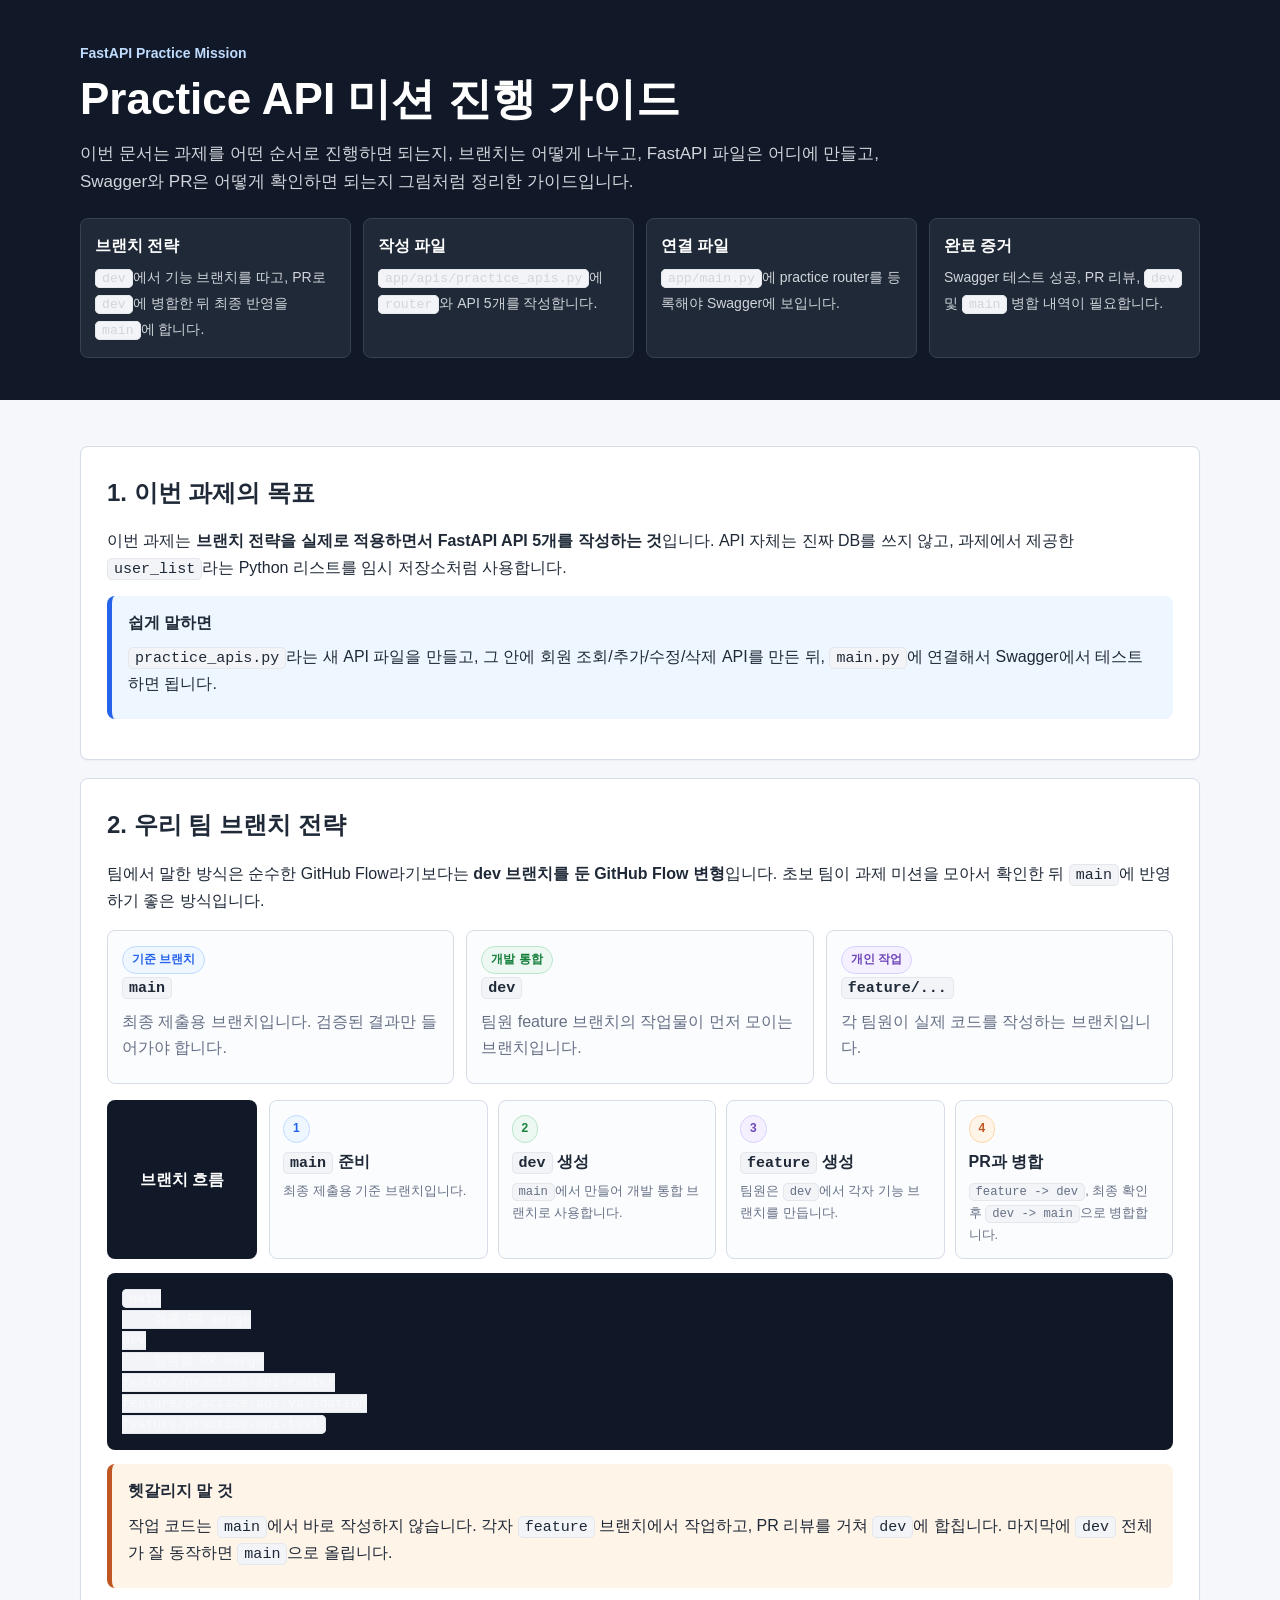
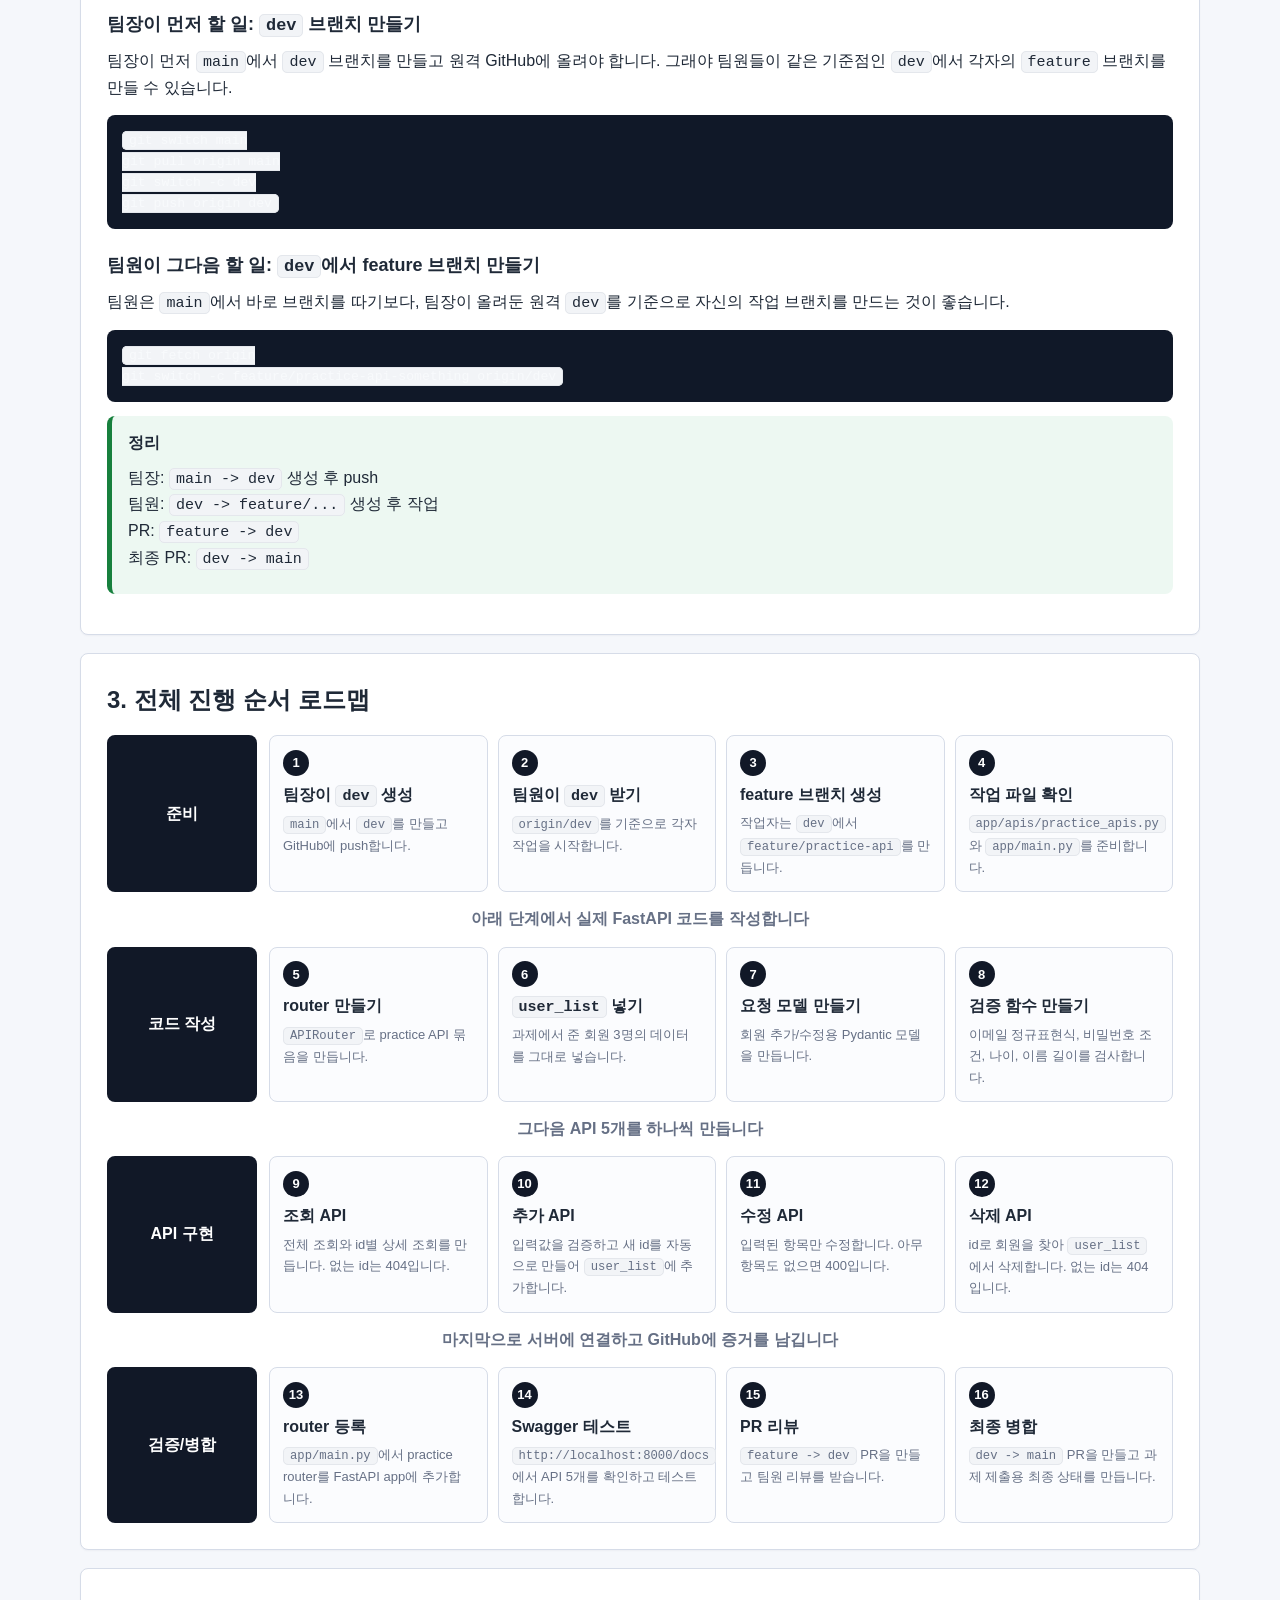
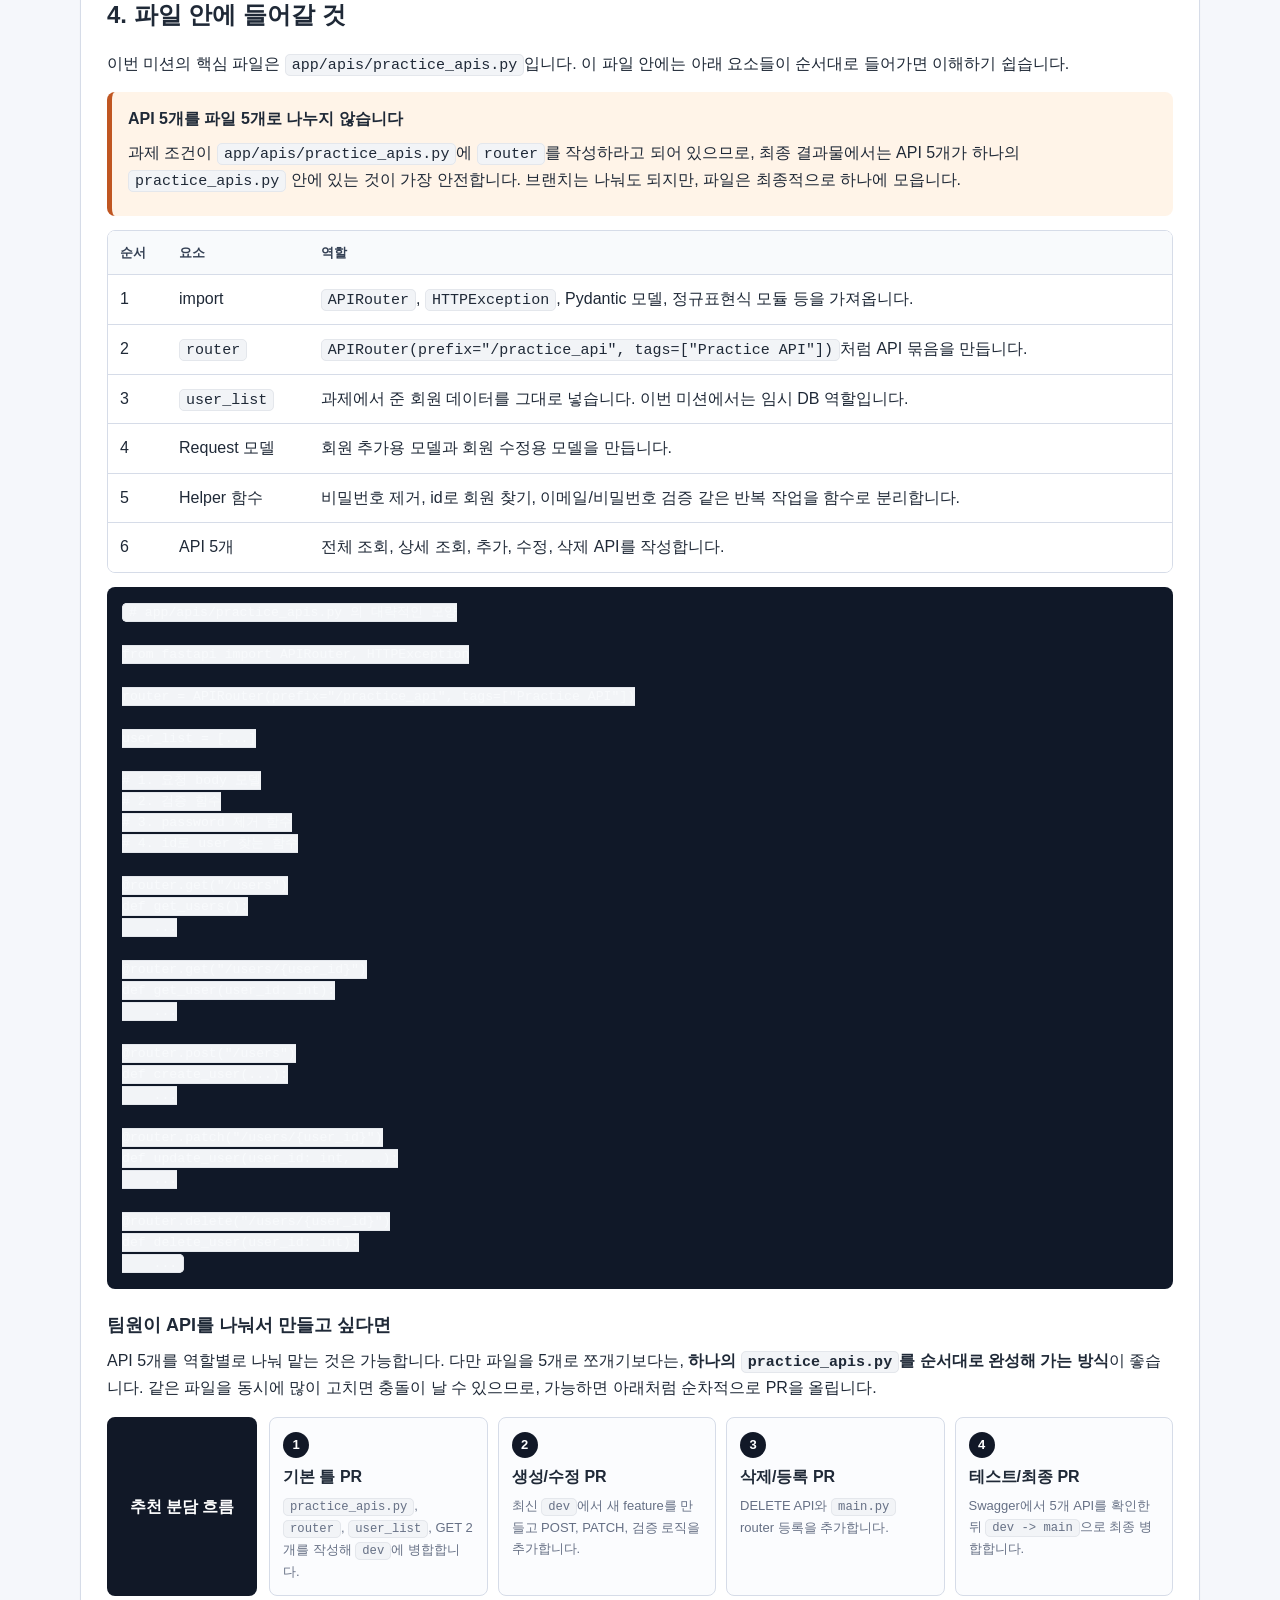
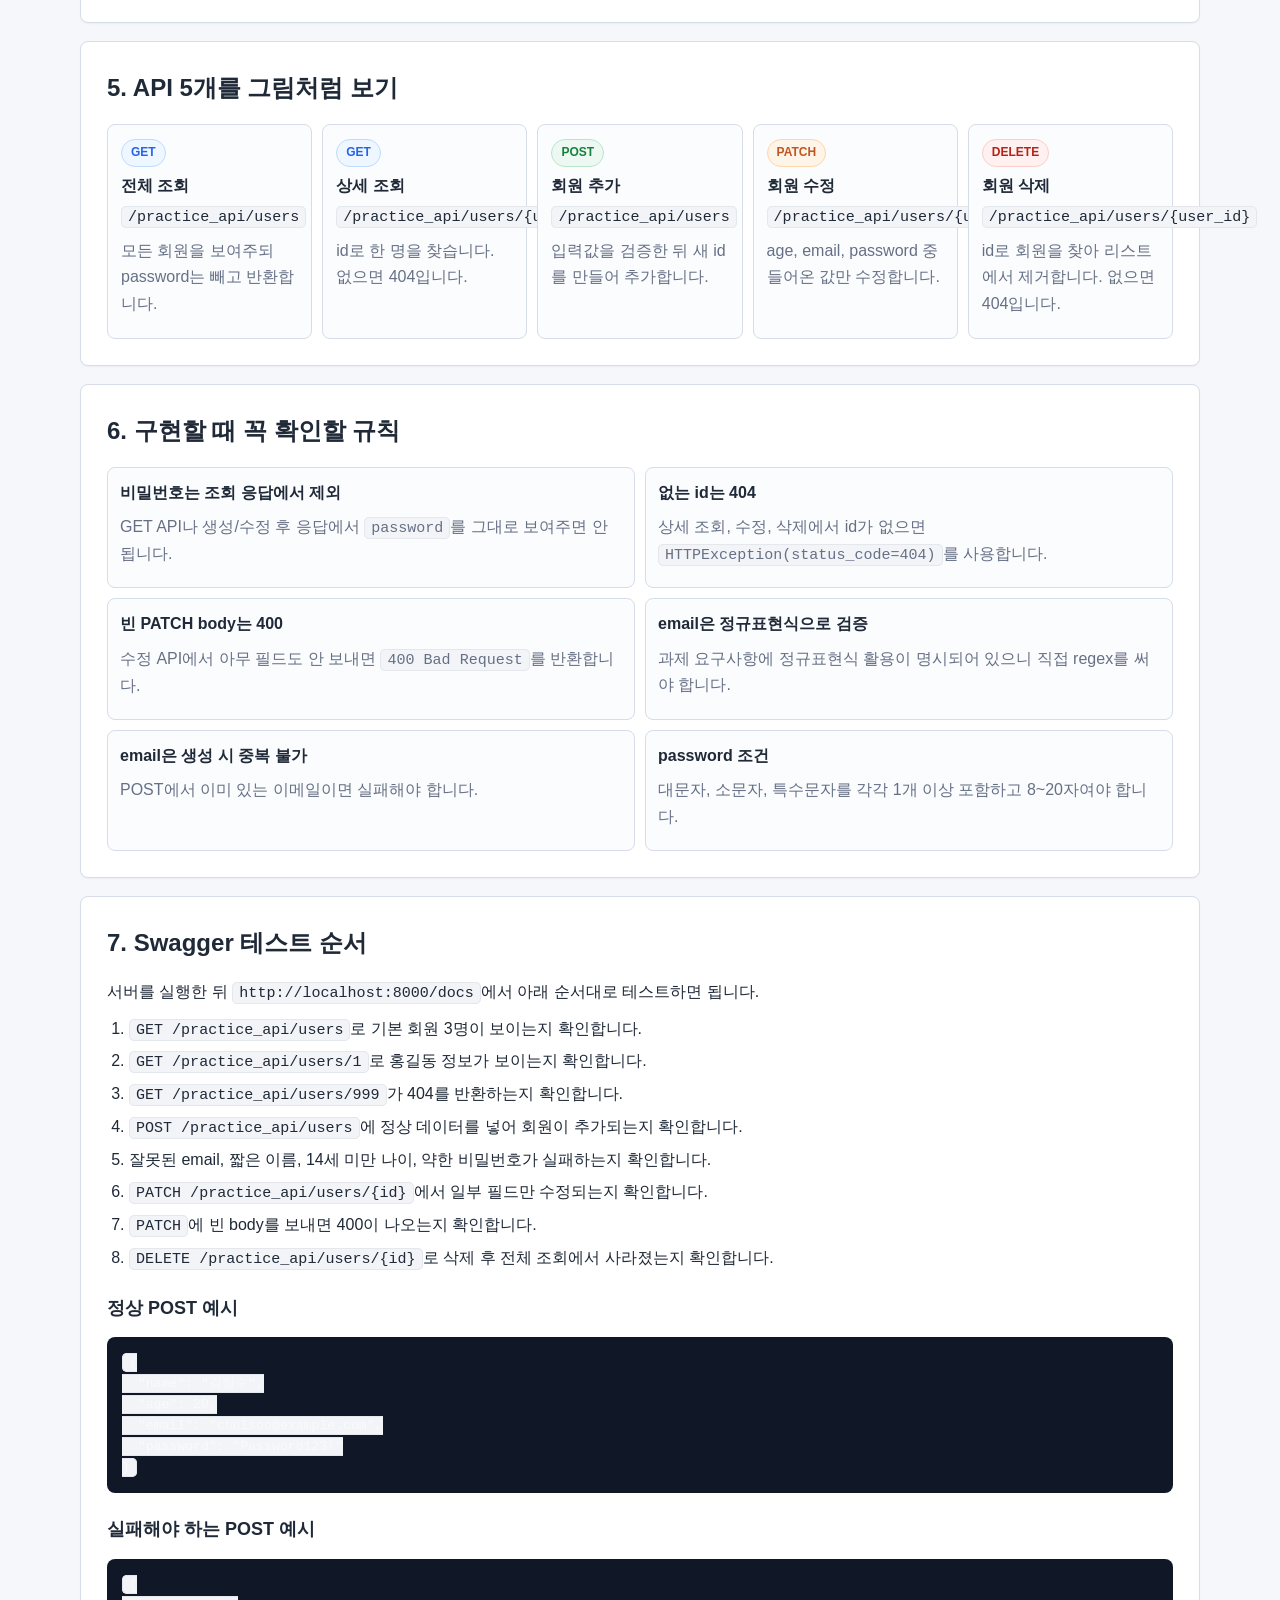
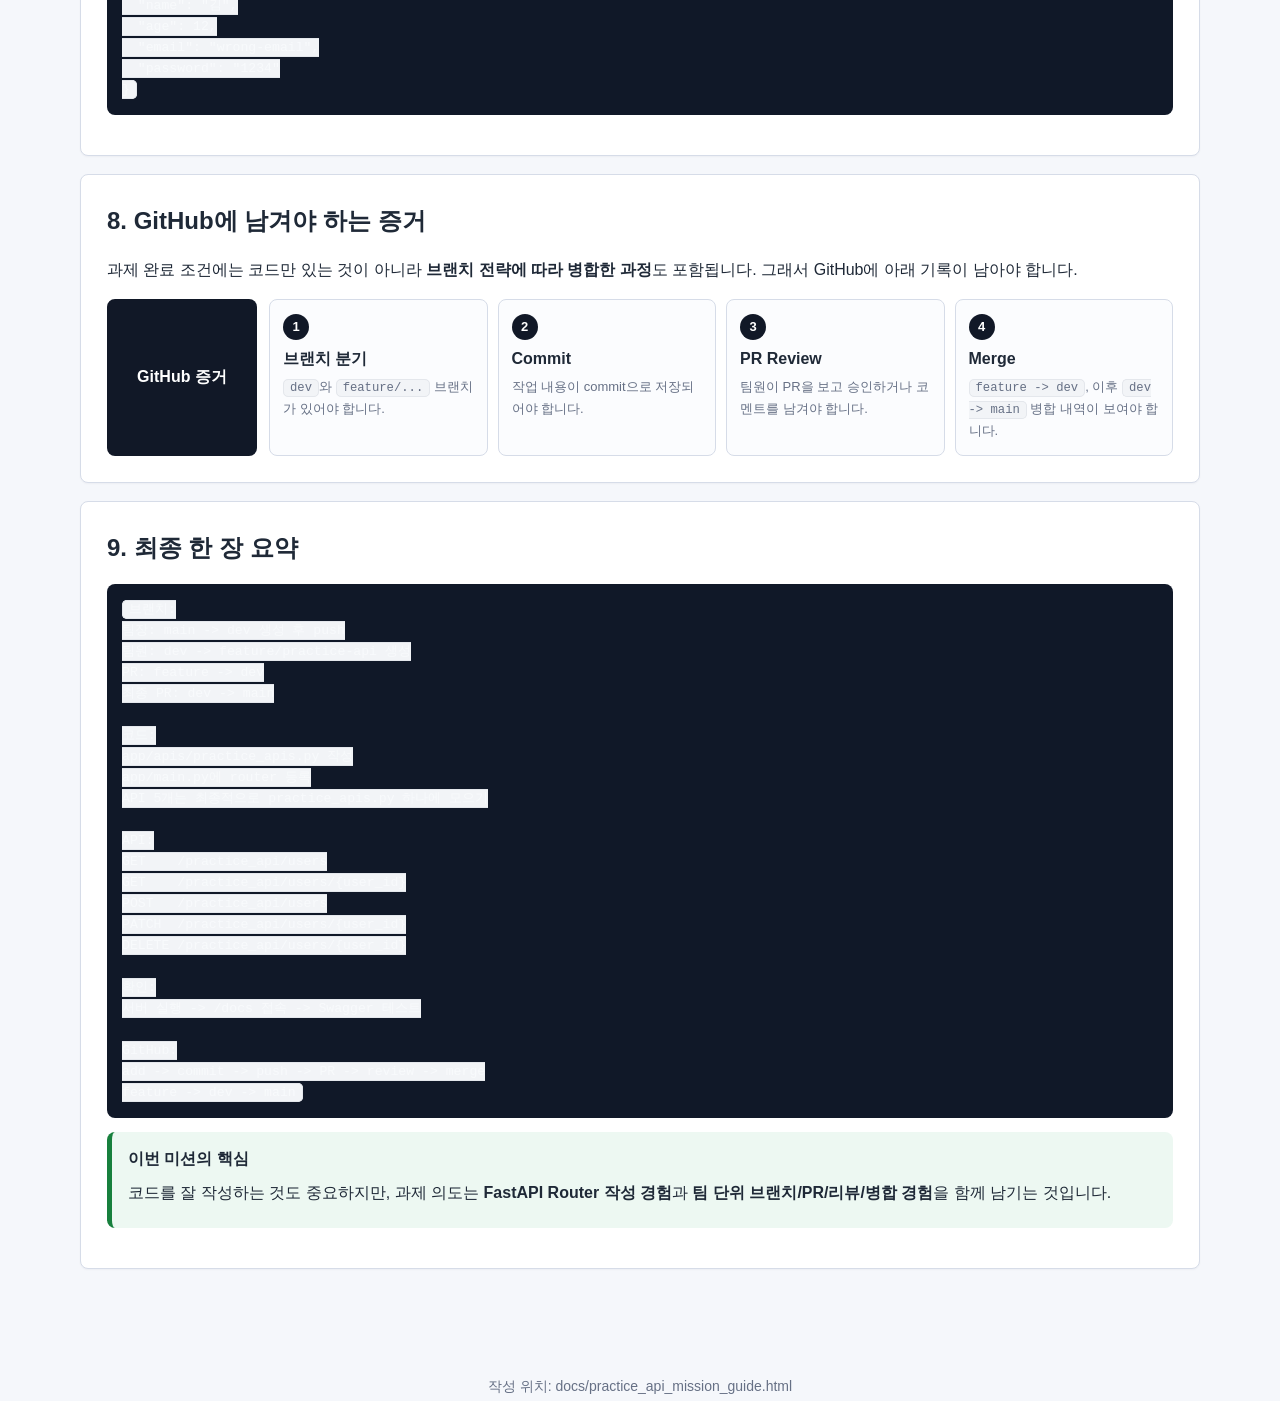
<file: docs/2일차_practice_api_mission_guide.html>
<!DOCTYPE html>
<html lang="ko">
<head>
  <meta charset="UTF-8">
  <meta name="viewport" content="width=device-width, initial-scale=1.0">
  <title>Practice API 미션 진행 가이드</title>
  <style>
    :root {
      --bg: #f5f7fb;
      --paper: #ffffff;
      --ink: #1f2937;
      --muted: #667085;
      --line: #d6dce8;
      --dark: #111827;
      --blue: #2563eb;
      --green: #17803d;
      --orange: #c05621;
      --red: #b42318;
      --violet: #7047b8;
      --sky-soft: #eef6ff;
      --green-soft: #edf8f2;
      --orange-soft: #fff4e8;
      --red-soft: #fff1f0;
      --violet-soft: #f4f0ff;
    }

    * {
      box-sizing: border-box;
    }

    body {
      margin: 0;
      background: var(--bg);
      color: var(--ink);
      font-family: -apple-system, BlinkMacSystemFont, "Segoe UI", sans-serif;
      line-height: 1.65;
    }

    header {
      background: var(--dark);
      color: white;
      padding: 42px 24px;
    }

    header .wrap,
    main {
      width: min(1120px, calc(100% - 40px));
      margin: 0 auto;
    }

    .eyebrow {
      margin: 0 0 8px;
      color: #bfdbfe;
      font-size: 14px;
      font-weight: 800;
    }

    h1 {
      margin: 0;
      font-size: clamp(28px, 4vw, 44px);
      line-height: 1.16;
    }

    header p {
      max-width: 820px;
      color: #d1d5db;
      margin: 16px 0 0;
      font-size: 17px;
    }

    main {
      padding: 28px 0 64px;
    }

    section {
      background: var(--paper);
      border: 1px solid var(--line);
      border-radius: 8px;
      padding: 26px;
      margin: 18px 0;
      box-shadow: 0 1px 2px rgba(16, 24, 40, .04);
    }

    h2 {
      margin: 0 0 16px;
      font-size: 24px;
    }

    h3 {
      margin: 22px 0 8px;
      font-size: 18px;
    }

    p {
      margin: 8px 0;
    }

    code {
      background: #f2f4f7;
      border: 1px solid #e4e7ec;
      border-radius: 5px;
      padding: 1px 6px;
      font-family: ui-monospace, SFMono-Regular, Menlo, Consolas, monospace;
      font-size: .94em;
    }

    pre {
      overflow-x: auto;
      background: #101828;
      color: #f8fafc;
      border-radius: 8px;
      padding: 15px;
      line-height: 1.5;
      font-size: 14px;
    }

    ul,
    ol {
      margin: 10px 0;
      padding-left: 22px;
    }

    li {
      margin: 6px 0;
    }

    .badge {
      display: inline-flex;
      align-items: center;
      border-radius: 999px;
      padding: 3px 9px;
      font-size: 12px;
      font-weight: 800;
      margin-right: 6px;
      border: 1px solid transparent;
    }

    .blue { color: var(--blue); background: var(--sky-soft); border-color: #bfdbfe; }
    .green { color: var(--green); background: var(--green-soft); border-color: #b9e6ca; }
    .orange { color: var(--orange); background: var(--orange-soft); border-color: #fed7aa; }
    .red { color: var(--red); background: var(--red-soft); border-color: #fecdca; }
    .violet { color: var(--violet); background: var(--violet-soft); border-color: #d9d0ff; }

    .summary {
      display: grid;
      grid-template-columns: repeat(4, minmax(0, 1fr));
      gap: 12px;
      margin-top: 22px;
    }

    .summary-card {
      background: #1f2937;
      border: 1px solid #374151;
      border-radius: 8px;
      padding: 14px;
      min-height: 120px;
    }

    .summary-card strong {
      display: block;
      margin-bottom: 4px;
      color: white;
    }

    .summary-card span {
      color: #d1d5db;
      font-size: 14px;
    }

    .callout {
      border-left: 5px solid var(--blue);
      background: var(--sky-soft);
      border-radius: 8px;
      padding: 14px 16px;
      margin: 14px 0;
    }

    .callout.warning {
      border-left-color: var(--orange);
      background: var(--orange-soft);
    }

    .callout.success {
      border-left-color: var(--green);
      background: var(--green-soft);
    }

    .flow-board {
      display: grid;
      grid-template-columns: 1fr;
      gap: 12px;
      margin-top: 16px;
    }

    .flow-row {
      display: grid;
      grid-template-columns: 150px 1fr;
      gap: 12px;
      align-items: stretch;
    }

    .flow-label {
      background: var(--dark);
      color: white;
      border-radius: 8px;
      padding: 12px;
      font-weight: 900;
      display: flex;
      align-items: center;
      justify-content: center;
      text-align: center;
    }

    .flow-track {
      display: grid;
      grid-template-columns: repeat(4, minmax(0, 1fr));
      gap: 10px;
    }

    .step-card {
      border: 1px solid var(--line);
      border-radius: 8px;
      background: #fbfcfe;
      padding: 13px;
      min-height: 125px;
    }

    .step-card strong {
      display: block;
      margin: 6px 0 4px;
    }

    .step-card small {
      color: var(--muted);
      font-size: 13px;
      display: block;
    }

    .num {
      display: inline-grid;
      place-items: center;
      width: 26px;
      height: 26px;
      border-radius: 50%;
      background: var(--dark);
      color: white;
      font-size: 13px;
      font-weight: 900;
    }

    .connector {
      text-align: center;
      color: var(--muted);
      font-weight: 800;
      padding: 2px 0;
    }

    .branch-map {
      display: grid;
      grid-template-columns: 1fr 1fr 1fr;
      gap: 12px;
      align-items: stretch;
      margin-top: 16px;
    }

    .branch-box {
      border: 1px solid var(--line);
      border-radius: 8px;
      padding: 14px;
      background: #fbfcfe;
    }

    .branch-box strong {
      display: block;
      margin-bottom: 5px;
    }

    .merge-arrow {
      display: flex;
      align-items: center;
      justify-content: center;
      color: var(--muted);
      font-weight: 900;
      padding: 8px;
    }

    .api-grid {
      display: grid;
      grid-template-columns: repeat(5, minmax(0, 1fr));
      gap: 10px;
      margin-top: 14px;
    }

    .api-card {
      border: 1px solid var(--line);
      border-radius: 8px;
      background: #fbfcfe;
      padding: 13px;
      min-height: 138px;
    }

    .api-card strong {
      display: block;
      margin: 6px 0 4px;
    }

    .table-wrap {
      overflow-x: auto;
      border: 1px solid var(--line);
      border-radius: 8px;
      margin-top: 12px;
    }

    table {
      width: 100%;
      border-collapse: collapse;
      min-width: 780px;
      background: white;
    }

    th,
    td {
      border-bottom: 1px solid var(--line);
      text-align: left;
      vertical-align: top;
      padding: 11px 12px;
    }

    th {
      background: #f8fafc;
      color: #344054;
      font-size: 13px;
    }

    tr:last-child td {
      border-bottom: 0;
    }

    .checklist {
      display: grid;
      grid-template-columns: 1fr 1fr;
      gap: 10px;
    }

    .check {
      border: 1px solid var(--line);
      border-radius: 8px;
      padding: 12px;
      background: #fbfcfe;
    }

    .check strong {
      display: block;
      margin-bottom: 4px;
    }

    .muted {
      color: var(--muted);
    }

    footer {
      text-align: center;
      color: var(--muted);
      font-size: 14px;
      padding: 24px;
    }

    @media (max-width: 960px) {
      .summary,
      .flow-track,
      .branch-map,
      .api-grid,
      .checklist {
        grid-template-columns: 1fr;
      }

      .flow-row {
        grid-template-columns: 1fr;
      }
    }
  </style>
</head>
<body>
  <header>
    <div class="wrap">
      <p class="eyebrow">FastAPI Practice Mission</p>
      <h1>Practice API 미션 진행 가이드</h1>
      <p>
        이번 문서는 과제를 어떤 순서로 진행하면 되는지, 브랜치는 어떻게 나누고,
        FastAPI 파일은 어디에 만들고, Swagger와 PR은 어떻게 확인하면 되는지 그림처럼 정리한 가이드입니다.
      </p>
      <div class="summary">
        <div class="summary-card">
          <strong>브랜치 전략</strong>
          <span><code>dev</code>에서 기능 브랜치를 따고, PR로 <code>dev</code>에 병합한 뒤 최종 반영을 <code>main</code>에 합니다.</span>
        </div>
        <div class="summary-card">
          <strong>작성 파일</strong>
          <span><code>app/apis/practice_apis.py</code>에 <code>router</code>와 API 5개를 작성합니다.</span>
        </div>
        <div class="summary-card">
          <strong>연결 파일</strong>
          <span><code>app/main.py</code>에 practice router를 등록해야 Swagger에 보입니다.</span>
        </div>
        <div class="summary-card">
          <strong>완료 증거</strong>
          <span>Swagger 테스트 성공, PR 리뷰, <code>dev</code> 및 <code>main</code> 병합 내역이 필요합니다.</span>
        </div>
      </div>
    </div>
  </header>

  <main>
    <section>
      <h2>1. 이번 과제의 목표</h2>
      <p>
        이번 과제는 <strong>브랜치 전략을 실제로 적용하면서 FastAPI API 5개를 작성하는 것</strong>입니다.
        API 자체는 진짜 DB를 쓰지 않고, 과제에서 제공한 <code>user_list</code>라는 Python 리스트를 임시 저장소처럼 사용합니다.
      </p>
      <div class="callout">
        <strong>쉽게 말하면</strong>
        <p>
          <code>practice_apis.py</code>라는 새 API 파일을 만들고, 그 안에 회원 조회/추가/수정/삭제 API를 만든 뒤,
          <code>main.py</code>에 연결해서 Swagger에서 테스트하면 됩니다.
        </p>
      </div>
    </section>

    <section>
      <h2>2. 우리 팀 브랜치 전략</h2>
      <p>
        팀에서 말한 방식은 순수한 GitHub Flow라기보다는 <strong>dev 브랜치를 둔 GitHub Flow 변형</strong>입니다.
        초보 팀이 과제 미션을 모아서 확인한 뒤 <code>main</code>에 반영하기 좋은 방식입니다.
      </p>

      <div class="branch-map" aria-label="브랜치 전략 그림">
        <div class="branch-box">
          <span class="badge blue">기준 브랜치</span>
          <strong><code>main</code></strong>
          <p class="muted">최종 제출용 브랜치입니다. 검증된 결과만 들어가야 합니다.</p>
        </div>
        <div class="branch-box">
          <span class="badge green">개발 통합</span>
          <strong><code>dev</code></strong>
          <p class="muted">팀원 feature 브랜치의 작업물이 먼저 모이는 브랜치입니다.</p>
        </div>
        <div class="branch-box">
          <span class="badge violet">개인 작업</span>
          <strong><code>feature/...</code></strong>
          <p class="muted">각 팀원이 실제 코드를 작성하는 브랜치입니다.</p>
        </div>
      </div>

      <div class="flow-board">
        <div class="flow-row">
          <div class="flow-label">브랜치 흐름</div>
          <div class="flow-track">
            <div class="step-card">
              <span class="badge blue">1</span>
              <strong><code>main</code> 준비</strong>
              <small>최종 제출용 기준 브랜치입니다.</small>
            </div>
            <div class="step-card">
              <span class="badge green">2</span>
              <strong><code>dev</code> 생성</strong>
              <small><code>main</code>에서 만들어 개발 통합 브랜치로 사용합니다.</small>
            </div>
            <div class="step-card">
              <span class="badge violet">3</span>
              <strong><code>feature</code> 생성</strong>
              <small>팀원은 <code>dev</code>에서 각자 기능 브랜치를 만듭니다.</small>
            </div>
            <div class="step-card">
              <span class="badge orange">4</span>
              <strong>PR과 병합</strong>
              <small><code>feature -> dev</code>, 최종 확인 후 <code>dev -> main</code>으로 병합합니다.</small>
            </div>
          </div>
        </div>
      </div>

      <pre><code>main
  ↑ 최종 PR merge
dev
  ↑ 팀원별 PR merge
feature/practice-api-router
feature/practice-api-validation
feature/practice-api-test</code></pre>

      <div class="callout warning">
        <strong>헷갈리지 말 것</strong>
        <p>
          작업 코드는 <code>main</code>에서 바로 작성하지 않습니다. 각자 <code>feature</code> 브랜치에서 작업하고,
          PR 리뷰를 거쳐 <code>dev</code>에 합칩니다. 마지막에 <code>dev</code> 전체가 잘 동작하면 <code>main</code>으로 올립니다.
        </p>
      </div>

      <h3>팀장이 먼저 할 일: <code>dev</code> 브랜치 만들기</h3>
      <p>
        팀장이 먼저 <code>main</code>에서 <code>dev</code> 브랜치를 만들고 원격 GitHub에 올려야 합니다.
        그래야 팀원들이 같은 기준점인 <code>dev</code>에서 각자의 <code>feature</code> 브랜치를 만들 수 있습니다.
      </p>
      <pre><code>git switch main
git pull origin main
git switch -c dev
git push origin dev</code></pre>

      <h3>팀원이 그다음 할 일: <code>dev</code>에서 feature 브랜치 만들기</h3>
      <p>
        팀원은 <code>main</code>에서 바로 브랜치를 따기보다, 팀장이 올려둔 원격 <code>dev</code>를 기준으로
        자신의 작업 브랜치를 만드는 것이 좋습니다.
      </p>
      <pre><code>git fetch origin
git switch -c feature/practice-api-something origin/dev</code></pre>

      <div class="callout success">
        <strong>정리</strong>
        <p>
          팀장: <code>main -> dev</code> 생성 후 push<br>
          팀원: <code>dev -> feature/...</code> 생성 후 작업<br>
          PR: <code>feature -> dev</code><br>
          최종 PR: <code>dev -> main</code>
        </p>
      </div>
    </section>

    <section>
      <h2>3. 전체 진행 순서 로드맵</h2>
      <div class="flow-board">
        <div class="flow-row">
          <div class="flow-label">준비</div>
          <div class="flow-track">
            <div class="step-card">
              <span class="num">1</span>
              <strong>팀장이 <code>dev</code> 생성</strong>
              <small><code>main</code>에서 <code>dev</code>를 만들고 GitHub에 push합니다.</small>
            </div>
            <div class="step-card">
              <span class="num">2</span>
              <strong>팀원이 <code>dev</code> 받기</strong>
              <small><code>origin/dev</code>를 기준으로 각자 작업을 시작합니다.</small>
            </div>
            <div class="step-card">
              <span class="num">3</span>
              <strong>feature 브랜치 생성</strong>
              <small>작업자는 <code>dev</code>에서 <code>feature/practice-api</code>를 만듭니다.</small>
            </div>
            <div class="step-card">
              <span class="num">4</span>
              <strong>작업 파일 확인</strong>
              <small><code>app/apis/practice_apis.py</code>와 <code>app/main.py</code>를 준비합니다.</small>
            </div>
          </div>
        </div>

        <div class="connector">아래 단계에서 실제 FastAPI 코드를 작성합니다</div>

        <div class="flow-row">
          <div class="flow-label">코드 작성</div>
          <div class="flow-track">
            <div class="step-card">
              <span class="num">5</span>
              <strong>router 만들기</strong>
              <small><code>APIRouter</code>로 practice API 묶음을 만듭니다.</small>
            </div>
            <div class="step-card">
              <span class="num">6</span>
              <strong><code>user_list</code> 넣기</strong>
              <small>과제에서 준 회원 3명의 데이터를 그대로 넣습니다.</small>
            </div>
            <div class="step-card">
              <span class="num">7</span>
              <strong>요청 모델 만들기</strong>
              <small>회원 추가/수정용 Pydantic 모델을 만듭니다.</small>
            </div>
            <div class="step-card">
              <span class="num">8</span>
              <strong>검증 함수 만들기</strong>
              <small>이메일 정규표현식, 비밀번호 조건, 나이, 이름 길이를 검사합니다.</small>
            </div>
          </div>
        </div>

        <div class="connector">그다음 API 5개를 하나씩 만듭니다</div>

        <div class="flow-row">
          <div class="flow-label">API 구현</div>
          <div class="flow-track">
            <div class="step-card">
              <span class="num">9</span>
              <strong>조회 API</strong>
              <small>전체 조회와 id별 상세 조회를 만듭니다. 없는 id는 404입니다.</small>
            </div>
            <div class="step-card">
              <span class="num">10</span>
              <strong>추가 API</strong>
              <small>입력값을 검증하고 새 id를 자동으로 만들어 <code>user_list</code>에 추가합니다.</small>
            </div>
            <div class="step-card">
              <span class="num">11</span>
              <strong>수정 API</strong>
              <small>입력된 항목만 수정합니다. 아무 항목도 없으면 400입니다.</small>
            </div>
            <div class="step-card">
              <span class="num">12</span>
              <strong>삭제 API</strong>
              <small>id로 회원을 찾아 <code>user_list</code>에서 삭제합니다. 없는 id는 404입니다.</small>
            </div>
          </div>
        </div>

        <div class="connector">마지막으로 서버에 연결하고 GitHub에 증거를 남깁니다</div>

        <div class="flow-row">
          <div class="flow-label">검증/병합</div>
          <div class="flow-track">
            <div class="step-card">
              <span class="num">13</span>
              <strong>router 등록</strong>
              <small><code>app/main.py</code>에서 practice router를 FastAPI app에 추가합니다.</small>
            </div>
            <div class="step-card">
              <span class="num">14</span>
              <strong>Swagger 테스트</strong>
              <small><code>http://localhost:8000/docs</code>에서 API 5개를 확인하고 테스트합니다.</small>
            </div>
            <div class="step-card">
              <span class="num">15</span>
              <strong>PR 리뷰</strong>
              <small><code>feature -> dev</code> PR을 만들고 팀원 리뷰를 받습니다.</small>
            </div>
            <div class="step-card">
              <span class="num">16</span>
              <strong>최종 병합</strong>
              <small><code>dev -> main</code> PR을 만들고 과제 제출용 최종 상태를 만듭니다.</small>
            </div>
          </div>
        </div>
      </div>
    </section>

    <section>
      <h2>4. 파일 안에 들어갈 것</h2>
      <p>
        이번 미션의 핵심 파일은 <code>app/apis/practice_apis.py</code>입니다.
        이 파일 안에는 아래 요소들이 순서대로 들어가면 이해하기 쉽습니다.
      </p>
      <div class="callout warning">
        <strong>API 5개를 파일 5개로 나누지 않습니다</strong>
        <p>
          과제 조건이 <code>app/apis/practice_apis.py</code>에 <code>router</code>를 작성하라고 되어 있으므로,
          최종 결과물에서는 API 5개가 하나의 <code>practice_apis.py</code> 안에 있는 것이 가장 안전합니다.
          브랜치는 나눠도 되지만, 파일은 최종적으로 하나에 모읍니다.
        </p>
      </div>
      <div class="table-wrap">
        <table>
          <thead>
            <tr>
              <th>순서</th>
              <th>요소</th>
              <th>역할</th>
            </tr>
          </thead>
          <tbody>
            <tr>
              <td>1</td>
              <td>import</td>
              <td><code>APIRouter</code>, <code>HTTPException</code>, Pydantic 모델, 정규표현식 모듈 등을 가져옵니다.</td>
            </tr>
            <tr>
              <td>2</td>
              <td><code>router</code></td>
              <td><code>APIRouter(prefix="/practice_api", tags=["Practice API"])</code>처럼 API 묶음을 만듭니다.</td>
            </tr>
            <tr>
              <td>3</td>
              <td><code>user_list</code></td>
              <td>과제에서 준 회원 데이터를 그대로 넣습니다. 이번 미션에서는 임시 DB 역할입니다.</td>
            </tr>
            <tr>
              <td>4</td>
              <td>Request 모델</td>
              <td>회원 추가용 모델과 회원 수정용 모델을 만듭니다.</td>
            </tr>
            <tr>
              <td>5</td>
              <td>Helper 함수</td>
              <td>비밀번호 제거, id로 회원 찾기, 이메일/비밀번호 검증 같은 반복 작업을 함수로 분리합니다.</td>
            </tr>
            <tr>
              <td>6</td>
              <td>API 5개</td>
              <td>전체 조회, 상세 조회, 추가, 수정, 삭제 API를 작성합니다.</td>
            </tr>
          </tbody>
        </table>
      </div>

      <pre><code># app/apis/practice_apis.py 의 대략적인 모양

from fastapi import APIRouter, HTTPException

router = APIRouter(prefix="/practice_api", tags=["Practice API"])

user_list = [...]

# 1. 요청 body 모델
# 2. 검증 함수
# 3. password 제거 함수
# 4. id로 user 찾는 함수

@router.get("/users")
def get_users():
    ...

@router.get("/users/{user_id}")
def get_user(user_id: int):
    ...

@router.post("/users")
def create_user(...):
    ...

@router.patch("/users/{user_id}")
def update_user(user_id: int, ...):
    ...

@router.delete("/users/{user_id}")
def delete_user(user_id: int):
    ...</code></pre>

      <h3>팀원이 API를 나눠서 만들고 싶다면</h3>
      <p>
        API 5개를 역할별로 나눠 맡는 것은 가능합니다. 다만 파일을 5개로 쪼개기보다는,
        <strong>하나의 <code>practice_apis.py</code>를 순서대로 완성해 가는 방식</strong>이 좋습니다.
        같은 파일을 동시에 많이 고치면 충돌이 날 수 있으므로, 가능하면 아래처럼 순차적으로 PR을 올립니다.
      </p>
      <div class="flow-board">
        <div class="flow-row">
          <div class="flow-label">추천 분담 흐름</div>
          <div class="flow-track">
            <div class="step-card">
              <span class="num">1</span>
              <strong>기본 틀 PR</strong>
              <small><code>practice_apis.py</code>, <code>router</code>, <code>user_list</code>, GET 2개를 작성해 <code>dev</code>에 병합합니다.</small>
            </div>
            <div class="step-card">
              <span class="num">2</span>
              <strong>생성/수정 PR</strong>
              <small>최신 <code>dev</code>에서 새 feature를 만들고 POST, PATCH, 검증 로직을 추가합니다.</small>
            </div>
            <div class="step-card">
              <span class="num">3</span>
              <strong>삭제/등록 PR</strong>
              <small>DELETE API와 <code>main.py</code> router 등록을 추가합니다.</small>
            </div>
            <div class="step-card">
              <span class="num">4</span>
              <strong>테스트/최종 PR</strong>
              <small>Swagger에서 5개 API를 확인한 뒤 <code>dev -> main</code>으로 최종 병합합니다.</small>
            </div>
          </div>
        </div>
      </div>
    </section>

    <section>
      <h2>5. API 5개를 그림처럼 보기</h2>
      <div class="api-grid">
        <div class="api-card">
          <span class="badge blue">GET</span>
          <strong>전체 조회</strong>
          <code>/practice_api/users</code>
          <p class="muted">모든 회원을 보여주되 password는 빼고 반환합니다.</p>
        </div>
        <div class="api-card">
          <span class="badge blue">GET</span>
          <strong>상세 조회</strong>
          <code>/practice_api/users/{user_id}</code>
          <p class="muted">id로 한 명을 찾습니다. 없으면 404입니다.</p>
        </div>
        <div class="api-card">
          <span class="badge green">POST</span>
          <strong>회원 추가</strong>
          <code>/practice_api/users</code>
          <p class="muted">입력값을 검증한 뒤 새 id를 만들어 추가합니다.</p>
        </div>
        <div class="api-card">
          <span class="badge orange">PATCH</span>
          <strong>회원 수정</strong>
          <code>/practice_api/users/{user_id}</code>
          <p class="muted">age, email, password 중 들어온 값만 수정합니다.</p>
        </div>
        <div class="api-card">
          <span class="badge red">DELETE</span>
          <strong>회원 삭제</strong>
          <code>/practice_api/users/{user_id}</code>
          <p class="muted">id로 회원을 찾아 리스트에서 제거합니다. 없으면 404입니다.</p>
        </div>
      </div>
    </section>

    <section>
      <h2>6. 구현할 때 꼭 확인할 규칙</h2>
      <div class="checklist">
        <div class="check">
          <strong>비밀번호는 조회 응답에서 제외</strong>
          <p class="muted">GET API나 생성/수정 후 응답에서 <code>password</code>를 그대로 보여주면 안 됩니다.</p>
        </div>
        <div class="check">
          <strong>없는 id는 404</strong>
          <p class="muted">상세 조회, 수정, 삭제에서 id가 없으면 <code>HTTPException(status_code=404)</code>를 사용합니다.</p>
        </div>
        <div class="check">
          <strong>빈 PATCH body는 400</strong>
          <p class="muted">수정 API에서 아무 필드도 안 보내면 <code>400 Bad Request</code>를 반환합니다.</p>
        </div>
        <div class="check">
          <strong>email은 정규표현식으로 검증</strong>
          <p class="muted">과제 요구사항에 정규표현식 활용이 명시되어 있으니 직접 regex를 써야 합니다.</p>
        </div>
        <div class="check">
          <strong>email은 생성 시 중복 불가</strong>
          <p class="muted">POST에서 이미 있는 이메일이면 실패해야 합니다.</p>
        </div>
        <div class="check">
          <strong>password 조건</strong>
          <p class="muted">대문자, 소문자, 특수문자를 각각 1개 이상 포함하고 8~20자여야 합니다.</p>
        </div>
      </div>
    </section>

    <section>
      <h2>7. Swagger 테스트 순서</h2>
      <p>
        서버를 실행한 뒤 <code>http://localhost:8000/docs</code>에서 아래 순서대로 테스트하면 됩니다.
      </p>
      <ol>
        <li><code>GET /practice_api/users</code>로 기본 회원 3명이 보이는지 확인합니다.</li>
        <li><code>GET /practice_api/users/1</code>로 홍길동 정보가 보이는지 확인합니다.</li>
        <li><code>GET /practice_api/users/999</code>가 404를 반환하는지 확인합니다.</li>
        <li><code>POST /practice_api/users</code>에 정상 데이터를 넣어 회원이 추가되는지 확인합니다.</li>
        <li>잘못된 email, 짧은 이름, 14세 미만 나이, 약한 비밀번호가 실패하는지 확인합니다.</li>
        <li><code>PATCH /practice_api/users/{id}</code>에서 일부 필드만 수정되는지 확인합니다.</li>
        <li><code>PATCH</code>에 빈 body를 보내면 400이 나오는지 확인합니다.</li>
        <li><code>DELETE /practice_api/users/{id}</code>로 삭제 후 전체 조회에서 사라졌는지 확인합니다.</li>
      </ol>

      <h3>정상 POST 예시</h3>
      <pre><code>{
  "name": "김철수",
  "age": 20,
  "email": "chulsoo@example.com",
  "password": "Password123!"
}</code></pre>

      <h3>실패해야 하는 POST 예시</h3>
      <pre><code>{
  "name": "김",
  "age": 12,
  "email": "wrong-email",
  "password": "1234"
}</code></pre>
    </section>

    <section>
      <h2>8. GitHub에 남겨야 하는 증거</h2>
      <p>
        과제 완료 조건에는 코드만 있는 것이 아니라 <strong>브랜치 전략에 따라 병합한 과정</strong>도 포함됩니다.
        그래서 GitHub에 아래 기록이 남아야 합니다.
      </p>
      <div class="flow-board">
        <div class="flow-row">
          <div class="flow-label">GitHub 증거</div>
          <div class="flow-track">
            <div class="step-card">
              <span class="num">1</span>
              <strong>브랜치 분기</strong>
              <small><code>dev</code>와 <code>feature/...</code> 브랜치가 있어야 합니다.</small>
            </div>
            <div class="step-card">
              <span class="num">2</span>
              <strong>Commit</strong>
              <small>작업 내용이 commit으로 저장되어야 합니다.</small>
            </div>
            <div class="step-card">
              <span class="num">3</span>
              <strong>PR Review</strong>
              <small>팀원이 PR을 보고 승인하거나 코멘트를 남겨야 합니다.</small>
            </div>
            <div class="step-card">
              <span class="num">4</span>
              <strong>Merge</strong>
              <small><code>feature -> dev</code>, 이후 <code>dev -> main</code> 병합 내역이 보여야 합니다.</small>
            </div>
          </div>
        </div>
      </div>
    </section>

    <section>
      <h2>9. 최종 한 장 요약</h2>
      <pre><code>브랜치:
팀장: main -> dev 생성 후 push
팀원: dev -> feature/practice-api 생성
PR: feature -> dev
최종 PR: dev -> main

코드:
app/apis/practice_apis.py 작성
app/main.py에 router 등록
API 5개는 최종적으로 practice_apis.py 하나에 모으기

API:
GET    /practice_api/users
GET    /practice_api/users/{user_id}
POST   /practice_api/users
PATCH  /practice_api/users/{user_id}
DELETE /practice_api/users/{user_id}

확인:
서버 실행 -> /docs 접속 -> Swagger 테스트

GitHub:
add -> commit -> push -> PR -> review -> merge
feature -> dev -> main</code></pre>
      <div class="callout success">
        <strong>이번 미션의 핵심</strong>
        <p>
          코드를 잘 작성하는 것도 중요하지만, 과제 의도는 <strong>FastAPI Router 작성 경험</strong>과
          <strong>팀 단위 브랜치/PR/리뷰/병합 경험</strong>을 함께 남기는 것입니다.
        </p>
      </div>
    </section>
  </main>

  <footer>
    작성 위치: docs/practice_api_mission_guide.html
  </footer>
</body>
</html>
</file>
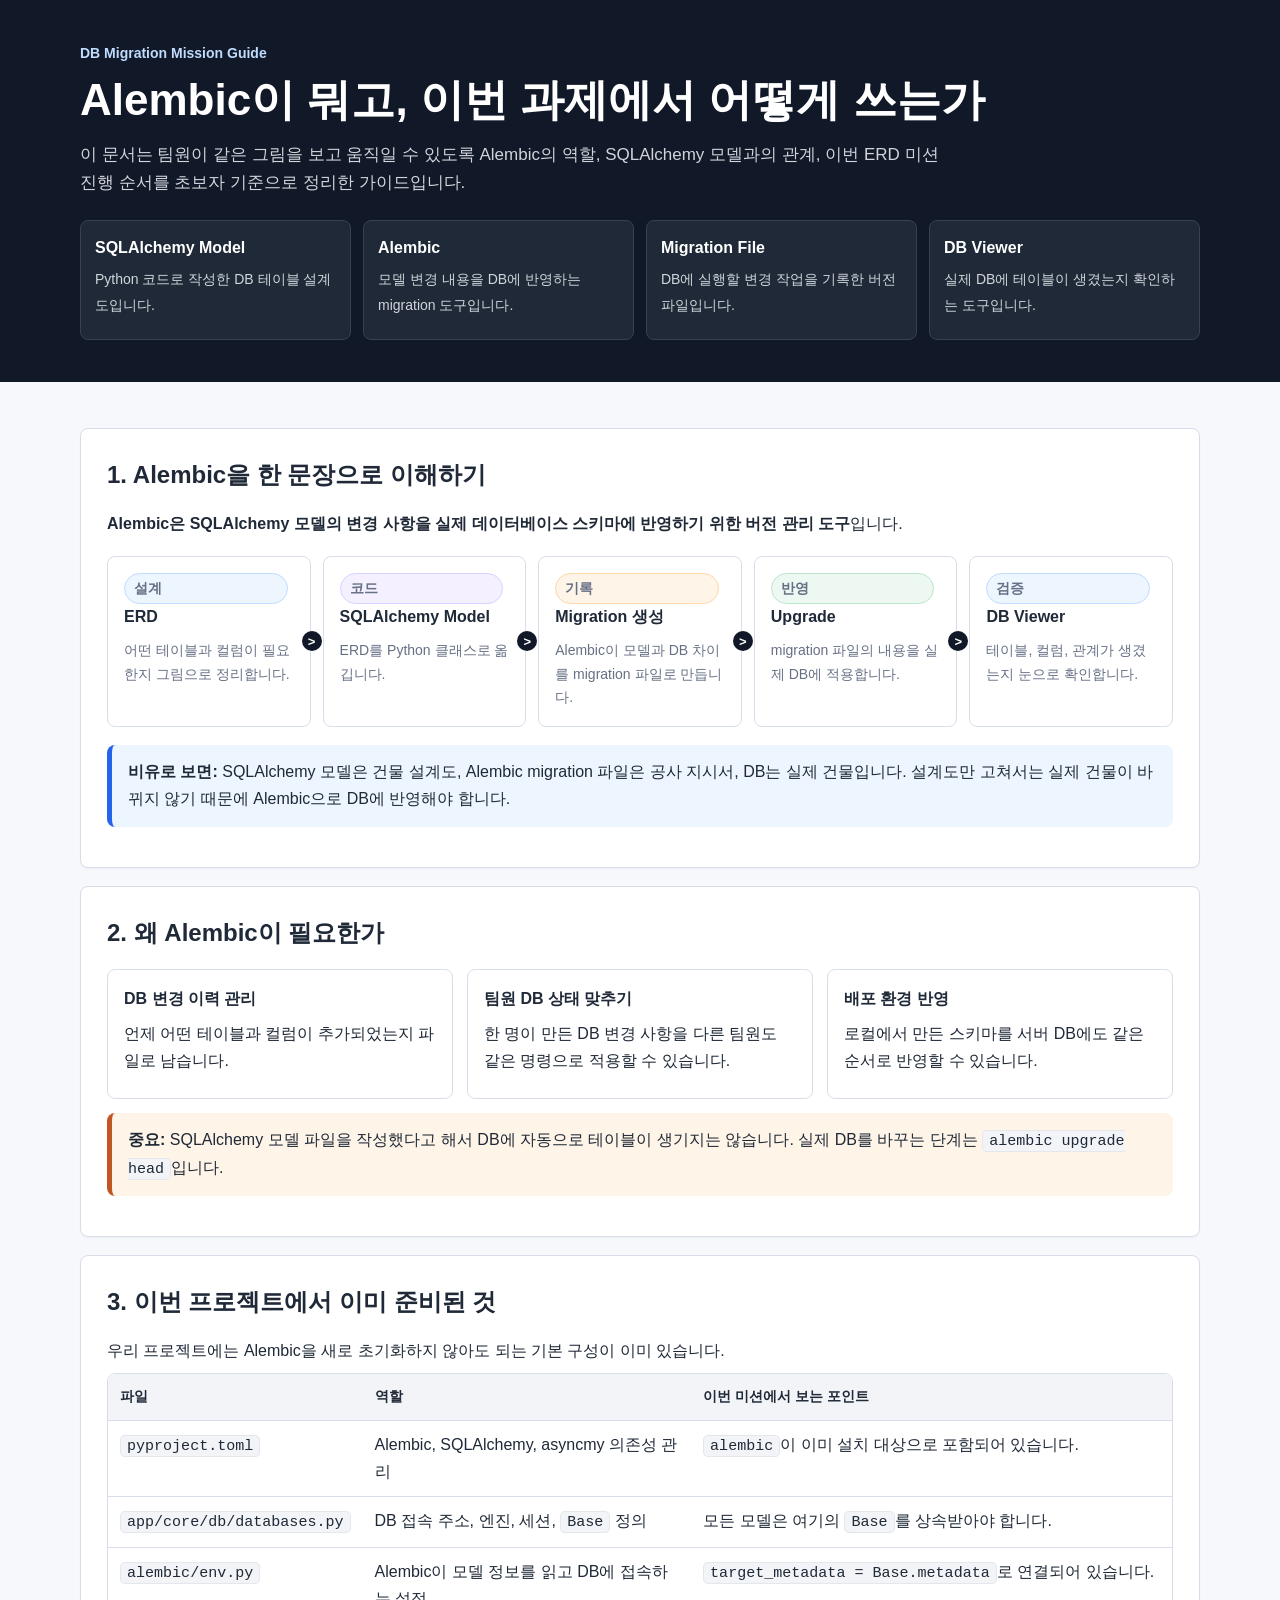
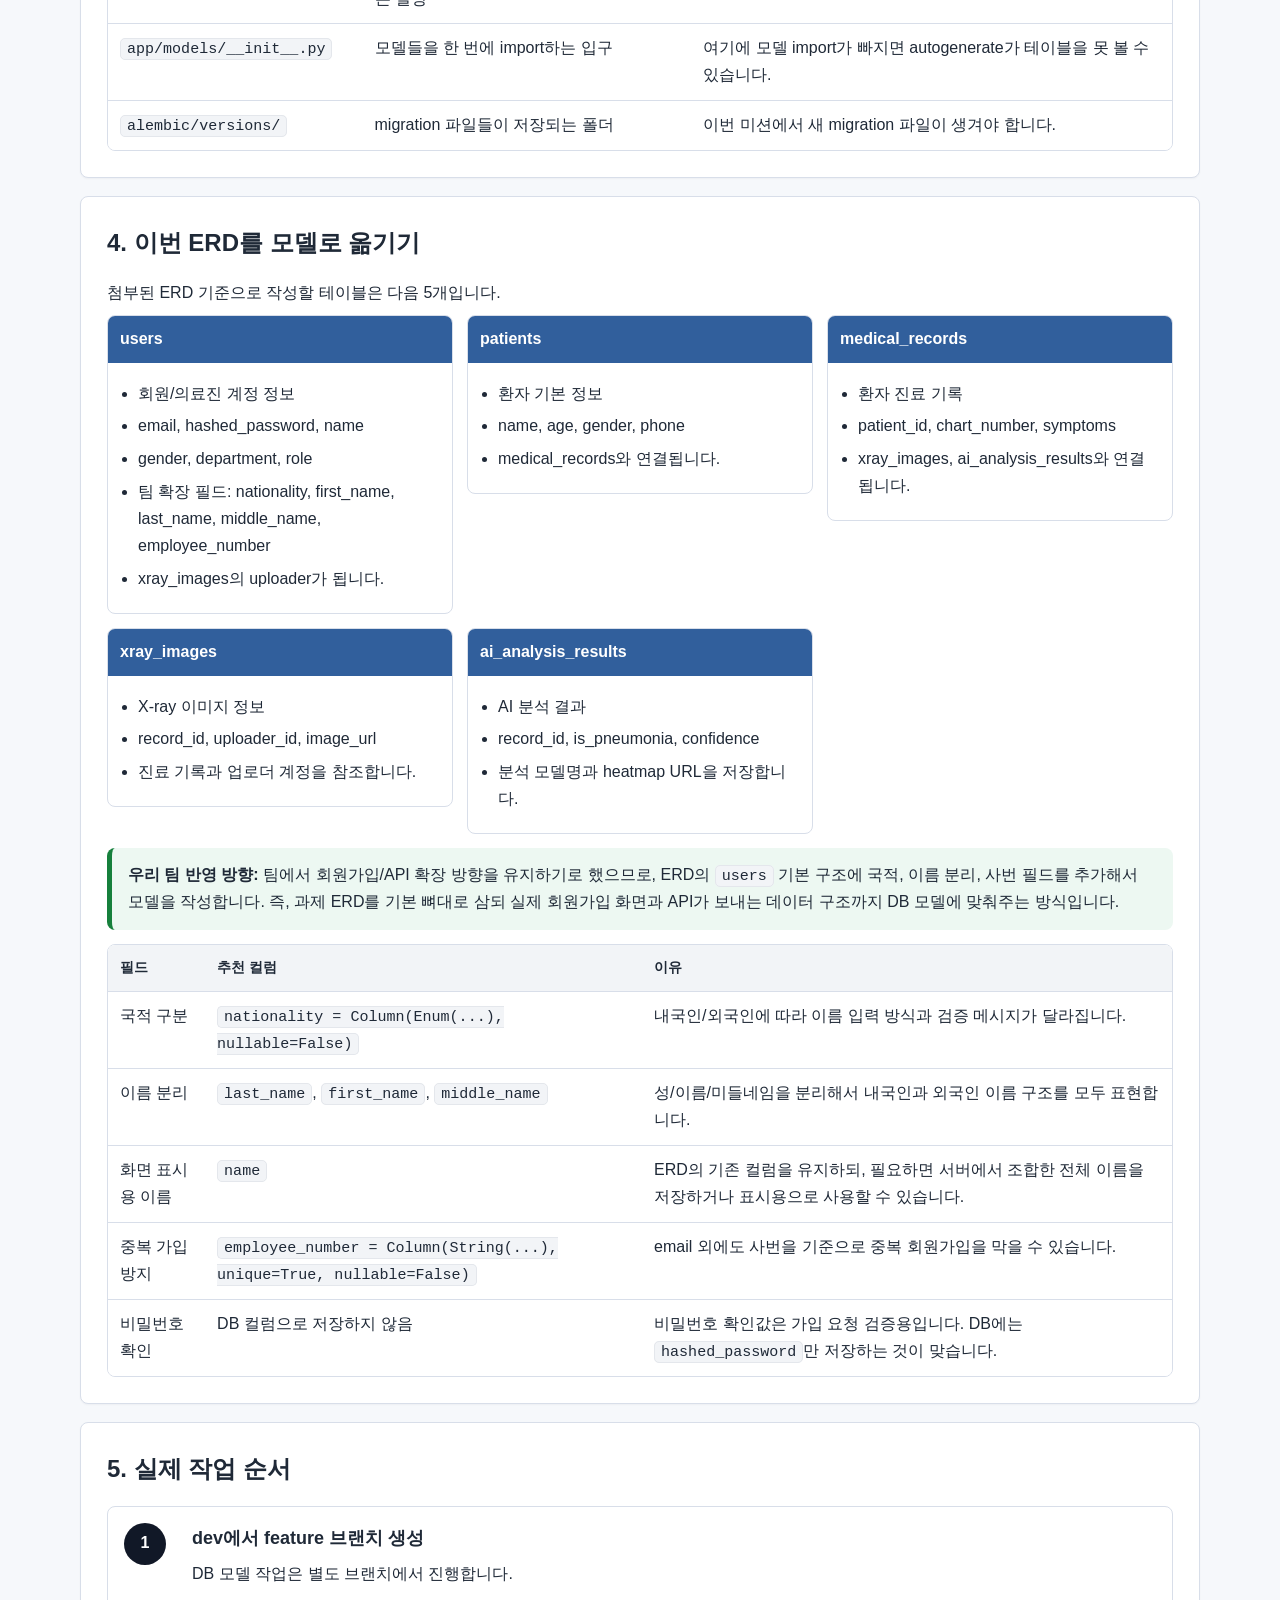
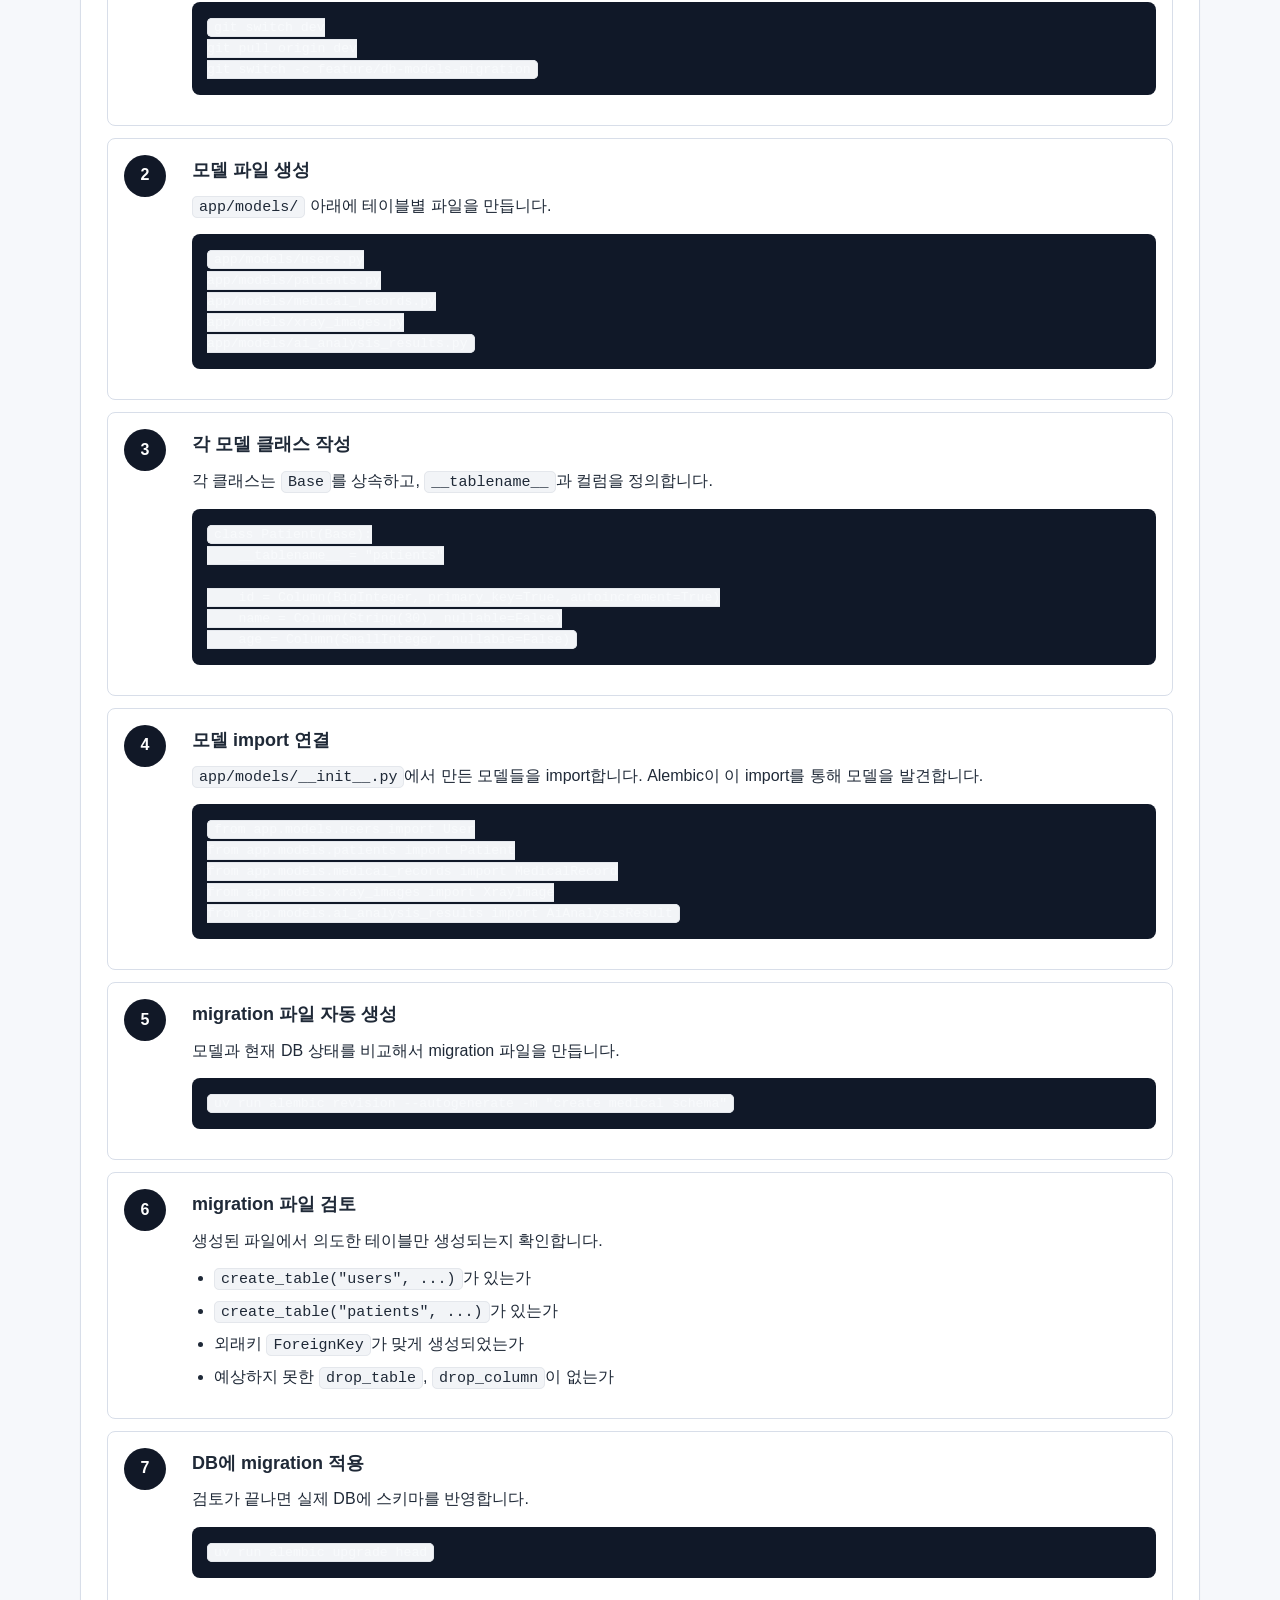
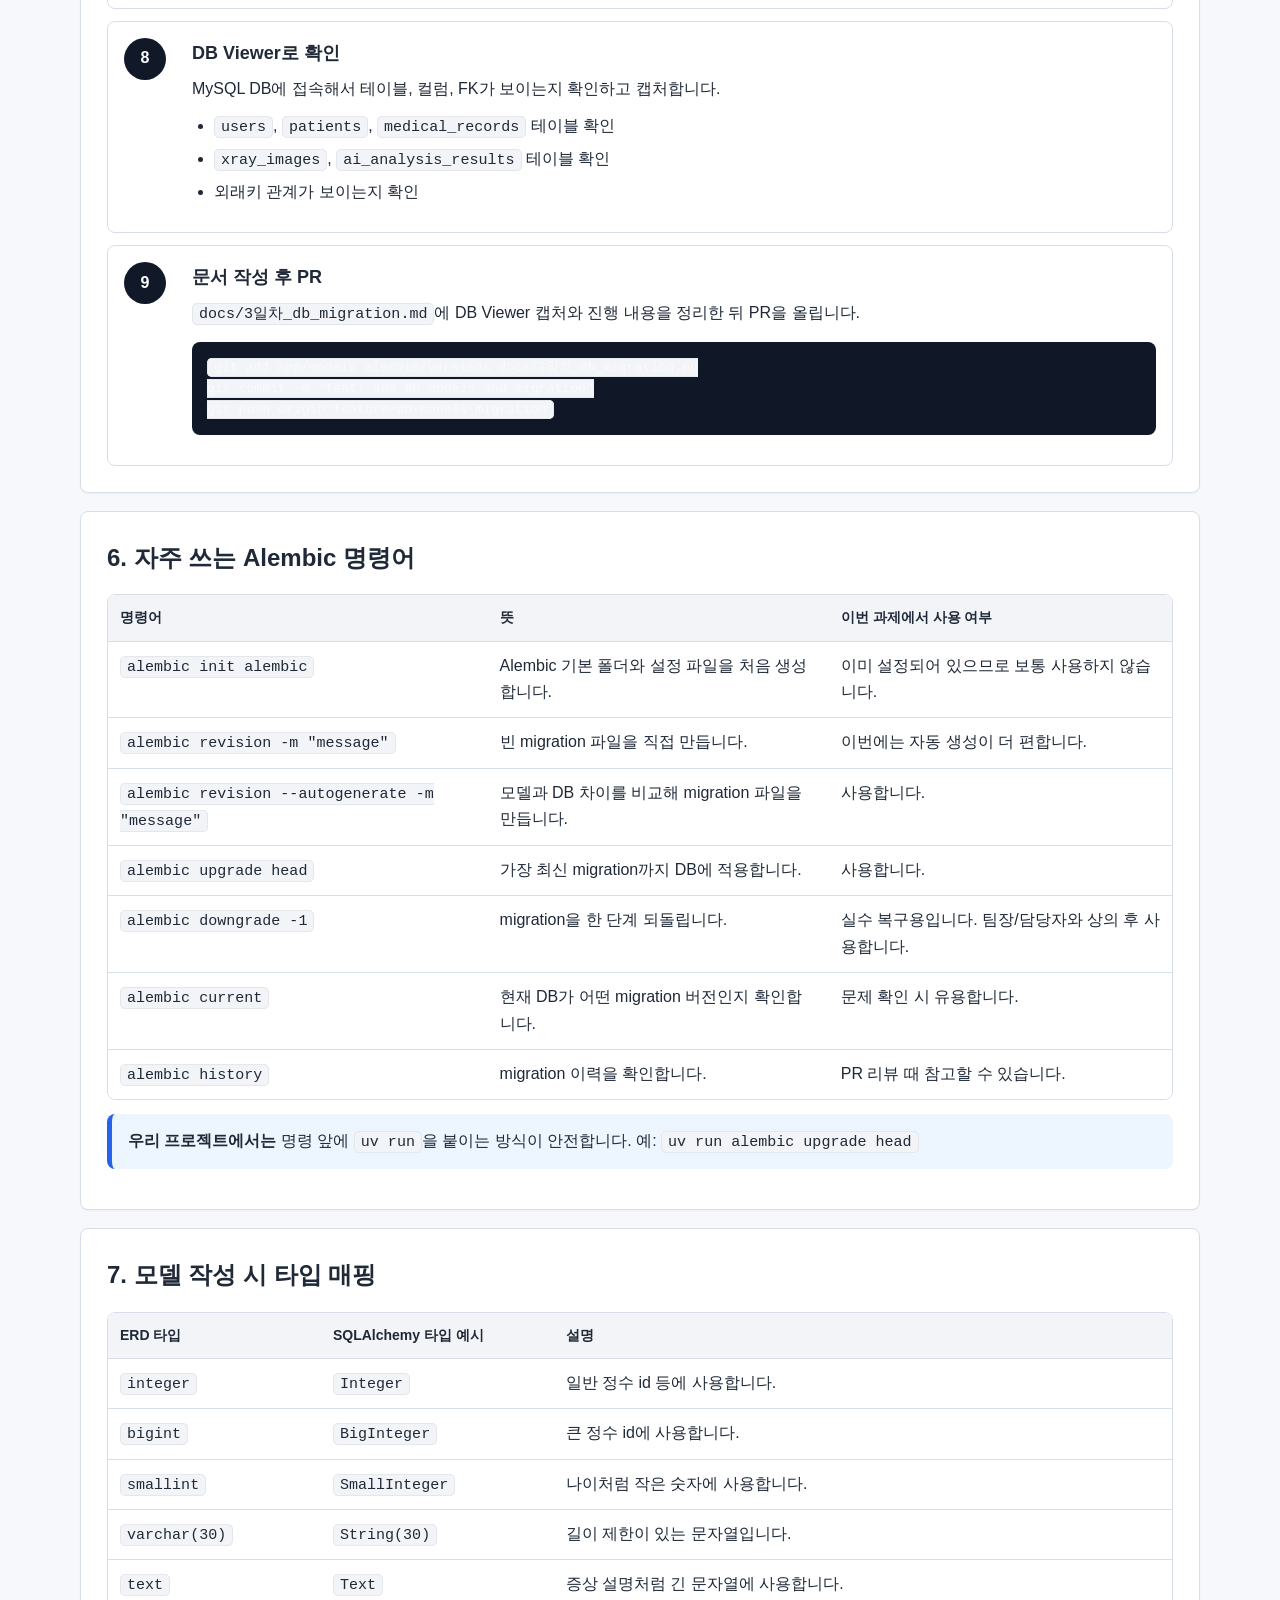
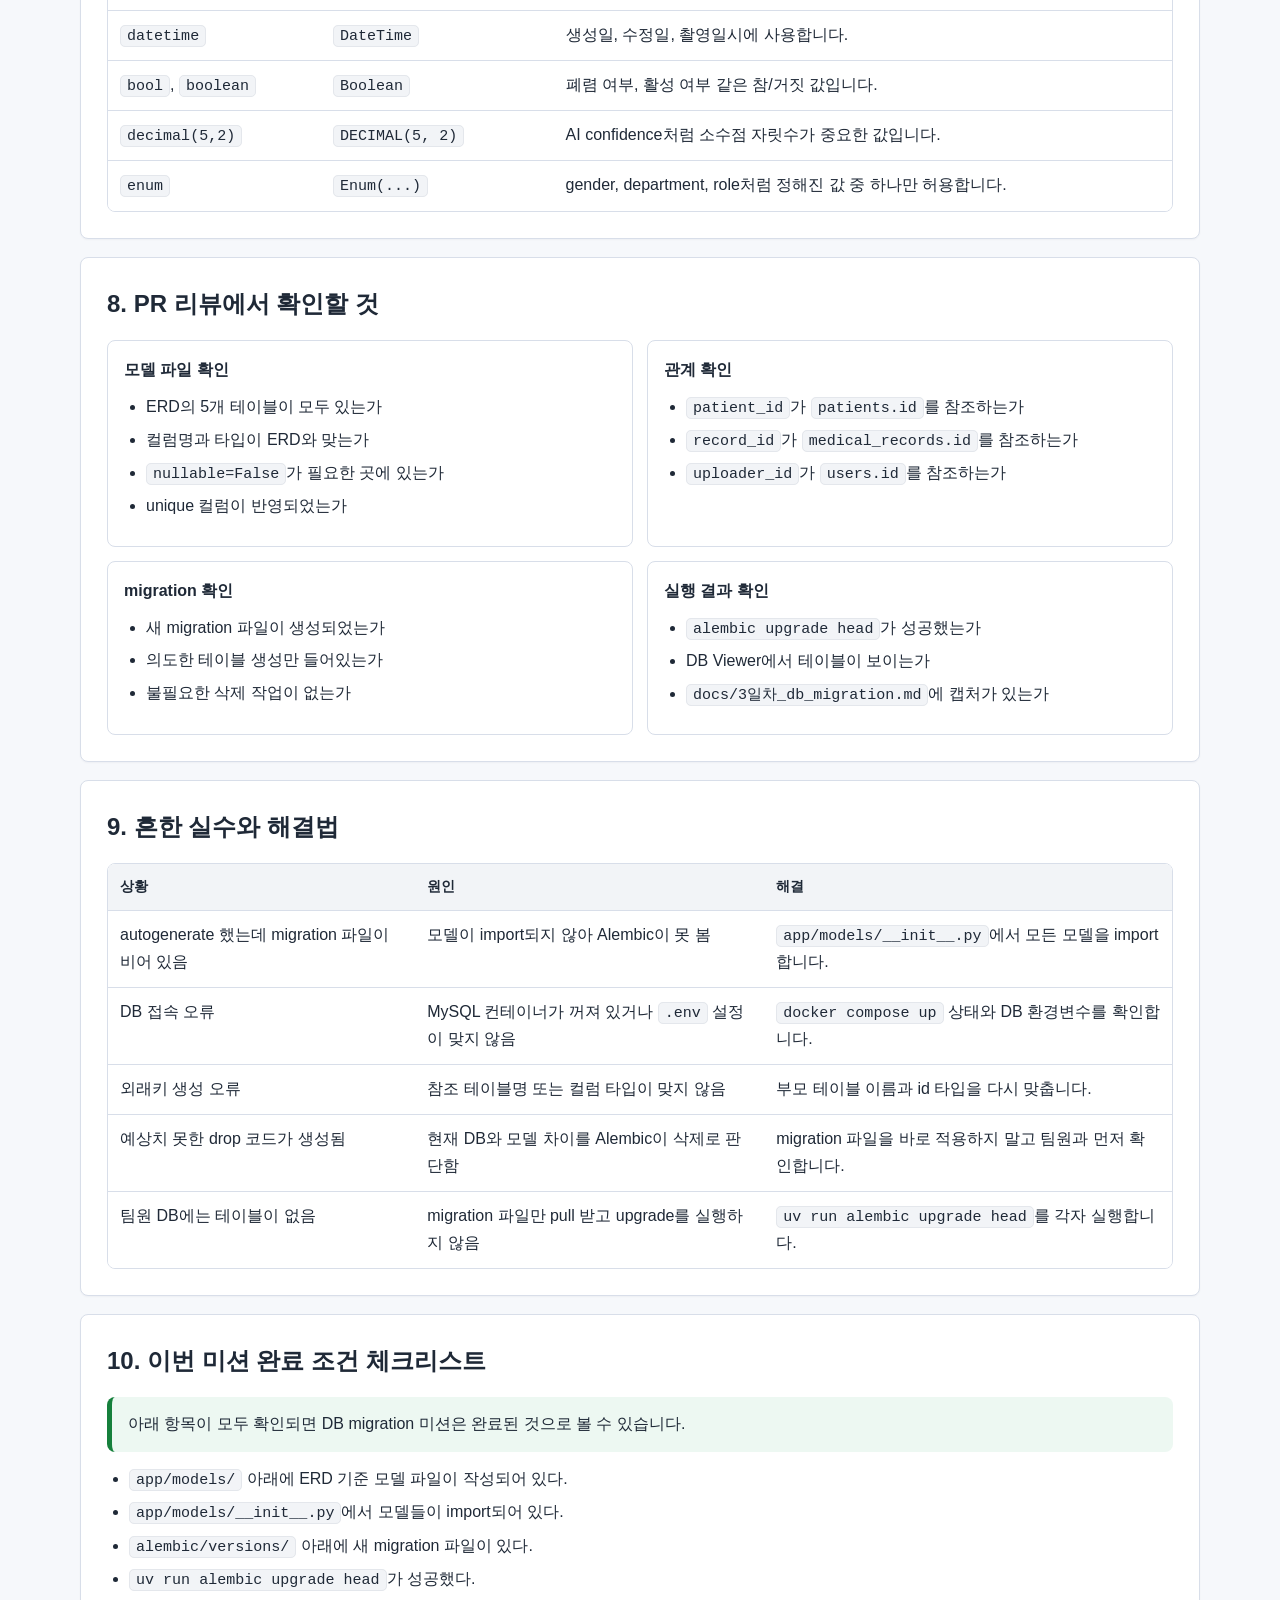
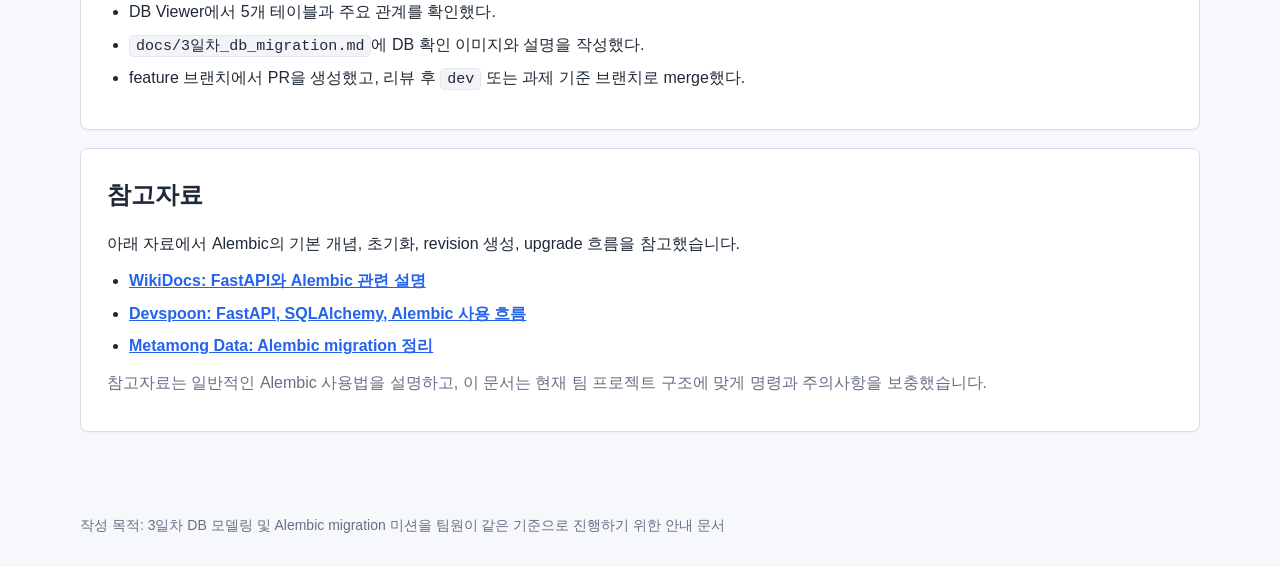
<file: docs/3일차_alembic_mission_guide.html>
<!DOCTYPE html>
<html lang="ko">
<head>
  <meta charset="UTF-8">
  <meta name="viewport" content="width=device-width, initial-scale=1.0">
  <title>Alembic DB 마이그레이션 미션 가이드</title>
  <style>
    :root {
      --bg: #f6f8fb;
      --paper: #ffffff;
      --ink: #1f2937;
      --muted: #667085;
      --line: #d8dee9;
      --dark: #111827;
      --blue: #2563eb;
      --green: #16803c;
      --orange: #c05621;
      --red: #b42318;
      --violet: #6847b8;
      --blue-soft: #edf5ff;
      --green-soft: #edf8f2;
      --orange-soft: #fff4e8;
      --red-soft: #fff1f0;
      --violet-soft: #f4f0ff;
      --gray-soft: #f2f4f7;
    }

    * {
      box-sizing: border-box;
    }

    body {
      margin: 0;
      background: var(--bg);
      color: var(--ink);
      font-family: -apple-system, BlinkMacSystemFont, "Segoe UI", sans-serif;
      line-height: 1.68;
    }

    header {
      background: var(--dark);
      color: white;
      padding: 42px 24px;
    }

    header .wrap,
    main {
      width: min(1120px, calc(100% - 40px));
      margin: 0 auto;
    }

    .eyebrow {
      margin: 0 0 8px;
      color: #bfdbfe;
      font-size: 14px;
      font-weight: 800;
    }

    h1 {
      margin: 0;
      font-size: clamp(28px, 4vw, 44px);
      line-height: 1.16;
      letter-spacing: 0;
    }

    header p {
      max-width: 860px;
      color: #d1d5db;
      margin: 16px 0 0;
      font-size: 17px;
    }

    main {
      padding: 28px 0 64px;
    }

    section {
      background: var(--paper);
      border: 1px solid var(--line);
      border-radius: 8px;
      padding: 26px;
      margin: 18px 0;
      box-shadow: 0 1px 2px rgba(16, 24, 40, .04);
    }

    h2 {
      margin: 0 0 16px;
      font-size: 24px;
      letter-spacing: 0;
    }

    h3 {
      margin: 22px 0 8px;
      font-size: 18px;
      letter-spacing: 0;
    }

    p {
      margin: 8px 0;
    }

    a {
      color: var(--blue);
      font-weight: 700;
    }

    code {
      background: #f2f4f7;
      border: 1px solid #e4e7ec;
      border-radius: 5px;
      padding: 1px 6px;
      font-family: ui-monospace, SFMono-Regular, Menlo, Consolas, monospace;
      font-size: .94em;
    }

    pre {
      overflow-x: auto;
      background: #101828;
      color: #f8fafc;
      border-radius: 8px;
      padding: 15px;
      line-height: 1.5;
      font-size: 14px;
    }

    ul,
    ol {
      margin: 10px 0;
      padding-left: 22px;
    }

    li {
      margin: 6px 0;
    }

    .summary {
      display: grid;
      grid-template-columns: repeat(4, minmax(0, 1fr));
      gap: 12px;
      margin-top: 22px;
    }

    .summary-card {
      background: #1f2937;
      border: 1px solid #374151;
      border-radius: 8px;
      padding: 14px;
      min-height: 120px;
    }

    .summary-card strong {
      display: block;
      margin-bottom: 4px;
      color: white;
    }

    .summary-card span {
      color: #d1d5db;
      font-size: 14px;
    }

    .callout {
      border-left: 5px solid var(--blue);
      background: var(--blue-soft);
      border-radius: 8px;
      padding: 14px 16px;
      margin: 14px 0;
    }

    .callout.warning {
      border-left-color: var(--orange);
      background: var(--orange-soft);
    }

    .callout.danger {
      border-left-color: var(--red);
      background: var(--red-soft);
    }

    .callout.good {
      border-left-color: var(--green);
      background: var(--green-soft);
    }

    .grid-2 {
      display: grid;
      grid-template-columns: repeat(2, minmax(0, 1fr));
      gap: 14px;
    }

    .grid-3 {
      display: grid;
      grid-template-columns: repeat(3, minmax(0, 1fr));
      gap: 14px;
    }

    .mini-card {
      border: 1px solid var(--line);
      background: #fff;
      border-radius: 8px;
      padding: 16px;
      min-height: 130px;
    }

    .mini-card strong {
      display: block;
      margin-bottom: 6px;
      font-size: 16px;
    }

    .badge {
      display: inline-flex;
      align-items: center;
      border-radius: 999px;
      padding: 3px 9px;
      font-size: 12px;
      font-weight: 800;
      margin-right: 6px;
      border: 1px solid transparent;
      white-space: nowrap;
    }

    .blue { color: var(--blue); background: var(--blue-soft); border-color: #bfdbfe; }
    .green { color: var(--green); background: var(--green-soft); border-color: #b9e6ca; }
    .orange { color: var(--orange); background: var(--orange-soft); border-color: #fed7aa; }
    .red { color: var(--red); background: var(--red-soft); border-color: #fecdca; }
    .violet { color: var(--violet); background: var(--violet-soft); border-color: #d9d0ff; }

    .flow {
      display: grid;
      grid-template-columns: repeat(5, minmax(0, 1fr));
      gap: 12px;
      align-items: stretch;
      margin: 18px 0;
    }

    .flow-step {
      position: relative;
      border: 1px solid var(--line);
      border-radius: 8px;
      background: #fff;
      padding: 16px;
      min-height: 150px;
    }

    .flow-step:not(:last-child)::after {
      content: ">";
      position: absolute;
      right: -12px;
      top: 50%;
      transform: translateY(-50%);
      width: 20px;
      height: 20px;
      border-radius: 50%;
      background: var(--dark);
      color: white;
      display: grid;
      place-items: center;
      font-size: 13px;
      font-weight: 900;
      z-index: 2;
    }

    .flow-step b {
      display: block;
      font-size: 16px;
      margin-bottom: 8px;
    }

    .flow-step span {
      display: block;
      color: var(--muted);
      font-size: 14px;
    }

    .roadmap {
      display: grid;
      gap: 12px;
      counter-reset: step;
    }

    .roadmap-item {
      display: grid;
      grid-template-columns: 54px 1fr;
      gap: 14px;
      align-items: start;
      border: 1px solid var(--line);
      border-radius: 8px;
      padding: 16px;
      background: #fff;
    }

    .roadmap-item::before {
      counter-increment: step;
      content: counter(step);
      width: 42px;
      height: 42px;
      border-radius: 50%;
      background: var(--dark);
      color: white;
      display: grid;
      place-items: center;
      font-weight: 900;
    }

    .roadmap-item h3 {
      margin: 0 0 6px;
    }

    .table-wrap {
      overflow-x: auto;
      border: 1px solid var(--line);
      border-radius: 8px;
    }

    table {
      width: 100%;
      border-collapse: collapse;
      min-width: 720px;
      background: #fff;
    }

    th,
    td {
      border-bottom: 1px solid var(--line);
      padding: 11px 12px;
      text-align: left;
      vertical-align: top;
    }

    th {
      background: var(--gray-soft);
      font-size: 14px;
    }

    tr:last-child td {
      border-bottom: 0;
    }

    .erd {
      display: grid;
      grid-template-columns: repeat(3, minmax(0, 1fr));
      gap: 14px;
      align-items: start;
    }

    .table-card {
      border: 1px solid var(--line);
      border-radius: 8px;
      overflow: hidden;
      background: #fff;
    }

    .table-card h3 {
      margin: 0;
      padding: 10px 12px;
      background: #315f9c;
      color: white;
      font-size: 16px;
    }

    .table-card ul {
      margin: 0;
      padding: 12px 14px 14px 30px;
    }

    .muted {
      color: var(--muted);
    }

    footer {
      width: min(1120px, calc(100% - 40px));
      margin: 0 auto 48px;
      color: var(--muted);
      font-size: 14px;
    }

    @media (max-width: 900px) {
      .summary,
      .grid-2,
      .grid-3,
      .flow,
      .erd {
        grid-template-columns: 1fr;
      }

      .flow-step:not(:last-child)::after {
        content: "v";
        right: auto;
        left: 22px;
        top: auto;
        bottom: -18px;
        transform: none;
      }

      .roadmap-item {
        grid-template-columns: 46px 1fr;
      }
    }
  </style>
</head>
<body>
  <header>
    <div class="wrap">
      <p class="eyebrow">DB Migration Mission Guide</p>
      <h1>Alembic이 뭐고, 이번 과제에서 어떻게 쓰는가</h1>
      <p>
        이 문서는 팀원이 같은 그림을 보고 움직일 수 있도록 Alembic의 역할, SQLAlchemy 모델과의 관계,
        이번 ERD 미션 진행 순서를 초보자 기준으로 정리한 가이드입니다.
      </p>
      <div class="summary">
        <div class="summary-card">
          <strong>SQLAlchemy Model</strong>
          <span>Python 코드로 작성한 DB 테이블 설계도입니다.</span>
        </div>
        <div class="summary-card">
          <strong>Alembic</strong>
          <span>모델 변경 내용을 DB에 반영하는 migration 도구입니다.</span>
        </div>
        <div class="summary-card">
          <strong>Migration File</strong>
          <span>DB에 실행할 변경 작업을 기록한 버전 파일입니다.</span>
        </div>
        <div class="summary-card">
          <strong>DB Viewer</strong>
          <span>실제 DB에 테이블이 생겼는지 확인하는 도구입니다.</span>
        </div>
      </div>
    </div>
  </header>

  <main>
    <section>
      <h2>1. Alembic을 한 문장으로 이해하기</h2>
      <p>
        <strong>Alembic은 SQLAlchemy 모델의 변경 사항을 실제 데이터베이스 스키마에 반영하기 위한 버전 관리 도구</strong>입니다.
      </p>
      <div class="flow">
        <div class="flow-step">
          <span class="badge blue">설계</span>
          <b>ERD</b>
          <span>어떤 테이블과 컬럼이 필요한지 그림으로 정리합니다.</span>
        </div>
        <div class="flow-step">
          <span class="badge violet">코드</span>
          <b>SQLAlchemy Model</b>
          <span>ERD를 Python 클래스로 옮깁니다.</span>
        </div>
        <div class="flow-step">
          <span class="badge orange">기록</span>
          <b>Migration 생성</b>
          <span>Alembic이 모델과 DB 차이를 migration 파일로 만듭니다.</span>
        </div>
        <div class="flow-step">
          <span class="badge green">반영</span>
          <b>Upgrade</b>
          <span>migration 파일의 내용을 실제 DB에 적용합니다.</span>
        </div>
        <div class="flow-step">
          <span class="badge blue">검증</span>
          <b>DB Viewer</b>
          <span>테이블, 컬럼, 관계가 생겼는지 눈으로 확인합니다.</span>
        </div>
      </div>
      <div class="callout">
        <strong>비유로 보면:</strong>
        SQLAlchemy 모델은 건물 설계도, Alembic migration 파일은 공사 지시서, DB는 실제 건물입니다.
        설계도만 고쳐서는 실제 건물이 바뀌지 않기 때문에 Alembic으로 DB에 반영해야 합니다.
      </div>
    </section>

    <section>
      <h2>2. 왜 Alembic이 필요한가</h2>
      <div class="grid-3">
        <div class="mini-card">
          <strong>DB 변경 이력 관리</strong>
          <p>언제 어떤 테이블과 컬럼이 추가되었는지 파일로 남습니다.</p>
        </div>
        <div class="mini-card">
          <strong>팀원 DB 상태 맞추기</strong>
          <p>한 명이 만든 DB 변경 사항을 다른 팀원도 같은 명령으로 적용할 수 있습니다.</p>
        </div>
        <div class="mini-card">
          <strong>배포 환경 반영</strong>
          <p>로컬에서 만든 스키마를 서버 DB에도 같은 순서로 반영할 수 있습니다.</p>
        </div>
      </div>
      <div class="callout warning">
        <strong>중요:</strong>
        SQLAlchemy 모델 파일을 작성했다고 해서 DB에 자동으로 테이블이 생기지는 않습니다.
        실제 DB를 바꾸는 단계는 <code>alembic upgrade head</code>입니다.
      </div>
    </section>

    <section>
      <h2>3. 이번 프로젝트에서 이미 준비된 것</h2>
      <p>우리 프로젝트에는 Alembic을 새로 초기화하지 않아도 되는 기본 구성이 이미 있습니다.</p>
      <div class="table-wrap">
        <table>
          <thead>
            <tr>
              <th>파일</th>
              <th>역할</th>
              <th>이번 미션에서 보는 포인트</th>
            </tr>
          </thead>
          <tbody>
            <tr>
              <td><code>pyproject.toml</code></td>
              <td>Alembic, SQLAlchemy, asyncmy 의존성 관리</td>
              <td><code>alembic</code>이 이미 설치 대상으로 포함되어 있습니다.</td>
            </tr>
            <tr>
              <td><code>app/core/db/databases.py</code></td>
              <td>DB 접속 주소, 엔진, 세션, <code>Base</code> 정의</td>
              <td>모든 모델은 여기의 <code>Base</code>를 상속받아야 합니다.</td>
            </tr>
            <tr>
              <td><code>alembic/env.py</code></td>
              <td>Alembic이 모델 정보를 읽고 DB에 접속하는 설정</td>
              <td><code>target_metadata = Base.metadata</code>로 연결되어 있습니다.</td>
            </tr>
            <tr>
              <td><code>app/models/__init__.py</code></td>
              <td>모델들을 한 번에 import하는 입구</td>
              <td>여기에 모델 import가 빠지면 autogenerate가 테이블을 못 볼 수 있습니다.</td>
            </tr>
            <tr>
              <td><code>alembic/versions/</code></td>
              <td>migration 파일들이 저장되는 폴더</td>
              <td>이번 미션에서 새 migration 파일이 생겨야 합니다.</td>
            </tr>
          </tbody>
        </table>
      </div>
    </section>

    <section>
      <h2>4. 이번 ERD를 모델로 옮기기</h2>
      <p>첨부된 ERD 기준으로 작성할 테이블은 다음 5개입니다.</p>
      <div class="erd">
        <div class="table-card">
          <h3>users</h3>
          <ul>
            <li>회원/의료진 계정 정보</li>
            <li>email, hashed_password, name</li>
            <li>gender, department, role</li>
            <li>팀 확장 필드: nationality, first_name, last_name, middle_name, employee_number</li>
            <li>xray_images의 uploader가 됩니다.</li>
          </ul>
        </div>
        <div class="table-card">
          <h3>patients</h3>
          <ul>
            <li>환자 기본 정보</li>
            <li>name, age, gender, phone</li>
            <li>medical_records와 연결됩니다.</li>
          </ul>
        </div>
        <div class="table-card">
          <h3>medical_records</h3>
          <ul>
            <li>환자 진료 기록</li>
            <li>patient_id, chart_number, symptoms</li>
            <li>xray_images, ai_analysis_results와 연결됩니다.</li>
          </ul>
        </div>
        <div class="table-card">
          <h3>xray_images</h3>
          <ul>
            <li>X-ray 이미지 정보</li>
            <li>record_id, uploader_id, image_url</li>
            <li>진료 기록과 업로더 계정을 참조합니다.</li>
          </ul>
        </div>
        <div class="table-card">
          <h3>ai_analysis_results</h3>
          <ul>
            <li>AI 분석 결과</li>
            <li>record_id, is_pneumonia, confidence</li>
            <li>분석 모델명과 heatmap URL을 저장합니다.</li>
          </ul>
        </div>
      </div>
      <div class="callout good">
        <strong>우리 팀 반영 방향:</strong>
        팀에서 회원가입/API 확장 방향을 유지하기로 했으므로, ERD의 <code>users</code> 기본 구조에
        국적, 이름 분리, 사번 필드를 추가해서 모델을 작성합니다. 즉, 과제 ERD를 기본 뼈대로 삼되
        실제 회원가입 화면과 API가 보내는 데이터 구조까지 DB 모델에 맞춰주는 방식입니다.
      </div>
      <div class="table-wrap">
        <table>
          <thead>
            <tr>
              <th>필드</th>
              <th>추천 컬럼</th>
              <th>이유</th>
            </tr>
          </thead>
          <tbody>
            <tr>
              <td>국적 구분</td>
              <td><code>nationality = Column(Enum(...), nullable=False)</code></td>
              <td>내국인/외국인에 따라 이름 입력 방식과 검증 메시지가 달라집니다.</td>
            </tr>
            <tr>
              <td>이름 분리</td>
              <td><code>last_name</code>, <code>first_name</code>, <code>middle_name</code></td>
              <td>성/이름/미들네임을 분리해서 내국인과 외국인 이름 구조를 모두 표현합니다.</td>
            </tr>
            <tr>
              <td>화면 표시용 이름</td>
              <td><code>name</code></td>
              <td>ERD의 기존 컬럼을 유지하되, 필요하면 서버에서 조합한 전체 이름을 저장하거나 표시용으로 사용할 수 있습니다.</td>
            </tr>
            <tr>
              <td>중복 가입 방지</td>
              <td><code>employee_number = Column(String(...), unique=True, nullable=False)</code></td>
              <td>email 외에도 사번을 기준으로 중복 회원가입을 막을 수 있습니다.</td>
            </tr>
            <tr>
              <td>비밀번호 확인</td>
              <td>DB 컬럼으로 저장하지 않음</td>
              <td>비밀번호 확인값은 가입 요청 검증용입니다. DB에는 <code>hashed_password</code>만 저장하는 것이 맞습니다.</td>
            </tr>
          </tbody>
        </table>
      </div>
    </section>

    <section>
      <h2>5. 실제 작업 순서</h2>
      <div class="roadmap">
        <div class="roadmap-item">
          <div>
            <h3>dev에서 feature 브랜치 생성</h3>
            <p>DB 모델 작업은 별도 브랜치에서 진행합니다.</p>
            <pre><code>git switch dev
git pull origin dev
git switch -c feature/db-models-migration</code></pre>
          </div>
        </div>
        <div class="roadmap-item">
          <div>
            <h3>모델 파일 생성</h3>
            <p><code>app/models/</code> 아래에 테이블별 파일을 만듭니다.</p>
            <pre><code>app/models/users.py
app/models/patients.py
app/models/medical_records.py
app/models/xray_images.py
app/models/ai_analysis_results.py</code></pre>
          </div>
        </div>
        <div class="roadmap-item">
          <div>
            <h3>각 모델 클래스 작성</h3>
            <p>각 클래스는 <code>Base</code>를 상속하고, <code>__tablename__</code>과 컬럼을 정의합니다.</p>
            <pre><code>class Patient(Base):
    __tablename__ = "patients"

    id = Column(BigInteger, primary_key=True, autoincrement=True)
    name = Column(String(30), nullable=False)
    age = Column(SmallInteger, nullable=False)</code></pre>
          </div>
        </div>
        <div class="roadmap-item">
          <div>
            <h3>모델 import 연결</h3>
            <p><code>app/models/__init__.py</code>에서 만든 모델들을 import합니다. Alembic이 이 import를 통해 모델을 발견합니다.</p>
            <pre><code>from app.models.users import User
from app.models.patients import Patient
from app.models.medical_records import MedicalRecord
from app.models.xray_images import XrayImage
from app.models.ai_analysis_results import AiAnalysisResult</code></pre>
          </div>
        </div>
        <div class="roadmap-item">
          <div>
            <h3>migration 파일 자동 생성</h3>
            <p>모델과 현재 DB 상태를 비교해서 migration 파일을 만듭니다.</p>
            <pre><code>uv run alembic revision --autogenerate -m "create medical schema"</code></pre>
          </div>
        </div>
        <div class="roadmap-item">
          <div>
            <h3>migration 파일 검토</h3>
            <p>생성된 파일에서 의도한 테이블만 생성되는지 확인합니다.</p>
            <ul>
              <li><code>create_table("users", ...)</code>가 있는가</li>
              <li><code>create_table("patients", ...)</code>가 있는가</li>
              <li>외래키 <code>ForeignKey</code>가 맞게 생성되었는가</li>
              <li>예상하지 못한 <code>drop_table</code>, <code>drop_column</code>이 없는가</li>
            </ul>
          </div>
        </div>
        <div class="roadmap-item">
          <div>
            <h3>DB에 migration 적용</h3>
            <p>검토가 끝나면 실제 DB에 스키마를 반영합니다.</p>
            <pre><code>uv run alembic upgrade head</code></pre>
          </div>
        </div>
        <div class="roadmap-item">
          <div>
            <h3>DB Viewer로 확인</h3>
            <p>MySQL DB에 접속해서 테이블, 컬럼, FK가 보이는지 확인하고 캡처합니다.</p>
            <ul>
              <li><code>users</code>, <code>patients</code>, <code>medical_records</code> 테이블 확인</li>
              <li><code>xray_images</code>, <code>ai_analysis_results</code> 테이블 확인</li>
              <li>외래키 관계가 보이는지 확인</li>
            </ul>
          </div>
        </div>
        <div class="roadmap-item">
          <div>
            <h3>문서 작성 후 PR</h3>
            <p><code>docs/3일차_db_migration.md</code>에 DB Viewer 캡처와 진행 내용을 정리한 뒤 PR을 올립니다.</p>
            <pre><code>git add app/models alembic/versions docs/3일차_db_migration.md
git commit -m "feat: add db models and migration"
git push origin feature/db-models-migration</code></pre>
          </div>
        </div>
      </div>
    </section>

    <section>
      <h2>6. 자주 쓰는 Alembic 명령어</h2>
      <div class="table-wrap">
        <table>
          <thead>
            <tr>
              <th>명령어</th>
              <th>뜻</th>
              <th>이번 과제에서 사용 여부</th>
            </tr>
          </thead>
          <tbody>
            <tr>
              <td><code>alembic init alembic</code></td>
              <td>Alembic 기본 폴더와 설정 파일을 처음 생성합니다.</td>
              <td>이미 설정되어 있으므로 보통 사용하지 않습니다.</td>
            </tr>
            <tr>
              <td><code>alembic revision -m "message"</code></td>
              <td>빈 migration 파일을 직접 만듭니다.</td>
              <td>이번에는 자동 생성이 더 편합니다.</td>
            </tr>
            <tr>
              <td><code>alembic revision --autogenerate -m "message"</code></td>
              <td>모델과 DB 차이를 비교해 migration 파일을 만듭니다.</td>
              <td>사용합니다.</td>
            </tr>
            <tr>
              <td><code>alembic upgrade head</code></td>
              <td>가장 최신 migration까지 DB에 적용합니다.</td>
              <td>사용합니다.</td>
            </tr>
            <tr>
              <td><code>alembic downgrade -1</code></td>
              <td>migration을 한 단계 되돌립니다.</td>
              <td>실수 복구용입니다. 팀장/담당자와 상의 후 사용합니다.</td>
            </tr>
            <tr>
              <td><code>alembic current</code></td>
              <td>현재 DB가 어떤 migration 버전인지 확인합니다.</td>
              <td>문제 확인 시 유용합니다.</td>
            </tr>
            <tr>
              <td><code>alembic history</code></td>
              <td>migration 이력을 확인합니다.</td>
              <td>PR 리뷰 때 참고할 수 있습니다.</td>
            </tr>
          </tbody>
        </table>
      </div>
      <div class="callout">
        <strong>우리 프로젝트에서는</strong>
        명령 앞에 <code>uv run</code>을 붙이는 방식이 안전합니다.
        예: <code>uv run alembic upgrade head</code>
      </div>
    </section>

    <section>
      <h2>7. 모델 작성 시 타입 매핑</h2>
      <div class="table-wrap">
        <table>
          <thead>
            <tr>
              <th>ERD 타입</th>
              <th>SQLAlchemy 타입 예시</th>
              <th>설명</th>
            </tr>
          </thead>
          <tbody>
            <tr>
              <td><code>integer</code></td>
              <td><code>Integer</code></td>
              <td>일반 정수 id 등에 사용합니다.</td>
            </tr>
            <tr>
              <td><code>bigint</code></td>
              <td><code>BigInteger</code></td>
              <td>큰 정수 id에 사용합니다.</td>
            </tr>
            <tr>
              <td><code>smallint</code></td>
              <td><code>SmallInteger</code></td>
              <td>나이처럼 작은 숫자에 사용합니다.</td>
            </tr>
            <tr>
              <td><code>varchar(30)</code></td>
              <td><code>String(30)</code></td>
              <td>길이 제한이 있는 문자열입니다.</td>
            </tr>
            <tr>
              <td><code>text</code></td>
              <td><code>Text</code></td>
              <td>증상 설명처럼 긴 문자열에 사용합니다.</td>
            </tr>
            <tr>
              <td><code>datetime</code></td>
              <td><code>DateTime</code></td>
              <td>생성일, 수정일, 촬영일시에 사용합니다.</td>
            </tr>
            <tr>
              <td><code>bool</code>, <code>boolean</code></td>
              <td><code>Boolean</code></td>
              <td>폐렴 여부, 활성 여부 같은 참/거짓 값입니다.</td>
            </tr>
            <tr>
              <td><code>decimal(5,2)</code></td>
              <td><code>DECIMAL(5, 2)</code></td>
              <td>AI confidence처럼 소수점 자릿수가 중요한 값입니다.</td>
            </tr>
            <tr>
              <td><code>enum</code></td>
              <td><code>Enum(...)</code></td>
              <td>gender, department, role처럼 정해진 값 중 하나만 허용합니다.</td>
            </tr>
          </tbody>
        </table>
      </div>
    </section>

    <section>
      <h2>8. PR 리뷰에서 확인할 것</h2>
      <div class="grid-2">
        <div class="mini-card">
          <strong>모델 파일 확인</strong>
          <ul>
            <li>ERD의 5개 테이블이 모두 있는가</li>
            <li>컬럼명과 타입이 ERD와 맞는가</li>
            <li><code>nullable=False</code>가 필요한 곳에 있는가</li>
            <li>unique 컬럼이 반영되었는가</li>
          </ul>
        </div>
        <div class="mini-card">
          <strong>관계 확인</strong>
          <ul>
            <li><code>patient_id</code>가 <code>patients.id</code>를 참조하는가</li>
            <li><code>record_id</code>가 <code>medical_records.id</code>를 참조하는가</li>
            <li><code>uploader_id</code>가 <code>users.id</code>를 참조하는가</li>
          </ul>
        </div>
        <div class="mini-card">
          <strong>migration 확인</strong>
          <ul>
            <li>새 migration 파일이 생성되었는가</li>
            <li>의도한 테이블 생성만 들어있는가</li>
            <li>불필요한 삭제 작업이 없는가</li>
          </ul>
        </div>
        <div class="mini-card">
          <strong>실행 결과 확인</strong>
          <ul>
            <li><code>alembic upgrade head</code>가 성공했는가</li>
            <li>DB Viewer에서 테이블이 보이는가</li>
            <li><code>docs/3일차_db_migration.md</code>에 캡처가 있는가</li>
          </ul>
        </div>
      </div>
    </section>

    <section>
      <h2>9. 흔한 실수와 해결법</h2>
      <div class="table-wrap">
        <table>
          <thead>
            <tr>
              <th>상황</th>
              <th>원인</th>
              <th>해결</th>
            </tr>
          </thead>
          <tbody>
            <tr>
              <td>autogenerate 했는데 migration 파일이 비어 있음</td>
              <td>모델이 import되지 않아 Alembic이 못 봄</td>
              <td><code>app/models/__init__.py</code>에서 모든 모델을 import합니다.</td>
            </tr>
            <tr>
              <td>DB 접속 오류</td>
              <td>MySQL 컨테이너가 꺼져 있거나 <code>.env</code> 설정이 맞지 않음</td>
              <td><code>docker compose up</code> 상태와 DB 환경변수를 확인합니다.</td>
            </tr>
            <tr>
              <td>외래키 생성 오류</td>
              <td>참조 테이블명 또는 컬럼 타입이 맞지 않음</td>
              <td>부모 테이블 이름과 id 타입을 다시 맞춥니다.</td>
            </tr>
            <tr>
              <td>예상치 못한 drop 코드가 생성됨</td>
              <td>현재 DB와 모델 차이를 Alembic이 삭제로 판단함</td>
              <td>migration 파일을 바로 적용하지 말고 팀원과 먼저 확인합니다.</td>
            </tr>
            <tr>
              <td>팀원 DB에는 테이블이 없음</td>
              <td>migration 파일만 pull 받고 upgrade를 실행하지 않음</td>
              <td><code>uv run alembic upgrade head</code>를 각자 실행합니다.</td>
            </tr>
          </tbody>
        </table>
      </div>
    </section>

    <section>
      <h2>10. 이번 미션 완료 조건 체크리스트</h2>
      <div class="callout good">
        아래 항목이 모두 확인되면 DB migration 미션은 완료된 것으로 볼 수 있습니다.
      </div>
      <ul>
        <li><code>app/models/</code> 아래에 ERD 기준 모델 파일이 작성되어 있다.</li>
        <li><code>app/models/__init__.py</code>에서 모델들이 import되어 있다.</li>
        <li><code>alembic/versions/</code> 아래에 새 migration 파일이 있다.</li>
        <li><code>uv run alembic upgrade head</code>가 성공했다.</li>
        <li>DB Viewer에서 5개 테이블과 주요 관계를 확인했다.</li>
        <li><code>docs/3일차_db_migration.md</code>에 DB 확인 이미지와 설명을 작성했다.</li>
        <li>feature 브랜치에서 PR을 생성했고, 리뷰 후 <code>dev</code> 또는 과제 기준 브랜치로 merge했다.</li>
      </ul>
    </section>

    <section>
      <h2>참고자료</h2>
      <p>아래 자료에서 Alembic의 기본 개념, 초기화, revision 생성, upgrade 흐름을 참고했습니다.</p>
      <ul>
        <li><a href="https://wikidocs.net/175967#_2">WikiDocs: FastAPI와 Alembic 관련 설명</a></li>
        <li><a href="https://devspoon.tistory.com/304">Devspoon: FastAPI, SQLAlchemy, Alembic 사용 흐름</a></li>
        <li><a href="https://metamong-data.tistory.com/56">Metamong Data: Alembic migration 정리</a></li>
      </ul>
      <p class="muted">
        참고자료는 일반적인 Alembic 사용법을 설명하고, 이 문서는 현재 팀 프로젝트 구조에 맞게 명령과 주의사항을 보충했습니다.
      </p>
    </section>
  </main>

  <footer>
    작성 목적: 3일차 DB 모델링 및 Alembic migration 미션을 팀원이 같은 기준으로 진행하기 위한 안내 문서
  </footer>
</body>
</html>
</file>
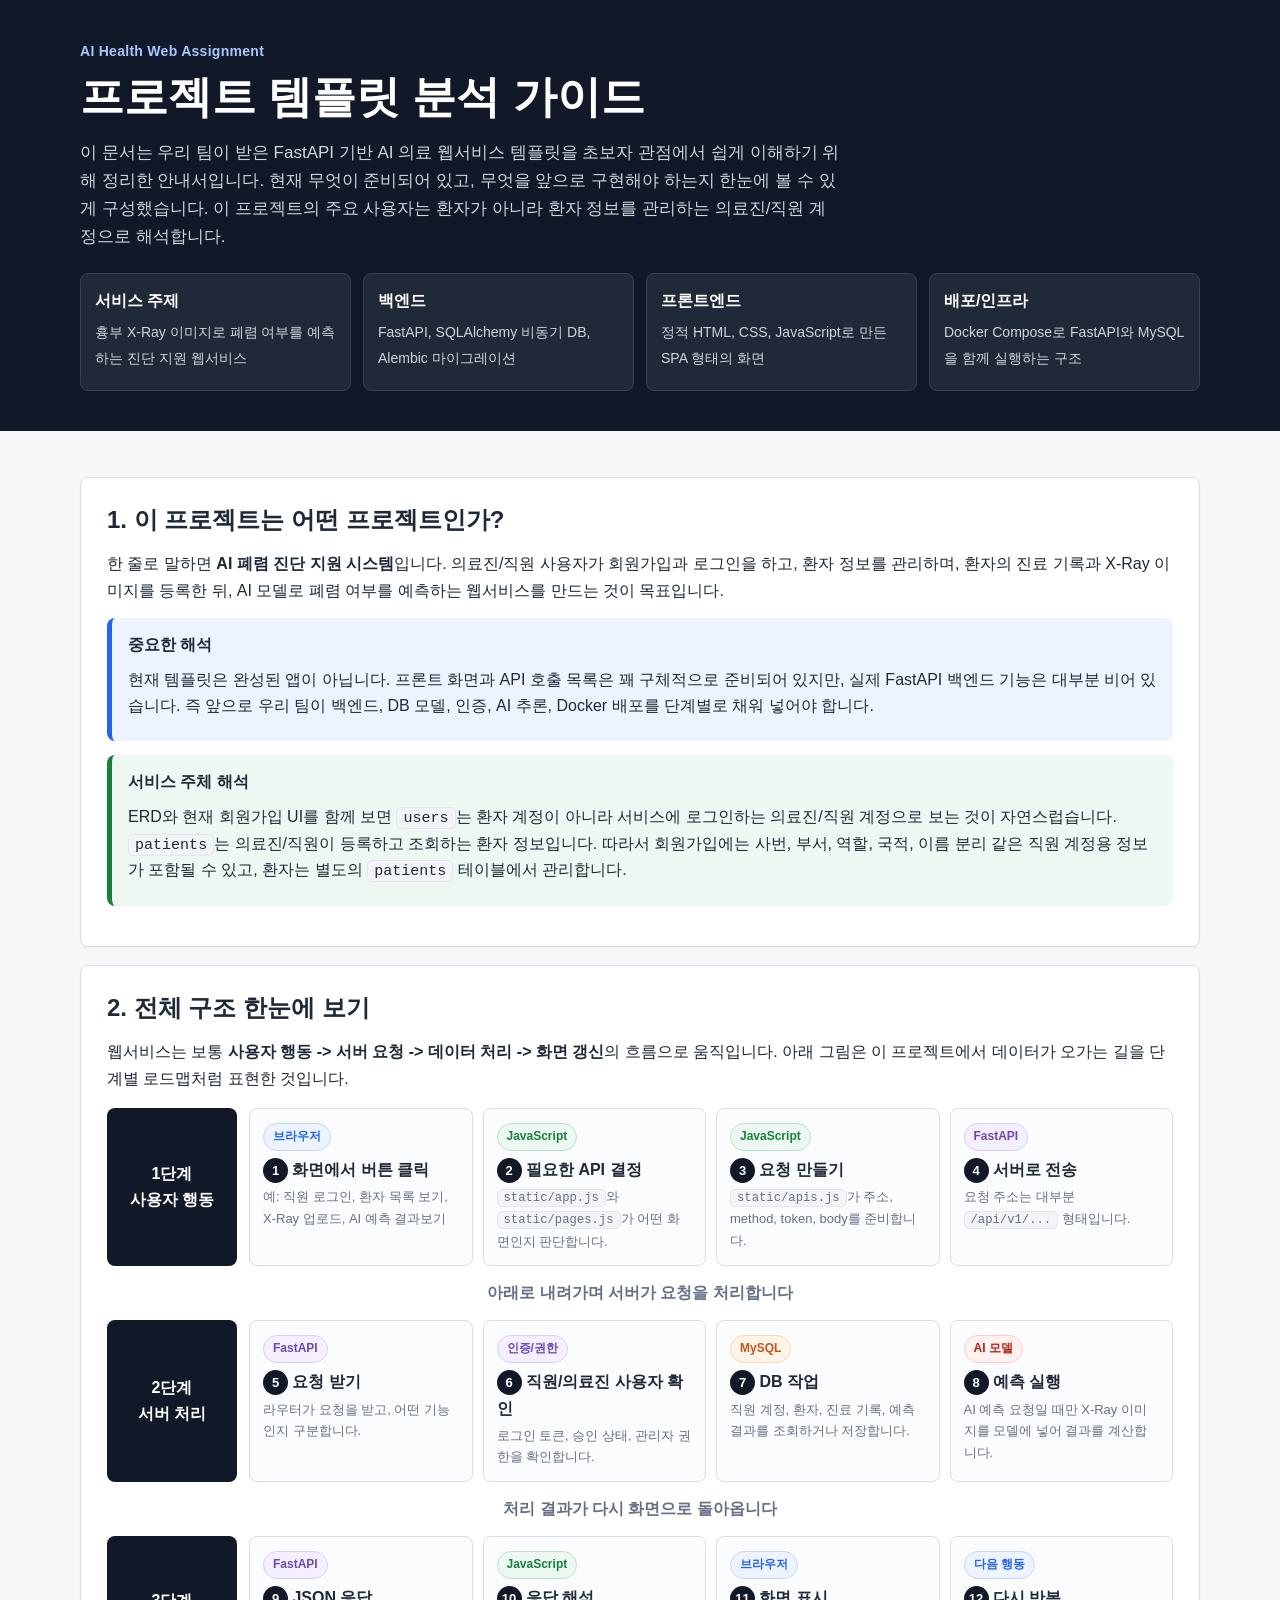
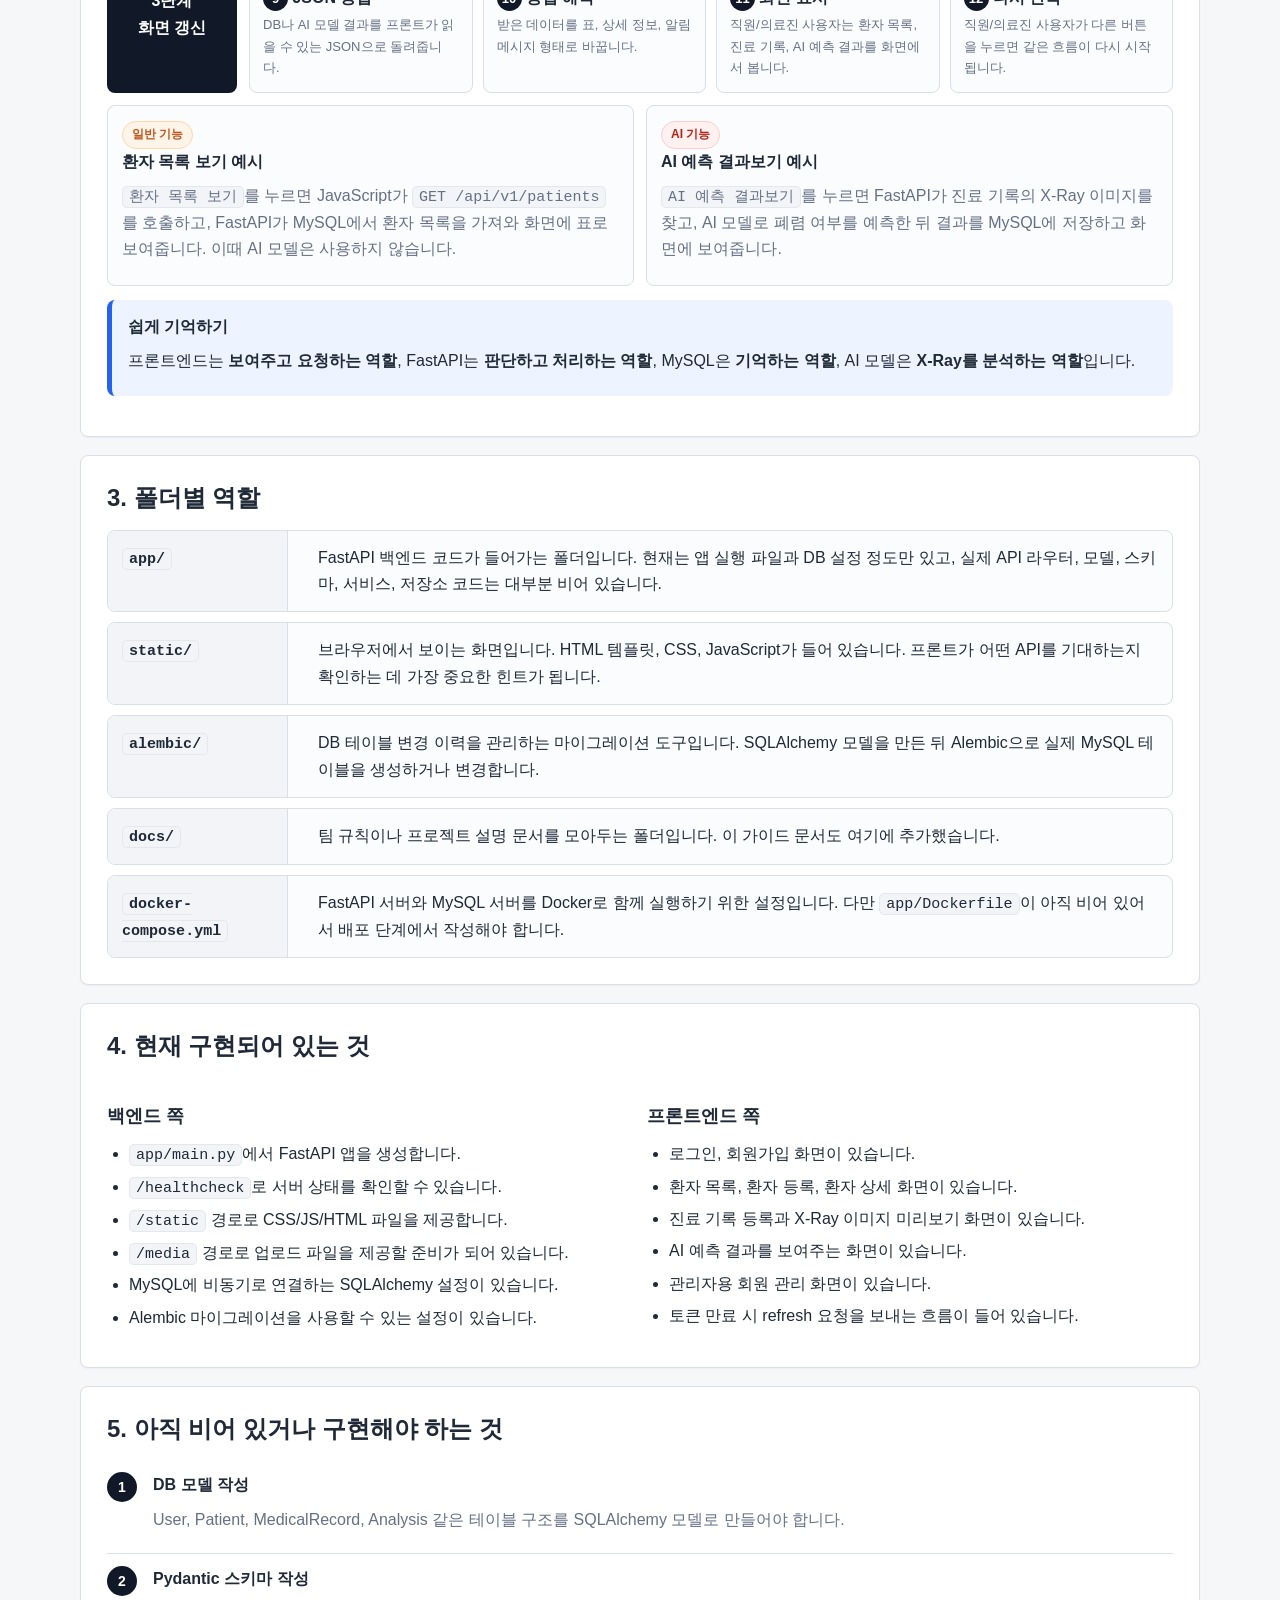
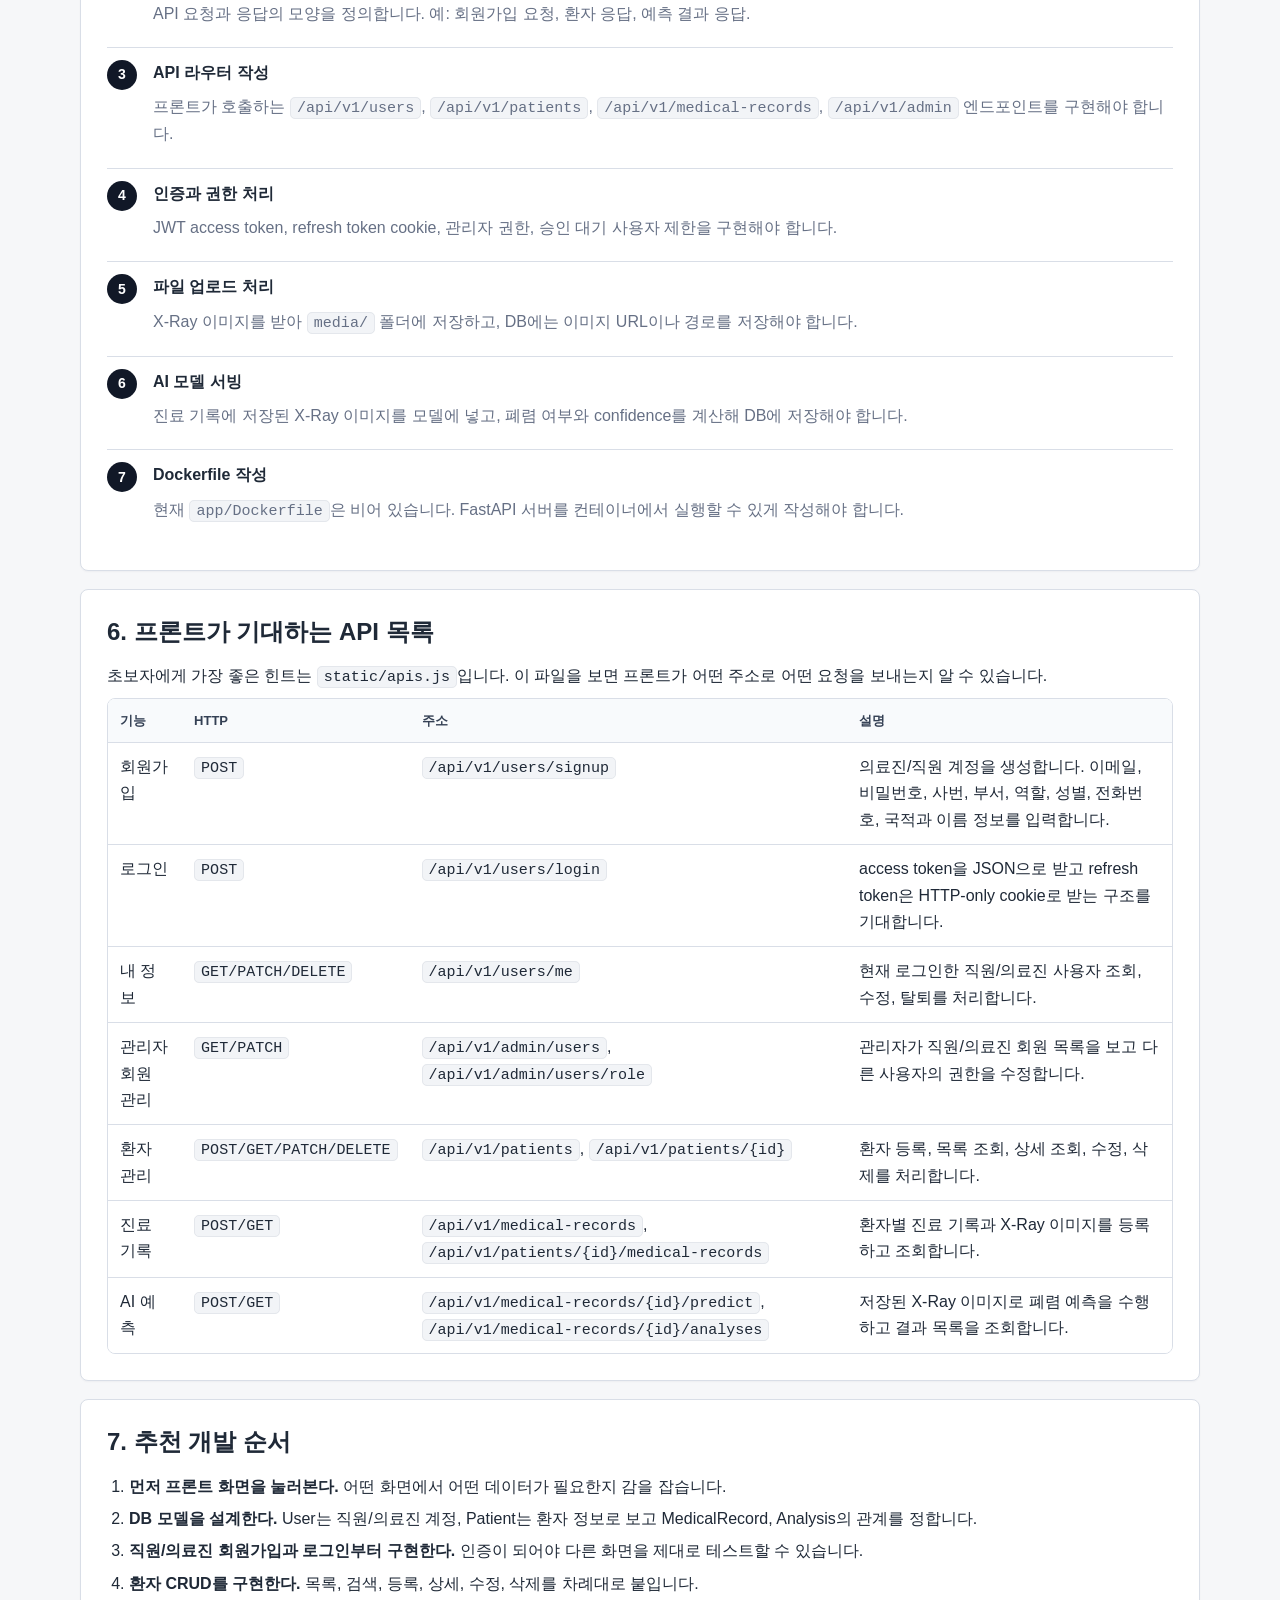
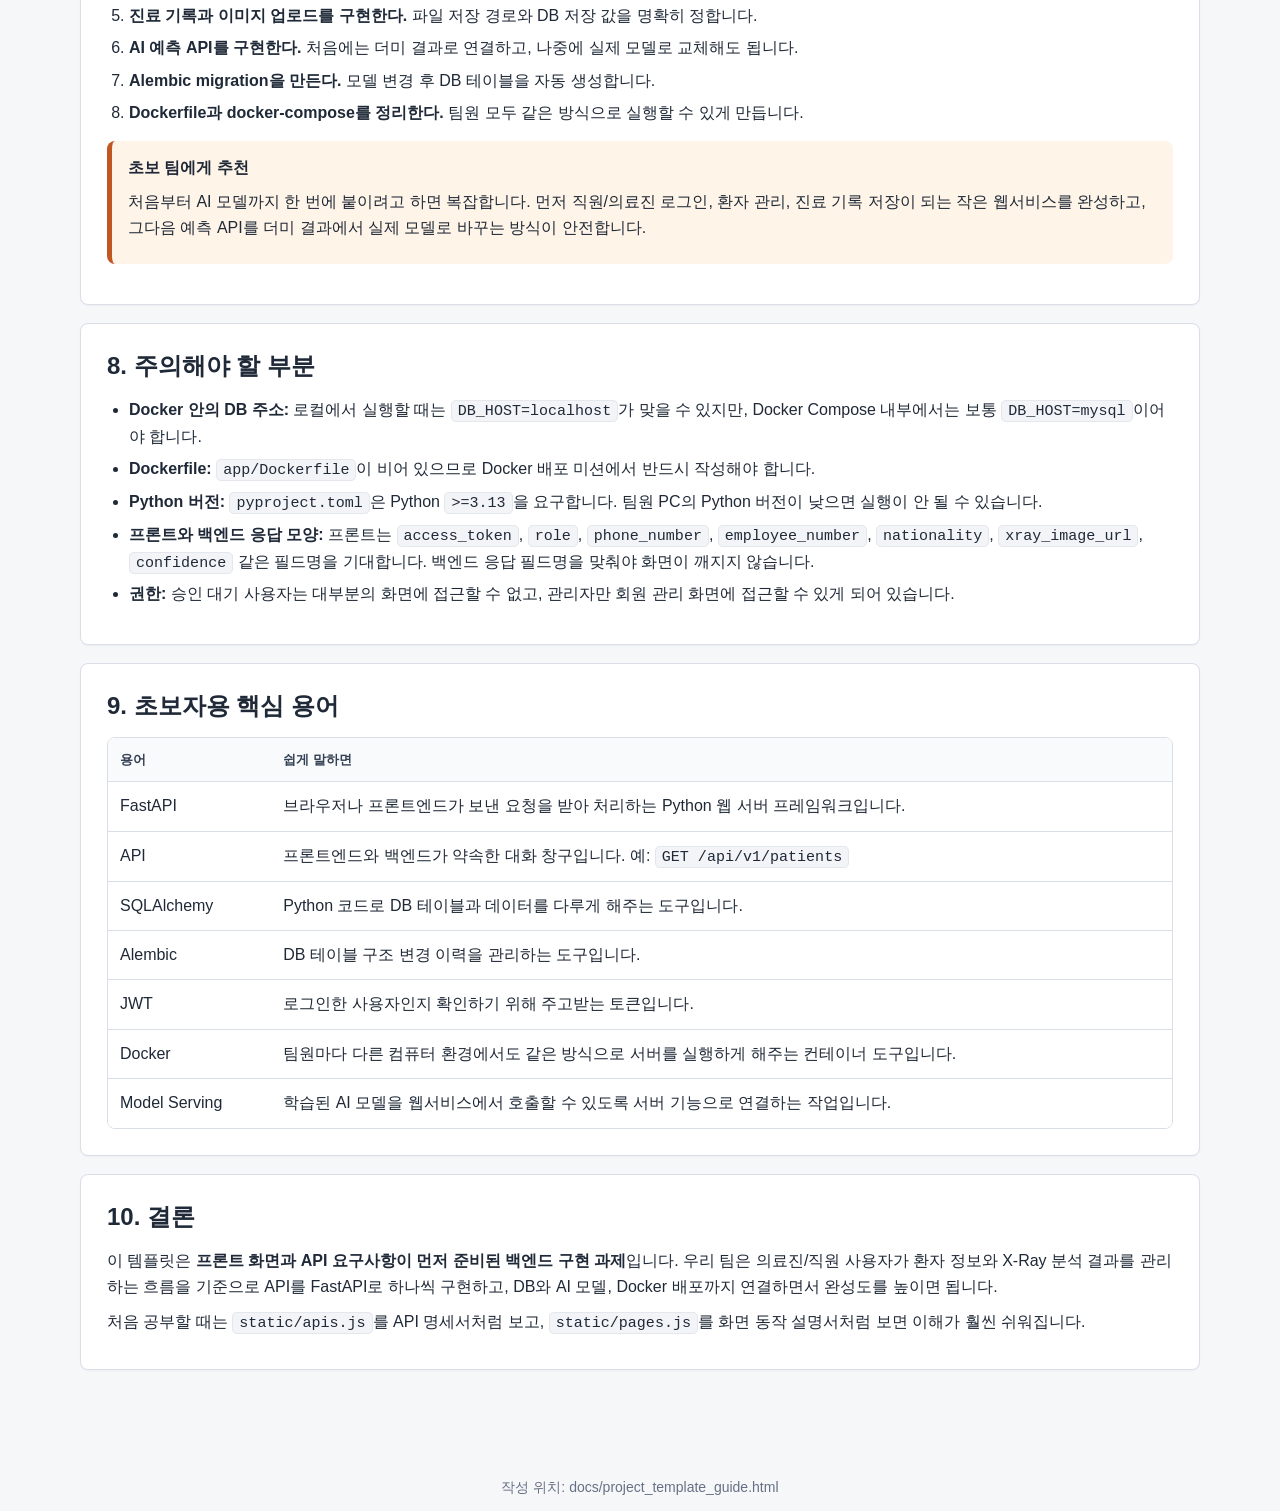
<file: docs/3일차_project_template_guide.html>
<!DOCTYPE html>
<html lang="ko">
<head>
  <meta charset="UTF-8">
  <meta name="viewport" content="width=device-width, initial-scale=1.0">
  <title>AI Health Web Assignment 템플릿 분석 가이드</title>
  <style>
    :root {
      --bg: #f6f7f9;
      --paper: #ffffff;
      --ink: #1f2937;
      --muted: #667085;
      --line: #d9dee7;
      --blue: #2563eb;
      --green: #17803d;
      --orange: #c05621;
      --red: #b42318;
      --violet: #7047b8;
      --soft-blue: #eef4ff;
      --soft-green: #edf8f2;
      --soft-orange: #fff4e8;
      --soft-red: #fff1f0;
      --soft-violet: #f4f0ff;
    }

    * {
      box-sizing: border-box;
    }

    body {
      margin: 0;
      background: var(--bg);
      color: var(--ink);
      font-family: -apple-system, BlinkMacSystemFont, "Segoe UI", sans-serif;
      line-height: 1.65;
    }

    header {
      background: #111827;
      color: white;
      padding: 40px 24px;
    }

    header .wrap,
    main {
      width: min(1120px, calc(100% - 40px));
      margin: 0 auto;
    }

    .eyebrow {
      color: #a7c7ff;
      font-size: 14px;
      font-weight: 700;
      letter-spacing: .02em;
      margin: 0 0 8px;
    }

    h1 {
      margin: 0;
      font-size: clamp(28px, 4vw, 44px);
      line-height: 1.18;
    }

    header p {
      max-width: 760px;
      margin: 16px 0 0;
      color: #d1d5db;
      font-size: 17px;
    }

    main {
      padding: 28px 0 64px;
    }

    section {
      background: var(--paper);
      border: 1px solid var(--line);
      border-radius: 8px;
      padding: 26px;
      margin: 18px 0;
      box-shadow: 0 1px 2px rgba(16, 24, 40, .04);
    }

    h2 {
      margin: 0 0 16px;
      font-size: 24px;
      line-height: 1.3;
    }

    h3 {
      margin: 24px 0 10px;
      font-size: 18px;
    }

    p {
      margin: 8px 0;
    }

    ul,
    ol {
      padding-left: 22px;
      margin: 10px 0;
    }

    li {
      margin: 6px 0;
    }

    code {
      background: #f2f4f7;
      border: 1px solid #e4e7ec;
      border-radius: 5px;
      padding: 1px 6px;
      font-family: ui-monospace, SFMono-Regular, Menlo, Consolas, monospace;
      font-size: .94em;
    }

    .summary {
      display: grid;
      grid-template-columns: repeat(4, minmax(0, 1fr));
      gap: 12px;
      margin-top: 22px;
    }

    .summary-card {
      background: #1f2937;
      border: 1px solid #374151;
      border-radius: 8px;
      padding: 14px;
      min-height: 118px;
    }

    .summary-card strong {
      display: block;
      color: white;
      margin-bottom: 4px;
    }

    .summary-card span {
      color: #d1d5db;
      font-size: 14px;
    }

    .badge {
      display: inline-flex;
      align-items: center;
      border-radius: 999px;
      padding: 3px 9px;
      font-size: 12px;
      font-weight: 700;
      margin-right: 6px;
      border: 1px solid transparent;
    }

    .blue { color: var(--blue); background: var(--soft-blue); border-color: #c7d7fe; }
    .green { color: var(--green); background: var(--soft-green); border-color: #b9e6ca; }
    .orange { color: var(--orange); background: var(--soft-orange); border-color: #fed7aa; }
    .red { color: var(--red); background: var(--soft-red); border-color: #fecdca; }
    .violet { color: var(--violet); background: var(--soft-violet); border-color: #d9d0ff; }

    .diagram {
      display: grid;
      gap: 12px;
      margin: 18px 0 6px;
    }

    .flow {
      display: grid;
      grid-template-columns: repeat(5, minmax(0, 1fr));
      gap: 10px;
      align-items: stretch;
    }

    .roadmap {
      display: grid;
      gap: 14px;
      margin-top: 16px;
    }

    .road-row {
      display: grid;
      grid-template-columns: 130px 1fr;
      gap: 12px;
      align-items: stretch;
    }

    .road-label {
      border-radius: 8px;
      padding: 12px;
      background: #111827;
      color: white;
      font-weight: 800;
      display: flex;
      align-items: center;
      justify-content: center;
      text-align: center;
    }

    .road-track {
      display: grid;
      grid-template-columns: repeat(4, minmax(0, 1fr));
      gap: 10px;
      position: relative;
    }

    .road-step {
      border: 1px solid var(--line);
      border-radius: 8px;
      padding: 13px;
      background: #fbfcfe;
      min-height: 116px;
    }

    .road-step strong {
      display: block;
      margin: 6px 0 3px;
    }

    .road-step small {
      color: var(--muted);
      display: block;
      font-size: 13px;
    }

    .step-no {
      display: inline-grid;
      place-items: center;
      width: 25px;
      height: 25px;
      border-radius: 50%;
      background: #111827;
      color: white;
      font-size: 13px;
      font-weight: 800;
    }

    .connector {
      display: flex;
      align-items: center;
      justify-content: center;
      color: var(--muted);
      font-weight: 800;
      min-height: 22px;
    }

    .branch-grid {
      display: grid;
      grid-template-columns: 1fr 1fr;
      gap: 12px;
      margin-top: 12px;
    }

    .branch {
      border: 1px solid var(--line);
      border-radius: 8px;
      padding: 14px;
      background: #fbfcfe;
    }

    .branch strong {
      display: block;
      margin-bottom: 4px;
    }

    .box {
      border: 1px solid var(--line);
      border-radius: 8px;
      padding: 14px;
      background: #fbfcfe;
      min-height: 104px;
      position: relative;
    }

    .box strong {
      display: block;
      margin-bottom: 4px;
    }

    .box small {
      color: var(--muted);
      display: block;
      font-size: 13px;
    }

    .arrow {
      text-align: center;
      color: var(--muted);
      font-weight: 700;
      padding: 4px 0;
    }

    .layers {
      display: grid;
      grid-template-columns: 1fr;
      gap: 10px;
    }

    .layer {
      display: grid;
      grid-template-columns: 180px 1fr;
      gap: 16px;
      border: 1px solid var(--line);
      border-radius: 8px;
      overflow: hidden;
      background: #fbfcfe;
    }

    .layer-name {
      padding: 14px;
      font-weight: 800;
      background: #f2f4f7;
      border-right: 1px solid var(--line);
    }

    .layer-body {
      padding: 14px;
    }

    .two-col {
      display: grid;
      grid-template-columns: 1fr 1fr;
      gap: 14px;
    }

    .table-wrap {
      overflow-x: auto;
      border: 1px solid var(--line);
      border-radius: 8px;
    }

    table {
      width: 100%;
      border-collapse: collapse;
      min-width: 760px;
      background: white;
    }

    th,
    td {
      padding: 11px 12px;
      border-bottom: 1px solid var(--line);
      vertical-align: top;
      text-align: left;
    }

    th {
      background: #f8fafc;
      font-size: 13px;
      color: #344054;
    }

    tr:last-child td {
      border-bottom: 0;
    }

    .callout {
      border-left: 5px solid var(--blue);
      background: var(--soft-blue);
      padding: 14px 16px;
      border-radius: 8px;
      margin: 14px 0;
    }

    .callout.warning {
      border-left-color: var(--orange);
      background: var(--soft-orange);
    }

    .callout.green-callout {
      border-left-color: var(--green);
      background: var(--soft-green);
    }

    .callout.danger {
      border-left-color: var(--red);
      background: var(--soft-red);
    }

    .todo {
      display: grid;
      grid-template-columns: 36px 1fr;
      gap: 10px;
      align-items: start;
      padding: 12px 0;
      border-bottom: 1px solid var(--line);
    }

    .todo:last-child {
      border-bottom: 0;
    }

    .num {
      width: 30px;
      height: 30px;
      display: grid;
      place-items: center;
      border-radius: 50%;
      background: #111827;
      color: white;
      font-weight: 800;
      font-size: 14px;
    }

    .muted {
      color: var(--muted);
    }

    footer {
      color: var(--muted);
      text-align: center;
      padding: 24px;
      font-size: 14px;
    }

    @media (max-width: 900px) {
      .summary,
      .flow,
      .two-col,
      .road-track,
      .branch-grid {
        grid-template-columns: 1fr;
      }

      .layer {
        grid-template-columns: 1fr;
      }

      .road-row {
        grid-template-columns: 1fr;
      }

      .layer-name {
        border-right: 0;
        border-bottom: 1px solid var(--line);
      }
    }
  </style>
</head>
<body>
  <header>
    <div class="wrap">
      <p class="eyebrow">AI Health Web Assignment</p>
      <h1>프로젝트 템플릿 분석 가이드</h1>
      <p>
        이 문서는 우리 팀이 받은 FastAPI 기반 AI 의료 웹서비스 템플릿을 초보자 관점에서
        쉽게 이해하기 위해 정리한 안내서입니다. 현재 무엇이 준비되어 있고, 무엇을 앞으로
        구현해야 하는지 한눈에 볼 수 있게 구성했습니다. 이 프로젝트의 주요 사용자는
        환자가 아니라 환자 정보를 관리하는 의료진/직원 계정으로 해석합니다.
      </p>
      <div class="summary">
        <div class="summary-card">
          <strong>서비스 주제</strong>
          <span>흉부 X-Ray 이미지로 폐렴 여부를 예측하는 진단 지원 웹서비스</span>
        </div>
        <div class="summary-card">
          <strong>백엔드</strong>
          <span>FastAPI, SQLAlchemy 비동기 DB, Alembic 마이그레이션</span>
        </div>
        <div class="summary-card">
          <strong>프론트엔드</strong>
          <span>정적 HTML, CSS, JavaScript로 만든 SPA 형태의 화면</span>
        </div>
        <div class="summary-card">
          <strong>배포/인프라</strong>
          <span>Docker Compose로 FastAPI와 MySQL을 함께 실행하는 구조</span>
        </div>
      </div>
    </div>
  </header>

  <main>
    <section>
      <h2>1. 이 프로젝트는 어떤 프로젝트인가?</h2>
      <p>
        한 줄로 말하면 <strong>AI 폐렴 진단 지원 시스템</strong>입니다. 의료진/직원 사용자가 회원가입과
        로그인을 하고, 환자 정보를 관리하며, 환자의 진료 기록과 X-Ray 이미지를 등록한 뒤,
        AI 모델로 폐렴 여부를 예측하는 웹서비스를 만드는 것이 목표입니다.
      </p>
      <div class="callout">
        <strong>중요한 해석</strong>
        <p>
          현재 템플릿은 완성된 앱이 아닙니다. 프론트 화면과 API 호출 목록은 꽤 구체적으로 준비되어 있지만,
          실제 FastAPI 백엔드 기능은 대부분 비어 있습니다. 즉 앞으로 우리 팀이 백엔드, DB 모델, 인증, AI 추론,
          Docker 배포를 단계별로 채워 넣어야 합니다.
        </p>
      </div>
      <div class="callout green-callout">
        <strong>서비스 주체 해석</strong>
        <p>
          ERD와 현재 회원가입 UI를 함께 보면 <code>users</code>는 환자 계정이 아니라 서비스에 로그인하는
          의료진/직원 계정으로 보는 것이 자연스럽습니다. <code>patients</code>는 의료진/직원이 등록하고
          조회하는 환자 정보입니다. 따라서 회원가입에는 사번, 부서, 역할, 국적, 이름 분리 같은 직원 계정용
          정보가 포함될 수 있고, 환자는 별도의 <code>patients</code> 테이블에서 관리합니다.
        </p>
      </div>
    </section>

    <section>
      <h2>2. 전체 구조 한눈에 보기</h2>
      <p>
        웹서비스는 보통 <strong>사용자 행동 -> 서버 요청 -> 데이터 처리 -> 화면 갱신</strong>의 흐름으로 움직입니다.
        아래 그림은 이 프로젝트에서 데이터가 오가는 길을 단계별 로드맵처럼 표현한 것입니다.
      </p>

      <div class="roadmap" aria-label="웹서비스 데이터 흐름 로드맵">
        <div class="road-row">
          <div class="road-label">1단계<br>사용자 행동</div>
          <div class="road-track">
            <div class="road-step">
              <span class="badge blue">브라우저</span>
              <strong><span class="step-no">1</span> 화면에서 버튼 클릭</strong>
              <small>예: 직원 로그인, 환자 목록 보기, X-Ray 업로드, AI 예측 결과보기</small>
            </div>
            <div class="road-step">
              <span class="badge green">JavaScript</span>
              <strong><span class="step-no">2</span> 필요한 API 결정</strong>
              <small><code>static/app.js</code>와 <code>static/pages.js</code>가 어떤 화면인지 판단합니다.</small>
            </div>
            <div class="road-step">
              <span class="badge green">JavaScript</span>
              <strong><span class="step-no">3</span> 요청 만들기</strong>
              <small><code>static/apis.js</code>가 주소, method, token, body를 준비합니다.</small>
            </div>
            <div class="road-step">
              <span class="badge violet">FastAPI</span>
              <strong><span class="step-no">4</span> 서버로 전송</strong>
              <small>요청 주소는 대부분 <code>/api/v1/...</code> 형태입니다.</small>
            </div>
          </div>
        </div>

        <div class="connector">아래로 내려가며 서버가 요청을 처리합니다</div>

        <div class="road-row">
          <div class="road-label">2단계<br>서버 처리</div>
          <div class="road-track">
            <div class="road-step">
              <span class="badge violet">FastAPI</span>
              <strong><span class="step-no">5</span> 요청 받기</strong>
              <small>라우터가 요청을 받고, 어떤 기능인지 구분합니다.</small>
            </div>
            <div class="road-step">
              <span class="badge violet">인증/권한</span>
              <strong><span class="step-no">6</span> 직원/의료진 사용자 확인</strong>
              <small>로그인 토큰, 승인 상태, 관리자 권한을 확인합니다.</small>
            </div>
            <div class="road-step">
              <span class="badge orange">MySQL</span>
              <strong><span class="step-no">7</span> DB 작업</strong>
              <small>직원 계정, 환자, 진료 기록, 예측 결과를 조회하거나 저장합니다.</small>
            </div>
            <div class="road-step">
              <span class="badge red">AI 모델</span>
              <strong><span class="step-no">8</span> 예측 실행</strong>
              <small>AI 예측 요청일 때만 X-Ray 이미지를 모델에 넣어 결과를 계산합니다.</small>
            </div>
          </div>
        </div>

        <div class="connector">처리 결과가 다시 화면으로 돌아옵니다</div>

        <div class="road-row">
          <div class="road-label">3단계<br>화면 갱신</div>
          <div class="road-track">
            <div class="road-step">
              <span class="badge violet">FastAPI</span>
              <strong><span class="step-no">9</span> JSON 응답</strong>
              <small>DB나 AI 모델 결과를 프론트가 읽을 수 있는 JSON으로 돌려줍니다.</small>
            </div>
            <div class="road-step">
              <span class="badge green">JavaScript</span>
              <strong><span class="step-no">10</span> 응답 해석</strong>
              <small>받은 데이터를 표, 상세 정보, 알림 메시지 형태로 바꿉니다.</small>
            </div>
            <div class="road-step">
              <span class="badge blue">브라우저</span>
              <strong><span class="step-no">11</span> 화면 표시</strong>
              <small>직원/의료진 사용자는 환자 목록, 진료 기록, AI 예측 결과를 화면에서 봅니다.</small>
            </div>
            <div class="road-step">
              <span class="badge blue">다음 행동</span>
              <strong><span class="step-no">12</span> 다시 반복</strong>
              <small>직원/의료진 사용자가 다른 버튼을 누르면 같은 흐름이 다시 시작됩니다.</small>
            </div>
          </div>
        </div>
      </div>

      <div class="branch-grid">
        <div class="branch">
          <span class="badge orange">일반 기능</span>
          <strong>환자 목록 보기 예시</strong>
          <p class="muted">
            <code>환자 목록 보기</code>를 누르면 JavaScript가 <code>GET /api/v1/patients</code>를 호출하고,
            FastAPI가 MySQL에서 환자 목록을 가져와 화면에 표로 보여줍니다. 이때 AI 모델은 사용하지 않습니다.
          </p>
        </div>
        <div class="branch">
          <span class="badge red">AI 기능</span>
          <strong>AI 예측 결과보기 예시</strong>
          <p class="muted">
            <code>AI 예측 결과보기</code>를 누르면 FastAPI가 진료 기록의 X-Ray 이미지를 찾고,
            AI 모델로 폐렴 여부를 예측한 뒤 결과를 MySQL에 저장하고 화면에 보여줍니다.
          </p>
        </div>
      </div>

      <div class="callout">
        <strong>쉽게 기억하기</strong>
        <p>
          프론트엔드는 <strong>보여주고 요청하는 역할</strong>, FastAPI는 <strong>판단하고 처리하는 역할</strong>,
          MySQL은 <strong>기억하는 역할</strong>, AI 모델은 <strong>X-Ray를 분석하는 역할</strong>입니다.
        </p>
      </div>
    </section>

    <section>
      <h2>3. 폴더별 역할</h2>
      <div class="layers">
        <div class="layer">
          <div class="layer-name"><code>app/</code></div>
          <div class="layer-body">
            FastAPI 백엔드 코드가 들어가는 폴더입니다. 현재는 앱 실행 파일과 DB 설정 정도만 있고,
            실제 API 라우터, 모델, 스키마, 서비스, 저장소 코드는 대부분 비어 있습니다.
          </div>
        </div>
        <div class="layer">
          <div class="layer-name"><code>static/</code></div>
          <div class="layer-body">
            브라우저에서 보이는 화면입니다. HTML 템플릿, CSS, JavaScript가 들어 있습니다.
            프론트가 어떤 API를 기대하는지 확인하는 데 가장 중요한 힌트가 됩니다.
          </div>
        </div>
        <div class="layer">
          <div class="layer-name"><code>alembic/</code></div>
          <div class="layer-body">
            DB 테이블 변경 이력을 관리하는 마이그레이션 도구입니다. SQLAlchemy 모델을 만든 뒤
            Alembic으로 실제 MySQL 테이블을 생성하거나 변경합니다.
          </div>
        </div>
        <div class="layer">
          <div class="layer-name"><code>docs/</code></div>
          <div class="layer-body">
            팀 규칙이나 프로젝트 설명 문서를 모아두는 폴더입니다. 이 가이드 문서도 여기에 추가했습니다.
          </div>
        </div>
        <div class="layer">
          <div class="layer-name"><code>docker-compose.yml</code></div>
          <div class="layer-body">
            FastAPI 서버와 MySQL 서버를 Docker로 함께 실행하기 위한 설정입니다.
            다만 <code>app/Dockerfile</code>이 아직 비어 있어서 배포 단계에서 작성해야 합니다.
          </div>
        </div>
      </div>
    </section>

    <section>
      <h2>4. 현재 구현되어 있는 것</h2>
      <div class="two-col">
        <div>
          <h3>백엔드 쪽</h3>
          <ul>
            <li><code>app/main.py</code>에서 FastAPI 앱을 생성합니다.</li>
            <li><code>/healthcheck</code>로 서버 상태를 확인할 수 있습니다.</li>
            <li><code>/static</code> 경로로 CSS/JS/HTML 파일을 제공합니다.</li>
            <li><code>/media</code> 경로로 업로드 파일을 제공할 준비가 되어 있습니다.</li>
            <li>MySQL에 비동기로 연결하는 SQLAlchemy 설정이 있습니다.</li>
            <li>Alembic 마이그레이션을 사용할 수 있는 설정이 있습니다.</li>
          </ul>
        </div>
        <div>
          <h3>프론트엔드 쪽</h3>
          <ul>
            <li>로그인, 회원가입 화면이 있습니다.</li>
            <li>환자 목록, 환자 등록, 환자 상세 화면이 있습니다.</li>
            <li>진료 기록 등록과 X-Ray 이미지 미리보기 화면이 있습니다.</li>
            <li>AI 예측 결과를 보여주는 화면이 있습니다.</li>
            <li>관리자용 회원 관리 화면이 있습니다.</li>
            <li>토큰 만료 시 refresh 요청을 보내는 흐름이 들어 있습니다.</li>
          </ul>
        </div>
      </div>
    </section>

    <section>
      <h2>5. 아직 비어 있거나 구현해야 하는 것</h2>
      <div class="todo">
        <div class="num">1</div>
        <div>
          <strong>DB 모델 작성</strong>
          <p class="muted">
            User, Patient, MedicalRecord, Analysis 같은 테이블 구조를 SQLAlchemy 모델로 만들어야 합니다.
          </p>
        </div>
      </div>
      <div class="todo">
        <div class="num">2</div>
        <div>
          <strong>Pydantic 스키마 작성</strong>
          <p class="muted">
            API 요청과 응답의 모양을 정의합니다. 예: 회원가입 요청, 환자 응답, 예측 결과 응답.
          </p>
        </div>
      </div>
      <div class="todo">
        <div class="num">3</div>
        <div>
          <strong>API 라우터 작성</strong>
          <p class="muted">
            프론트가 호출하는 <code>/api/v1/users</code>, <code>/api/v1/patients</code>,
            <code>/api/v1/medical-records</code>, <code>/api/v1/admin</code> 엔드포인트를 구현해야 합니다.
          </p>
        </div>
      </div>
      <div class="todo">
        <div class="num">4</div>
        <div>
          <strong>인증과 권한 처리</strong>
          <p class="muted">
            JWT access token, refresh token cookie, 관리자 권한, 승인 대기 사용자 제한을 구현해야 합니다.
          </p>
        </div>
      </div>
      <div class="todo">
        <div class="num">5</div>
        <div>
          <strong>파일 업로드 처리</strong>
          <p class="muted">
            X-Ray 이미지를 받아 <code>media/</code> 폴더에 저장하고, DB에는 이미지 URL이나 경로를 저장해야 합니다.
          </p>
        </div>
      </div>
      <div class="todo">
        <div class="num">6</div>
        <div>
          <strong>AI 모델 서빙</strong>
          <p class="muted">
            진료 기록에 저장된 X-Ray 이미지를 모델에 넣고, 폐렴 여부와 confidence를 계산해 DB에 저장해야 합니다.
          </p>
        </div>
      </div>
      <div class="todo">
        <div class="num">7</div>
        <div>
          <strong>Dockerfile 작성</strong>
          <p class="muted">
            현재 <code>app/Dockerfile</code>은 비어 있습니다. FastAPI 서버를 컨테이너에서 실행할 수 있게 작성해야 합니다.
          </p>
        </div>
      </div>
    </section>

    <section>
      <h2>6. 프론트가 기대하는 API 목록</h2>
      <p>
        초보자에게 가장 좋은 힌트는 <code>static/apis.js</code>입니다. 이 파일을 보면
        프론트가 어떤 주소로 어떤 요청을 보내는지 알 수 있습니다.
      </p>
      <div class="table-wrap">
        <table>
          <thead>
            <tr>
              <th>기능</th>
              <th>HTTP</th>
              <th>주소</th>
              <th>설명</th>
            </tr>
          </thead>
          <tbody>
            <tr>
              <td>회원가입</td>
              <td><code>POST</code></td>
              <td><code>/api/v1/users/signup</code></td>
              <td>의료진/직원 계정을 생성합니다. 이메일, 비밀번호, 사번, 부서, 역할, 성별, 전화번호, 국적과 이름 정보를 입력합니다.</td>
            </tr>
            <tr>
              <td>로그인</td>
              <td><code>POST</code></td>
              <td><code>/api/v1/users/login</code></td>
              <td>access token을 JSON으로 받고 refresh token은 HTTP-only cookie로 받는 구조를 기대합니다.</td>
            </tr>
            <tr>
              <td>내 정보</td>
              <td><code>GET/PATCH/DELETE</code></td>
              <td><code>/api/v1/users/me</code></td>
              <td>현재 로그인한 직원/의료진 사용자 조회, 수정, 탈퇴를 처리합니다.</td>
            </tr>
            <tr>
              <td>관리자 회원 관리</td>
              <td><code>GET/PATCH</code></td>
              <td><code>/api/v1/admin/users</code>, <code>/api/v1/admin/users/role</code></td>
              <td>관리자가 직원/의료진 회원 목록을 보고 다른 사용자의 권한을 수정합니다.</td>
            </tr>
            <tr>
              <td>환자 관리</td>
              <td><code>POST/GET/PATCH/DELETE</code></td>
              <td><code>/api/v1/patients</code>, <code>/api/v1/patients/{id}</code></td>
              <td>환자 등록, 목록 조회, 상세 조회, 수정, 삭제를 처리합니다.</td>
            </tr>
            <tr>
              <td>진료 기록</td>
              <td><code>POST/GET</code></td>
              <td><code>/api/v1/medical-records</code>, <code>/api/v1/patients/{id}/medical-records</code></td>
              <td>환자별 진료 기록과 X-Ray 이미지를 등록하고 조회합니다.</td>
            </tr>
            <tr>
              <td>AI 예측</td>
              <td><code>POST/GET</code></td>
              <td><code>/api/v1/medical-records/{id}/predict</code>, <code>/api/v1/medical-records/{id}/analyses</code></td>
              <td>저장된 X-Ray 이미지로 폐렴 예측을 수행하고 결과 목록을 조회합니다.</td>
            </tr>
          </tbody>
        </table>
      </div>
    </section>

    <section>
      <h2>7. 추천 개발 순서</h2>
      <ol>
        <li><strong>먼저 프론트 화면을 눌러본다.</strong> 어떤 화면에서 어떤 데이터가 필요한지 감을 잡습니다.</li>
        <li><strong>DB 모델을 설계한다.</strong> User는 직원/의료진 계정, Patient는 환자 정보로 보고 MedicalRecord, Analysis의 관계를 정합니다.</li>
        <li><strong>직원/의료진 회원가입과 로그인부터 구현한다.</strong> 인증이 되어야 다른 화면을 제대로 테스트할 수 있습니다.</li>
        <li><strong>환자 CRUD를 구현한다.</strong> 목록, 검색, 등록, 상세, 수정, 삭제를 차례대로 붙입니다.</li>
        <li><strong>진료 기록과 이미지 업로드를 구현한다.</strong> 파일 저장 경로와 DB 저장 값을 명확히 정합니다.</li>
        <li><strong>AI 예측 API를 구현한다.</strong> 처음에는 더미 결과로 연결하고, 나중에 실제 모델로 교체해도 됩니다.</li>
        <li><strong>Alembic migration을 만든다.</strong> 모델 변경 후 DB 테이블을 자동 생성합니다.</li>
        <li><strong>Dockerfile과 docker-compose를 정리한다.</strong> 팀원 모두 같은 방식으로 실행할 수 있게 만듭니다.</li>
      </ol>
      <div class="callout warning">
        <strong>초보 팀에게 추천</strong>
        <p>
          처음부터 AI 모델까지 한 번에 붙이려고 하면 복잡합니다. 먼저 직원/의료진 로그인, 환자 관리,
          진료 기록 저장이 되는 작은 웹서비스를 완성하고, 그다음 예측 API를 더미 결과에서 실제 모델로
          바꾸는 방식이 안전합니다.
        </p>
      </div>
    </section>

    <section>
      <h2>8. 주의해야 할 부분</h2>
      <ul>
        <li>
          <strong>Docker 안의 DB 주소:</strong>
          로컬에서 실행할 때는 <code>DB_HOST=localhost</code>가 맞을 수 있지만, Docker Compose 내부에서는
          보통 <code>DB_HOST=mysql</code>이어야 합니다.
        </li>
        <li>
          <strong>Dockerfile:</strong>
          <code>app/Dockerfile</code>이 비어 있으므로 Docker 배포 미션에서 반드시 작성해야 합니다.
        </li>
        <li>
          <strong>Python 버전:</strong>
          <code>pyproject.toml</code>은 Python <code>&gt;=3.13</code>을 요구합니다. 팀원 PC의 Python 버전이 낮으면 실행이 안 될 수 있습니다.
        </li>
        <li>
          <strong>프론트와 백엔드 응답 모양:</strong>
          프론트는 <code>access_token</code>, <code>role</code>, <code>phone_number</code>,
          <code>employee_number</code>, <code>nationality</code>, <code>xray_image_url</code>,
          <code>confidence</code> 같은 필드명을 기대합니다. 백엔드 응답 필드명을 맞춰야 화면이 깨지지 않습니다.
        </li>
        <li>
          <strong>권한:</strong>
          승인 대기 사용자는 대부분의 화면에 접근할 수 없고, 관리자만 회원 관리 화면에 접근할 수 있게 되어 있습니다.
        </li>
      </ul>
    </section>

    <section>
      <h2>9. 초보자용 핵심 용어</h2>
      <div class="table-wrap">
        <table>
          <thead>
            <tr>
              <th>용어</th>
              <th>쉽게 말하면</th>
            </tr>
          </thead>
          <tbody>
            <tr>
              <td>FastAPI</td>
              <td>브라우저나 프론트엔드가 보낸 요청을 받아 처리하는 Python 웹 서버 프레임워크입니다.</td>
            </tr>
            <tr>
              <td>API</td>
              <td>프론트엔드와 백엔드가 약속한 대화 창구입니다. 예: <code>GET /api/v1/patients</code></td>
            </tr>
            <tr>
              <td>SQLAlchemy</td>
              <td>Python 코드로 DB 테이블과 데이터를 다루게 해주는 도구입니다.</td>
            </tr>
            <tr>
              <td>Alembic</td>
              <td>DB 테이블 구조 변경 이력을 관리하는 도구입니다.</td>
            </tr>
            <tr>
              <td>JWT</td>
              <td>로그인한 사용자인지 확인하기 위해 주고받는 토큰입니다.</td>
            </tr>
            <tr>
              <td>Docker</td>
              <td>팀원마다 다른 컴퓨터 환경에서도 같은 방식으로 서버를 실행하게 해주는 컨테이너 도구입니다.</td>
            </tr>
            <tr>
              <td>Model Serving</td>
              <td>학습된 AI 모델을 웹서비스에서 호출할 수 있도록 서버 기능으로 연결하는 작업입니다.</td>
            </tr>
          </tbody>
        </table>
      </div>
    </section>

    <section>
      <h2>10. 결론</h2>
      <p>
        이 템플릿은 <strong>프론트 화면과 API 요구사항이 먼저 준비된 백엔드 구현 과제</strong>입니다.
        우리 팀은 의료진/직원 사용자가 환자 정보와 X-Ray 분석 결과를 관리하는 흐름을 기준으로 API를
        FastAPI로 하나씩 구현하고, DB와 AI 모델, Docker 배포까지 연결하면서 완성도를 높이면 됩니다.
      </p>
      <p>
        처음 공부할 때는 <code>static/apis.js</code>를 API 명세서처럼 보고, <code>static/pages.js</code>를
        화면 동작 설명서처럼 보면 이해가 훨씬 쉬워집니다.
      </p>
    </section>
  </main>

  <footer>
    작성 위치: docs/project_template_guide.html
  </footer>
</body>
</html>
</file>
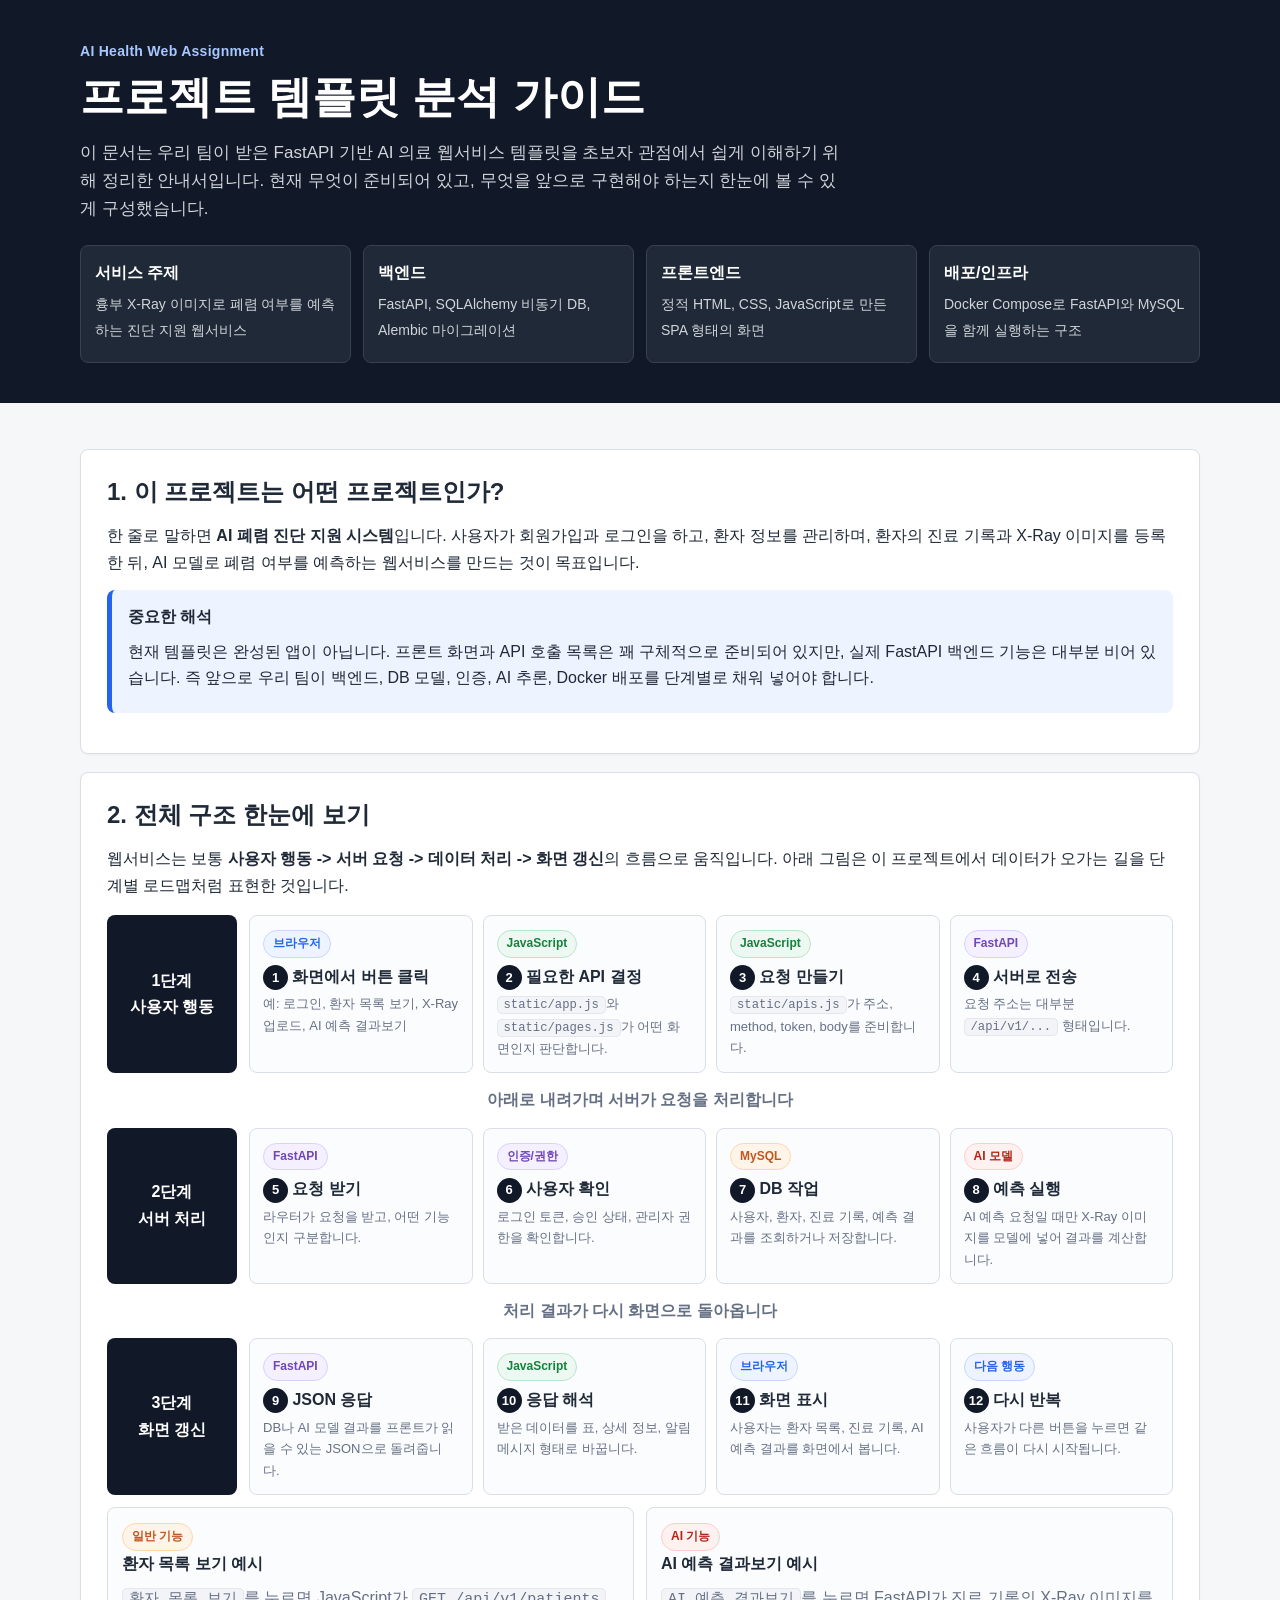
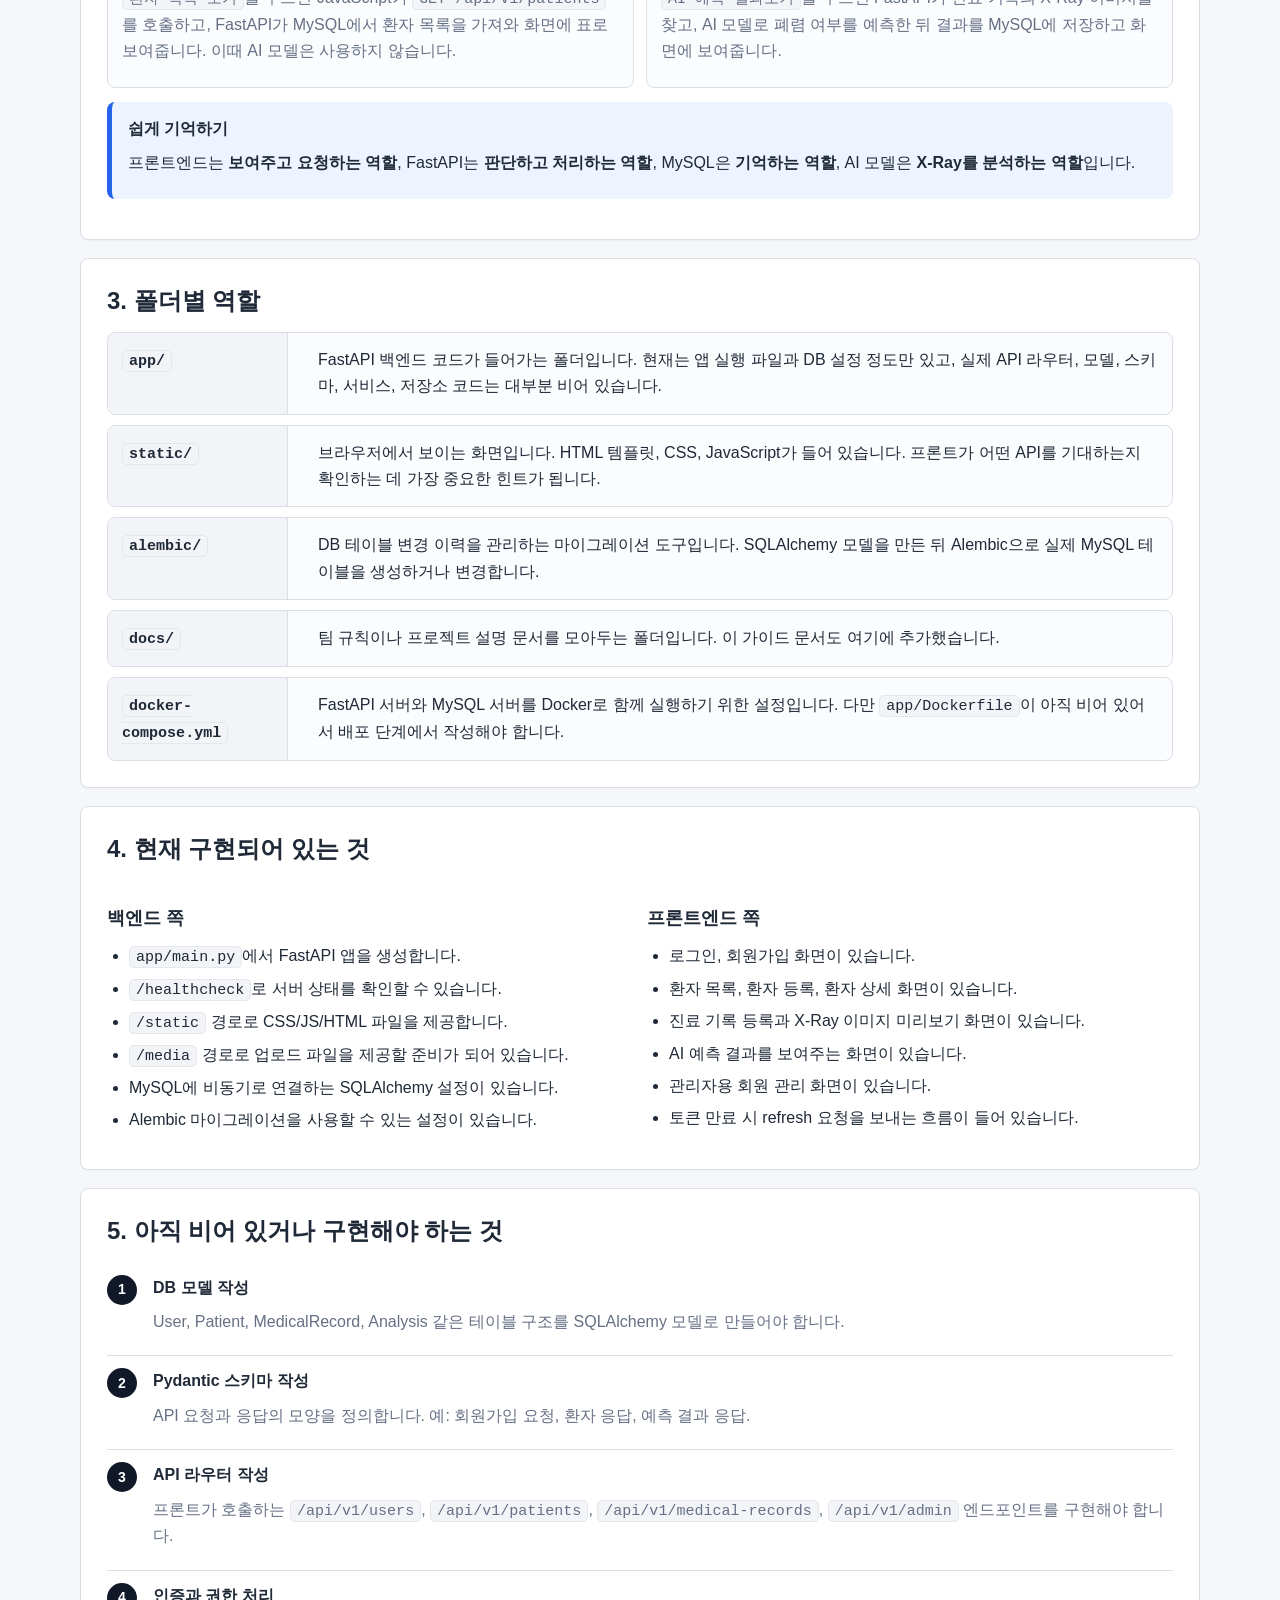
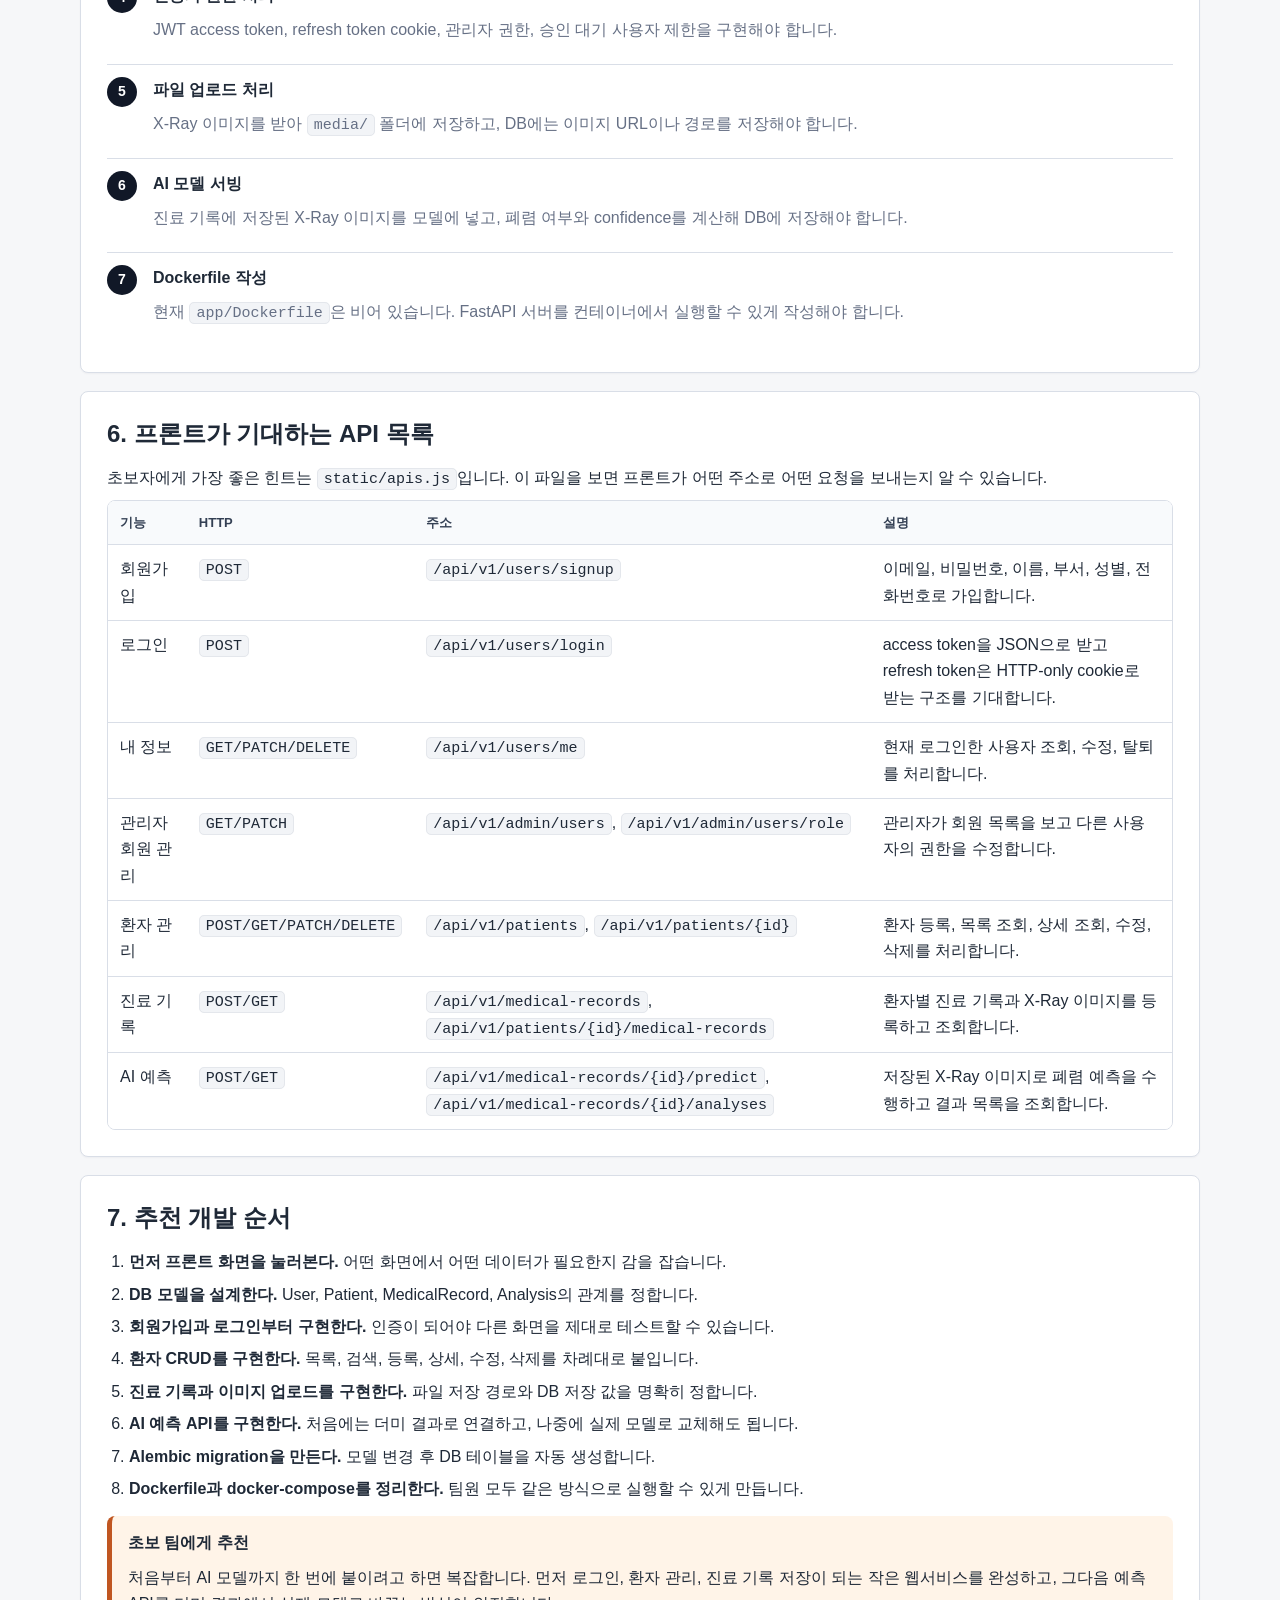
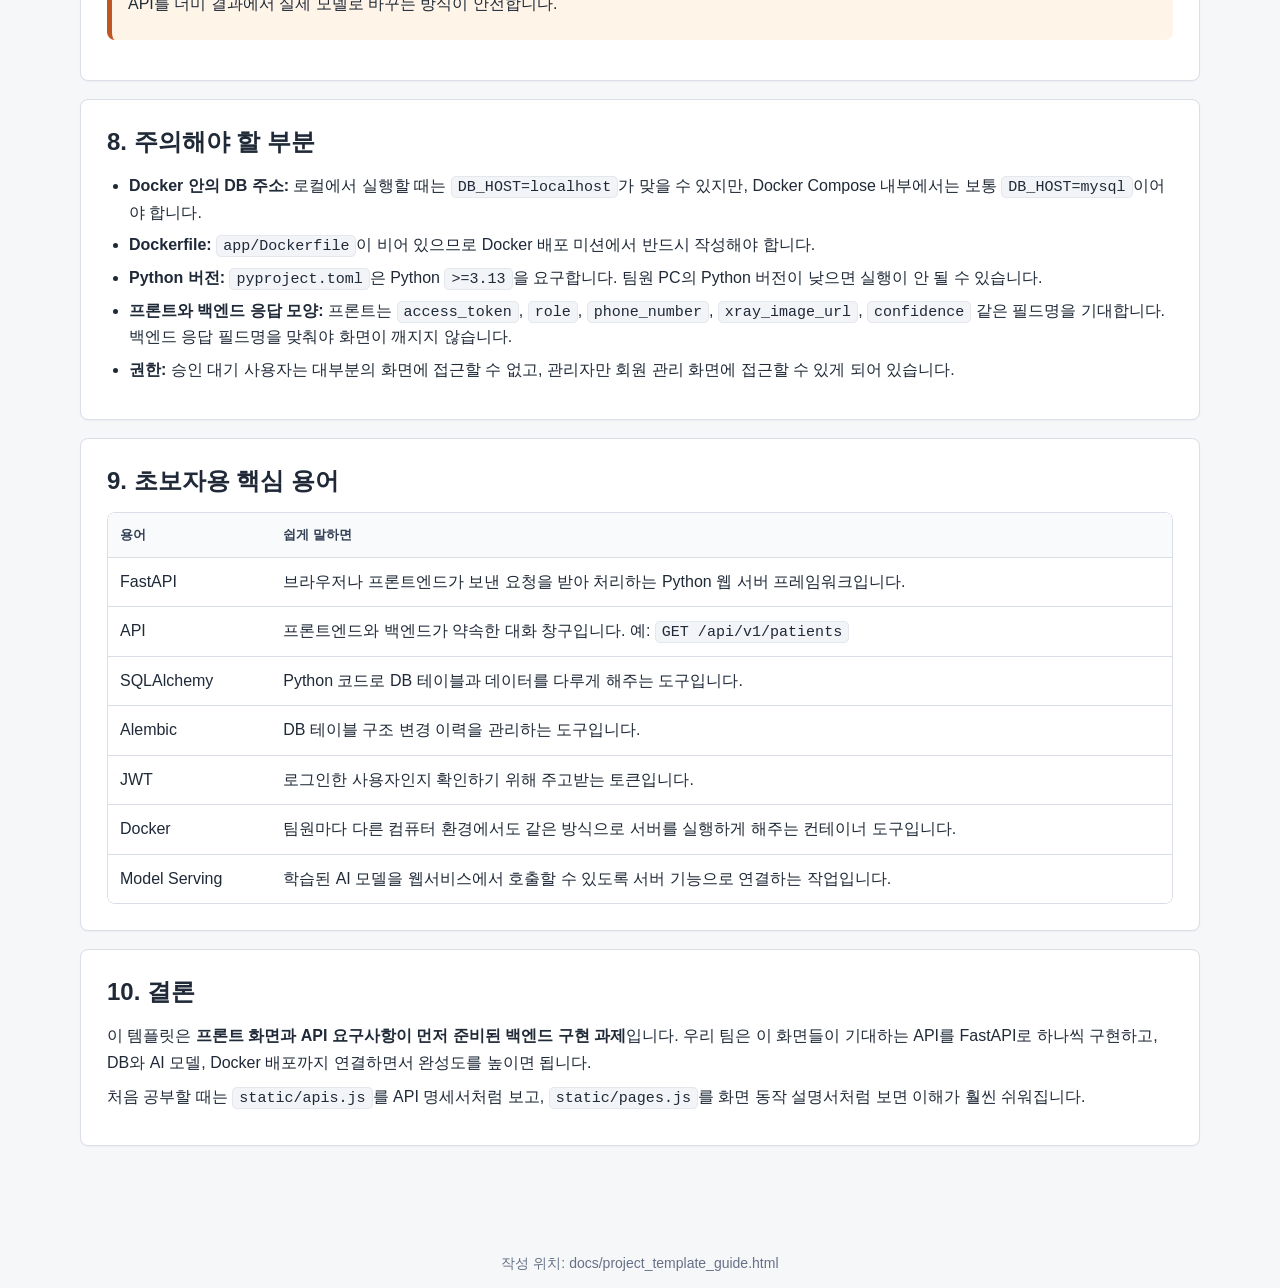
<file: docs/project_template_guide.html>
<!DOCTYPE html>
<html lang="ko">
<head>
  <meta charset="UTF-8">
  <meta name="viewport" content="width=device-width, initial-scale=1.0">
  <title>AI Health Web Assignment 템플릿 분석 가이드</title>
  <style>
    :root {
      --bg: #f6f7f9;
      --paper: #ffffff;
      --ink: #1f2937;
      --muted: #667085;
      --line: #d9dee7;
      --blue: #2563eb;
      --green: #17803d;
      --orange: #c05621;
      --red: #b42318;
      --violet: #7047b8;
      --soft-blue: #eef4ff;
      --soft-green: #edf8f2;
      --soft-orange: #fff4e8;
      --soft-red: #fff1f0;
      --soft-violet: #f4f0ff;
    }

    * {
      box-sizing: border-box;
    }

    body {
      margin: 0;
      background: var(--bg);
      color: var(--ink);
      font-family: -apple-system, BlinkMacSystemFont, "Segoe UI", sans-serif;
      line-height: 1.65;
    }

    header {
      background: #111827;
      color: white;
      padding: 40px 24px;
    }

    header .wrap,
    main {
      width: min(1120px, calc(100% - 40px));
      margin: 0 auto;
    }

    .eyebrow {
      color: #a7c7ff;
      font-size: 14px;
      font-weight: 700;
      letter-spacing: .02em;
      margin: 0 0 8px;
    }

    h1 {
      margin: 0;
      font-size: clamp(28px, 4vw, 44px);
      line-height: 1.18;
    }

    header p {
      max-width: 760px;
      margin: 16px 0 0;
      color: #d1d5db;
      font-size: 17px;
    }

    main {
      padding: 28px 0 64px;
    }

    section {
      background: var(--paper);
      border: 1px solid var(--line);
      border-radius: 8px;
      padding: 26px;
      margin: 18px 0;
      box-shadow: 0 1px 2px rgba(16, 24, 40, .04);
    }

    h2 {
      margin: 0 0 16px;
      font-size: 24px;
      line-height: 1.3;
    }

    h3 {
      margin: 24px 0 10px;
      font-size: 18px;
    }

    p {
      margin: 8px 0;
    }

    ul,
    ol {
      padding-left: 22px;
      margin: 10px 0;
    }

    li {
      margin: 6px 0;
    }

    code {
      background: #f2f4f7;
      border: 1px solid #e4e7ec;
      border-radius: 5px;
      padding: 1px 6px;
      font-family: ui-monospace, SFMono-Regular, Menlo, Consolas, monospace;
      font-size: .94em;
    }

    .summary {
      display: grid;
      grid-template-columns: repeat(4, minmax(0, 1fr));
      gap: 12px;
      margin-top: 22px;
    }

    .summary-card {
      background: #1f2937;
      border: 1px solid #374151;
      border-radius: 8px;
      padding: 14px;
      min-height: 118px;
    }

    .summary-card strong {
      display: block;
      color: white;
      margin-bottom: 4px;
    }

    .summary-card span {
      color: #d1d5db;
      font-size: 14px;
    }

    .badge {
      display: inline-flex;
      align-items: center;
      border-radius: 999px;
      padding: 3px 9px;
      font-size: 12px;
      font-weight: 700;
      margin-right: 6px;
      border: 1px solid transparent;
    }

    .blue { color: var(--blue); background: var(--soft-blue); border-color: #c7d7fe; }
    .green { color: var(--green); background: var(--soft-green); border-color: #b9e6ca; }
    .orange { color: var(--orange); background: var(--soft-orange); border-color: #fed7aa; }
    .red { color: var(--red); background: var(--soft-red); border-color: #fecdca; }
    .violet { color: var(--violet); background: var(--soft-violet); border-color: #d9d0ff; }

    .diagram {
      display: grid;
      gap: 12px;
      margin: 18px 0 6px;
    }

    .flow {
      display: grid;
      grid-template-columns: repeat(5, minmax(0, 1fr));
      gap: 10px;
      align-items: stretch;
    }

    .roadmap {
      display: grid;
      gap: 14px;
      margin-top: 16px;
    }

    .road-row {
      display: grid;
      grid-template-columns: 130px 1fr;
      gap: 12px;
      align-items: stretch;
    }

    .road-label {
      border-radius: 8px;
      padding: 12px;
      background: #111827;
      color: white;
      font-weight: 800;
      display: flex;
      align-items: center;
      justify-content: center;
      text-align: center;
    }

    .road-track {
      display: grid;
      grid-template-columns: repeat(4, minmax(0, 1fr));
      gap: 10px;
      position: relative;
    }

    .road-step {
      border: 1px solid var(--line);
      border-radius: 8px;
      padding: 13px;
      background: #fbfcfe;
      min-height: 116px;
    }

    .road-step strong {
      display: block;
      margin: 6px 0 3px;
    }

    .road-step small {
      color: var(--muted);
      display: block;
      font-size: 13px;
    }

    .step-no {
      display: inline-grid;
      place-items: center;
      width: 25px;
      height: 25px;
      border-radius: 50%;
      background: #111827;
      color: white;
      font-size: 13px;
      font-weight: 800;
    }

    .connector {
      display: flex;
      align-items: center;
      justify-content: center;
      color: var(--muted);
      font-weight: 800;
      min-height: 22px;
    }

    .branch-grid {
      display: grid;
      grid-template-columns: 1fr 1fr;
      gap: 12px;
      margin-top: 12px;
    }

    .branch {
      border: 1px solid var(--line);
      border-radius: 8px;
      padding: 14px;
      background: #fbfcfe;
    }

    .branch strong {
      display: block;
      margin-bottom: 4px;
    }

    .box {
      border: 1px solid var(--line);
      border-radius: 8px;
      padding: 14px;
      background: #fbfcfe;
      min-height: 104px;
      position: relative;
    }

    .box strong {
      display: block;
      margin-bottom: 4px;
    }

    .box small {
      color: var(--muted);
      display: block;
      font-size: 13px;
    }

    .arrow {
      text-align: center;
      color: var(--muted);
      font-weight: 700;
      padding: 4px 0;
    }

    .layers {
      display: grid;
      grid-template-columns: 1fr;
      gap: 10px;
    }

    .layer {
      display: grid;
      grid-template-columns: 180px 1fr;
      gap: 16px;
      border: 1px solid var(--line);
      border-radius: 8px;
      overflow: hidden;
      background: #fbfcfe;
    }

    .layer-name {
      padding: 14px;
      font-weight: 800;
      background: #f2f4f7;
      border-right: 1px solid var(--line);
    }

    .layer-body {
      padding: 14px;
    }

    .two-col {
      display: grid;
      grid-template-columns: 1fr 1fr;
      gap: 14px;
    }

    .table-wrap {
      overflow-x: auto;
      border: 1px solid var(--line);
      border-radius: 8px;
    }

    table {
      width: 100%;
      border-collapse: collapse;
      min-width: 760px;
      background: white;
    }

    th,
    td {
      padding: 11px 12px;
      border-bottom: 1px solid var(--line);
      vertical-align: top;
      text-align: left;
    }

    th {
      background: #f8fafc;
      font-size: 13px;
      color: #344054;
    }

    tr:last-child td {
      border-bottom: 0;
    }

    .callout {
      border-left: 5px solid var(--blue);
      background: var(--soft-blue);
      padding: 14px 16px;
      border-radius: 8px;
      margin: 14px 0;
    }

    .callout.warning {
      border-left-color: var(--orange);
      background: var(--soft-orange);
    }

    .callout.danger {
      border-left-color: var(--red);
      background: var(--soft-red);
    }

    .todo {
      display: grid;
      grid-template-columns: 36px 1fr;
      gap: 10px;
      align-items: start;
      padding: 12px 0;
      border-bottom: 1px solid var(--line);
    }

    .todo:last-child {
      border-bottom: 0;
    }

    .num {
      width: 30px;
      height: 30px;
      display: grid;
      place-items: center;
      border-radius: 50%;
      background: #111827;
      color: white;
      font-weight: 800;
      font-size: 14px;
    }

    .muted {
      color: var(--muted);
    }

    footer {
      color: var(--muted);
      text-align: center;
      padding: 24px;
      font-size: 14px;
    }

    @media (max-width: 900px) {
      .summary,
      .flow,
      .two-col,
      .road-track,
      .branch-grid {
        grid-template-columns: 1fr;
      }

      .layer {
        grid-template-columns: 1fr;
      }

      .road-row {
        grid-template-columns: 1fr;
      }

      .layer-name {
        border-right: 0;
        border-bottom: 1px solid var(--line);
      }
    }
  </style>
</head>
<body>
  <header>
    <div class="wrap">
      <p class="eyebrow">AI Health Web Assignment</p>
      <h1>프로젝트 템플릿 분석 가이드</h1>
      <p>
        이 문서는 우리 팀이 받은 FastAPI 기반 AI 의료 웹서비스 템플릿을 초보자 관점에서
        쉽게 이해하기 위해 정리한 안내서입니다. 현재 무엇이 준비되어 있고, 무엇을 앞으로
        구현해야 하는지 한눈에 볼 수 있게 구성했습니다.
      </p>
      <div class="summary">
        <div class="summary-card">
          <strong>서비스 주제</strong>
          <span>흉부 X-Ray 이미지로 폐렴 여부를 예측하는 진단 지원 웹서비스</span>
        </div>
        <div class="summary-card">
          <strong>백엔드</strong>
          <span>FastAPI, SQLAlchemy 비동기 DB, Alembic 마이그레이션</span>
        </div>
        <div class="summary-card">
          <strong>프론트엔드</strong>
          <span>정적 HTML, CSS, JavaScript로 만든 SPA 형태의 화면</span>
        </div>
        <div class="summary-card">
          <strong>배포/인프라</strong>
          <span>Docker Compose로 FastAPI와 MySQL을 함께 실행하는 구조</span>
        </div>
      </div>
    </div>
  </header>

  <main>
    <section>
      <h2>1. 이 프로젝트는 어떤 프로젝트인가?</h2>
      <p>
        한 줄로 말하면 <strong>AI 폐렴 진단 지원 시스템</strong>입니다. 사용자가 회원가입과 로그인을 하고,
        환자 정보를 관리하며, 환자의 진료 기록과 X-Ray 이미지를 등록한 뒤, AI 모델로 폐렴 여부를 예측하는
        웹서비스를 만드는 것이 목표입니다.
      </p>
      <div class="callout">
        <strong>중요한 해석</strong>
        <p>
          현재 템플릿은 완성된 앱이 아닙니다. 프론트 화면과 API 호출 목록은 꽤 구체적으로 준비되어 있지만,
          실제 FastAPI 백엔드 기능은 대부분 비어 있습니다. 즉 앞으로 우리 팀이 백엔드, DB 모델, 인증, AI 추론,
          Docker 배포를 단계별로 채워 넣어야 합니다.
        </p>
      </div>
    </section>

    <section>
      <h2>2. 전체 구조 한눈에 보기</h2>
      <p>
        웹서비스는 보통 <strong>사용자 행동 -> 서버 요청 -> 데이터 처리 -> 화면 갱신</strong>의 흐름으로 움직입니다.
        아래 그림은 이 프로젝트에서 데이터가 오가는 길을 단계별 로드맵처럼 표현한 것입니다.
      </p>

      <div class="roadmap" aria-label="웹서비스 데이터 흐름 로드맵">
        <div class="road-row">
          <div class="road-label">1단계<br>사용자 행동</div>
          <div class="road-track">
            <div class="road-step">
              <span class="badge blue">브라우저</span>
              <strong><span class="step-no">1</span> 화면에서 버튼 클릭</strong>
              <small>예: 로그인, 환자 목록 보기, X-Ray 업로드, AI 예측 결과보기</small>
            </div>
            <div class="road-step">
              <span class="badge green">JavaScript</span>
              <strong><span class="step-no">2</span> 필요한 API 결정</strong>
              <small><code>static/app.js</code>와 <code>static/pages.js</code>가 어떤 화면인지 판단합니다.</small>
            </div>
            <div class="road-step">
              <span class="badge green">JavaScript</span>
              <strong><span class="step-no">3</span> 요청 만들기</strong>
              <small><code>static/apis.js</code>가 주소, method, token, body를 준비합니다.</small>
            </div>
            <div class="road-step">
              <span class="badge violet">FastAPI</span>
              <strong><span class="step-no">4</span> 서버로 전송</strong>
              <small>요청 주소는 대부분 <code>/api/v1/...</code> 형태입니다.</small>
            </div>
          </div>
        </div>

        <div class="connector">아래로 내려가며 서버가 요청을 처리합니다</div>

        <div class="road-row">
          <div class="road-label">2단계<br>서버 처리</div>
          <div class="road-track">
            <div class="road-step">
              <span class="badge violet">FastAPI</span>
              <strong><span class="step-no">5</span> 요청 받기</strong>
              <small>라우터가 요청을 받고, 어떤 기능인지 구분합니다.</small>
            </div>
            <div class="road-step">
              <span class="badge violet">인증/권한</span>
              <strong><span class="step-no">6</span> 사용자 확인</strong>
              <small>로그인 토큰, 승인 상태, 관리자 권한을 확인합니다.</small>
            </div>
            <div class="road-step">
              <span class="badge orange">MySQL</span>
              <strong><span class="step-no">7</span> DB 작업</strong>
              <small>사용자, 환자, 진료 기록, 예측 결과를 조회하거나 저장합니다.</small>
            </div>
            <div class="road-step">
              <span class="badge red">AI 모델</span>
              <strong><span class="step-no">8</span> 예측 실행</strong>
              <small>AI 예측 요청일 때만 X-Ray 이미지를 모델에 넣어 결과를 계산합니다.</small>
            </div>
          </div>
        </div>

        <div class="connector">처리 결과가 다시 화면으로 돌아옵니다</div>

        <div class="road-row">
          <div class="road-label">3단계<br>화면 갱신</div>
          <div class="road-track">
            <div class="road-step">
              <span class="badge violet">FastAPI</span>
              <strong><span class="step-no">9</span> JSON 응답</strong>
              <small>DB나 AI 모델 결과를 프론트가 읽을 수 있는 JSON으로 돌려줍니다.</small>
            </div>
            <div class="road-step">
              <span class="badge green">JavaScript</span>
              <strong><span class="step-no">10</span> 응답 해석</strong>
              <small>받은 데이터를 표, 상세 정보, 알림 메시지 형태로 바꿉니다.</small>
            </div>
            <div class="road-step">
              <span class="badge blue">브라우저</span>
              <strong><span class="step-no">11</span> 화면 표시</strong>
              <small>사용자는 환자 목록, 진료 기록, AI 예측 결과를 화면에서 봅니다.</small>
            </div>
            <div class="road-step">
              <span class="badge blue">다음 행동</span>
              <strong><span class="step-no">12</span> 다시 반복</strong>
              <small>사용자가 다른 버튼을 누르면 같은 흐름이 다시 시작됩니다.</small>
            </div>
          </div>
        </div>
      </div>

      <div class="branch-grid">
        <div class="branch">
          <span class="badge orange">일반 기능</span>
          <strong>환자 목록 보기 예시</strong>
          <p class="muted">
            <code>환자 목록 보기</code>를 누르면 JavaScript가 <code>GET /api/v1/patients</code>를 호출하고,
            FastAPI가 MySQL에서 환자 목록을 가져와 화면에 표로 보여줍니다. 이때 AI 모델은 사용하지 않습니다.
          </p>
        </div>
        <div class="branch">
          <span class="badge red">AI 기능</span>
          <strong>AI 예측 결과보기 예시</strong>
          <p class="muted">
            <code>AI 예측 결과보기</code>를 누르면 FastAPI가 진료 기록의 X-Ray 이미지를 찾고,
            AI 모델로 폐렴 여부를 예측한 뒤 결과를 MySQL에 저장하고 화면에 보여줍니다.
          </p>
        </div>
      </div>

      <div class="callout">
        <strong>쉽게 기억하기</strong>
        <p>
          프론트엔드는 <strong>보여주고 요청하는 역할</strong>, FastAPI는 <strong>판단하고 처리하는 역할</strong>,
          MySQL은 <strong>기억하는 역할</strong>, AI 모델은 <strong>X-Ray를 분석하는 역할</strong>입니다.
        </p>
      </div>
    </section>

    <section>
      <h2>3. 폴더별 역할</h2>
      <div class="layers">
        <div class="layer">
          <div class="layer-name"><code>app/</code></div>
          <div class="layer-body">
            FastAPI 백엔드 코드가 들어가는 폴더입니다. 현재는 앱 실행 파일과 DB 설정 정도만 있고,
            실제 API 라우터, 모델, 스키마, 서비스, 저장소 코드는 대부분 비어 있습니다.
          </div>
        </div>
        <div class="layer">
          <div class="layer-name"><code>static/</code></div>
          <div class="layer-body">
            브라우저에서 보이는 화면입니다. HTML 템플릿, CSS, JavaScript가 들어 있습니다.
            프론트가 어떤 API를 기대하는지 확인하는 데 가장 중요한 힌트가 됩니다.
          </div>
        </div>
        <div class="layer">
          <div class="layer-name"><code>alembic/</code></div>
          <div class="layer-body">
            DB 테이블 변경 이력을 관리하는 마이그레이션 도구입니다. SQLAlchemy 모델을 만든 뒤
            Alembic으로 실제 MySQL 테이블을 생성하거나 변경합니다.
          </div>
        </div>
        <div class="layer">
          <div class="layer-name"><code>docs/</code></div>
          <div class="layer-body">
            팀 규칙이나 프로젝트 설명 문서를 모아두는 폴더입니다. 이 가이드 문서도 여기에 추가했습니다.
          </div>
        </div>
        <div class="layer">
          <div class="layer-name"><code>docker-compose.yml</code></div>
          <div class="layer-body">
            FastAPI 서버와 MySQL 서버를 Docker로 함께 실행하기 위한 설정입니다.
            다만 <code>app/Dockerfile</code>이 아직 비어 있어서 배포 단계에서 작성해야 합니다.
          </div>
        </div>
      </div>
    </section>

    <section>
      <h2>4. 현재 구현되어 있는 것</h2>
      <div class="two-col">
        <div>
          <h3>백엔드 쪽</h3>
          <ul>
            <li><code>app/main.py</code>에서 FastAPI 앱을 생성합니다.</li>
            <li><code>/healthcheck</code>로 서버 상태를 확인할 수 있습니다.</li>
            <li><code>/static</code> 경로로 CSS/JS/HTML 파일을 제공합니다.</li>
            <li><code>/media</code> 경로로 업로드 파일을 제공할 준비가 되어 있습니다.</li>
            <li>MySQL에 비동기로 연결하는 SQLAlchemy 설정이 있습니다.</li>
            <li>Alembic 마이그레이션을 사용할 수 있는 설정이 있습니다.</li>
          </ul>
        </div>
        <div>
          <h3>프론트엔드 쪽</h3>
          <ul>
            <li>로그인, 회원가입 화면이 있습니다.</li>
            <li>환자 목록, 환자 등록, 환자 상세 화면이 있습니다.</li>
            <li>진료 기록 등록과 X-Ray 이미지 미리보기 화면이 있습니다.</li>
            <li>AI 예측 결과를 보여주는 화면이 있습니다.</li>
            <li>관리자용 회원 관리 화면이 있습니다.</li>
            <li>토큰 만료 시 refresh 요청을 보내는 흐름이 들어 있습니다.</li>
          </ul>
        </div>
      </div>
    </section>

    <section>
      <h2>5. 아직 비어 있거나 구현해야 하는 것</h2>
      <div class="todo">
        <div class="num">1</div>
        <div>
          <strong>DB 모델 작성</strong>
          <p class="muted">
            User, Patient, MedicalRecord, Analysis 같은 테이블 구조를 SQLAlchemy 모델로 만들어야 합니다.
          </p>
        </div>
      </div>
      <div class="todo">
        <div class="num">2</div>
        <div>
          <strong>Pydantic 스키마 작성</strong>
          <p class="muted">
            API 요청과 응답의 모양을 정의합니다. 예: 회원가입 요청, 환자 응답, 예측 결과 응답.
          </p>
        </div>
      </div>
      <div class="todo">
        <div class="num">3</div>
        <div>
          <strong>API 라우터 작성</strong>
          <p class="muted">
            프론트가 호출하는 <code>/api/v1/users</code>, <code>/api/v1/patients</code>,
            <code>/api/v1/medical-records</code>, <code>/api/v1/admin</code> 엔드포인트를 구현해야 합니다.
          </p>
        </div>
      </div>
      <div class="todo">
        <div class="num">4</div>
        <div>
          <strong>인증과 권한 처리</strong>
          <p class="muted">
            JWT access token, refresh token cookie, 관리자 권한, 승인 대기 사용자 제한을 구현해야 합니다.
          </p>
        </div>
      </div>
      <div class="todo">
        <div class="num">5</div>
        <div>
          <strong>파일 업로드 처리</strong>
          <p class="muted">
            X-Ray 이미지를 받아 <code>media/</code> 폴더에 저장하고, DB에는 이미지 URL이나 경로를 저장해야 합니다.
          </p>
        </div>
      </div>
      <div class="todo">
        <div class="num">6</div>
        <div>
          <strong>AI 모델 서빙</strong>
          <p class="muted">
            진료 기록에 저장된 X-Ray 이미지를 모델에 넣고, 폐렴 여부와 confidence를 계산해 DB에 저장해야 합니다.
          </p>
        </div>
      </div>
      <div class="todo">
        <div class="num">7</div>
        <div>
          <strong>Dockerfile 작성</strong>
          <p class="muted">
            현재 <code>app/Dockerfile</code>은 비어 있습니다. FastAPI 서버를 컨테이너에서 실행할 수 있게 작성해야 합니다.
          </p>
        </div>
      </div>
    </section>

    <section>
      <h2>6. 프론트가 기대하는 API 목록</h2>
      <p>
        초보자에게 가장 좋은 힌트는 <code>static/apis.js</code>입니다. 이 파일을 보면
        프론트가 어떤 주소로 어떤 요청을 보내는지 알 수 있습니다.
      </p>
      <div class="table-wrap">
        <table>
          <thead>
            <tr>
              <th>기능</th>
              <th>HTTP</th>
              <th>주소</th>
              <th>설명</th>
            </tr>
          </thead>
          <tbody>
            <tr>
              <td>회원가입</td>
              <td><code>POST</code></td>
              <td><code>/api/v1/users/signup</code></td>
              <td>이메일, 비밀번호, 이름, 부서, 성별, 전화번호로 가입합니다.</td>
            </tr>
            <tr>
              <td>로그인</td>
              <td><code>POST</code></td>
              <td><code>/api/v1/users/login</code></td>
              <td>access token을 JSON으로 받고 refresh token은 HTTP-only cookie로 받는 구조를 기대합니다.</td>
            </tr>
            <tr>
              <td>내 정보</td>
              <td><code>GET/PATCH/DELETE</code></td>
              <td><code>/api/v1/users/me</code></td>
              <td>현재 로그인한 사용자 조회, 수정, 탈퇴를 처리합니다.</td>
            </tr>
            <tr>
              <td>관리자 회원 관리</td>
              <td><code>GET/PATCH</code></td>
              <td><code>/api/v1/admin/users</code>, <code>/api/v1/admin/users/role</code></td>
              <td>관리자가 회원 목록을 보고 다른 사용자의 권한을 수정합니다.</td>
            </tr>
            <tr>
              <td>환자 관리</td>
              <td><code>POST/GET/PATCH/DELETE</code></td>
              <td><code>/api/v1/patients</code>, <code>/api/v1/patients/{id}</code></td>
              <td>환자 등록, 목록 조회, 상세 조회, 수정, 삭제를 처리합니다.</td>
            </tr>
            <tr>
              <td>진료 기록</td>
              <td><code>POST/GET</code></td>
              <td><code>/api/v1/medical-records</code>, <code>/api/v1/patients/{id}/medical-records</code></td>
              <td>환자별 진료 기록과 X-Ray 이미지를 등록하고 조회합니다.</td>
            </tr>
            <tr>
              <td>AI 예측</td>
              <td><code>POST/GET</code></td>
              <td><code>/api/v1/medical-records/{id}/predict</code>, <code>/api/v1/medical-records/{id}/analyses</code></td>
              <td>저장된 X-Ray 이미지로 폐렴 예측을 수행하고 결과 목록을 조회합니다.</td>
            </tr>
          </tbody>
        </table>
      </div>
    </section>

    <section>
      <h2>7. 추천 개발 순서</h2>
      <ol>
        <li><strong>먼저 프론트 화면을 눌러본다.</strong> 어떤 화면에서 어떤 데이터가 필요한지 감을 잡습니다.</li>
        <li><strong>DB 모델을 설계한다.</strong> User, Patient, MedicalRecord, Analysis의 관계를 정합니다.</li>
        <li><strong>회원가입과 로그인부터 구현한다.</strong> 인증이 되어야 다른 화면을 제대로 테스트할 수 있습니다.</li>
        <li><strong>환자 CRUD를 구현한다.</strong> 목록, 검색, 등록, 상세, 수정, 삭제를 차례대로 붙입니다.</li>
        <li><strong>진료 기록과 이미지 업로드를 구현한다.</strong> 파일 저장 경로와 DB 저장 값을 명확히 정합니다.</li>
        <li><strong>AI 예측 API를 구현한다.</strong> 처음에는 더미 결과로 연결하고, 나중에 실제 모델로 교체해도 됩니다.</li>
        <li><strong>Alembic migration을 만든다.</strong> 모델 변경 후 DB 테이블을 자동 생성합니다.</li>
        <li><strong>Dockerfile과 docker-compose를 정리한다.</strong> 팀원 모두 같은 방식으로 실행할 수 있게 만듭니다.</li>
      </ol>
      <div class="callout warning">
        <strong>초보 팀에게 추천</strong>
        <p>
          처음부터 AI 모델까지 한 번에 붙이려고 하면 복잡합니다. 먼저 로그인, 환자 관리, 진료 기록 저장이 되는
          작은 웹서비스를 완성하고, 그다음 예측 API를 더미 결과에서 실제 모델로 바꾸는 방식이 안전합니다.
        </p>
      </div>
    </section>

    <section>
      <h2>8. 주의해야 할 부분</h2>
      <ul>
        <li>
          <strong>Docker 안의 DB 주소:</strong>
          로컬에서 실행할 때는 <code>DB_HOST=localhost</code>가 맞을 수 있지만, Docker Compose 내부에서는
          보통 <code>DB_HOST=mysql</code>이어야 합니다.
        </li>
        <li>
          <strong>Dockerfile:</strong>
          <code>app/Dockerfile</code>이 비어 있으므로 Docker 배포 미션에서 반드시 작성해야 합니다.
        </li>
        <li>
          <strong>Python 버전:</strong>
          <code>pyproject.toml</code>은 Python <code>&gt;=3.13</code>을 요구합니다. 팀원 PC의 Python 버전이 낮으면 실행이 안 될 수 있습니다.
        </li>
        <li>
          <strong>프론트와 백엔드 응답 모양:</strong>
          프론트는 <code>access_token</code>, <code>role</code>, <code>phone_number</code>,
          <code>xray_image_url</code>, <code>confidence</code> 같은 필드명을 기대합니다. 백엔드 응답 필드명을 맞춰야 화면이 깨지지 않습니다.
        </li>
        <li>
          <strong>권한:</strong>
          승인 대기 사용자는 대부분의 화면에 접근할 수 없고, 관리자만 회원 관리 화면에 접근할 수 있게 되어 있습니다.
        </li>
      </ul>
    </section>

    <section>
      <h2>9. 초보자용 핵심 용어</h2>
      <div class="table-wrap">
        <table>
          <thead>
            <tr>
              <th>용어</th>
              <th>쉽게 말하면</th>
            </tr>
          </thead>
          <tbody>
            <tr>
              <td>FastAPI</td>
              <td>브라우저나 프론트엔드가 보낸 요청을 받아 처리하는 Python 웹 서버 프레임워크입니다.</td>
            </tr>
            <tr>
              <td>API</td>
              <td>프론트엔드와 백엔드가 약속한 대화 창구입니다. 예: <code>GET /api/v1/patients</code></td>
            </tr>
            <tr>
              <td>SQLAlchemy</td>
              <td>Python 코드로 DB 테이블과 데이터를 다루게 해주는 도구입니다.</td>
            </tr>
            <tr>
              <td>Alembic</td>
              <td>DB 테이블 구조 변경 이력을 관리하는 도구입니다.</td>
            </tr>
            <tr>
              <td>JWT</td>
              <td>로그인한 사용자인지 확인하기 위해 주고받는 토큰입니다.</td>
            </tr>
            <tr>
              <td>Docker</td>
              <td>팀원마다 다른 컴퓨터 환경에서도 같은 방식으로 서버를 실행하게 해주는 컨테이너 도구입니다.</td>
            </tr>
            <tr>
              <td>Model Serving</td>
              <td>학습된 AI 모델을 웹서비스에서 호출할 수 있도록 서버 기능으로 연결하는 작업입니다.</td>
            </tr>
          </tbody>
        </table>
      </div>
    </section>

    <section>
      <h2>10. 결론</h2>
      <p>
        이 템플릿은 <strong>프론트 화면과 API 요구사항이 먼저 준비된 백엔드 구현 과제</strong>입니다.
        우리 팀은 이 화면들이 기대하는 API를 FastAPI로 하나씩 구현하고, DB와 AI 모델, Docker 배포까지
        연결하면서 완성도를 높이면 됩니다.
      </p>
      <p>
        처음 공부할 때는 <code>static/apis.js</code>를 API 명세서처럼 보고, <code>static/pages.js</code>를
        화면 동작 설명서처럼 보면 이해가 훨씬 쉬워집니다.
      </p>
    </section>
  </main>

  <footer>
    작성 위치: docs/project_template_guide.html
  </footer>
</body>
</html>
</file>
